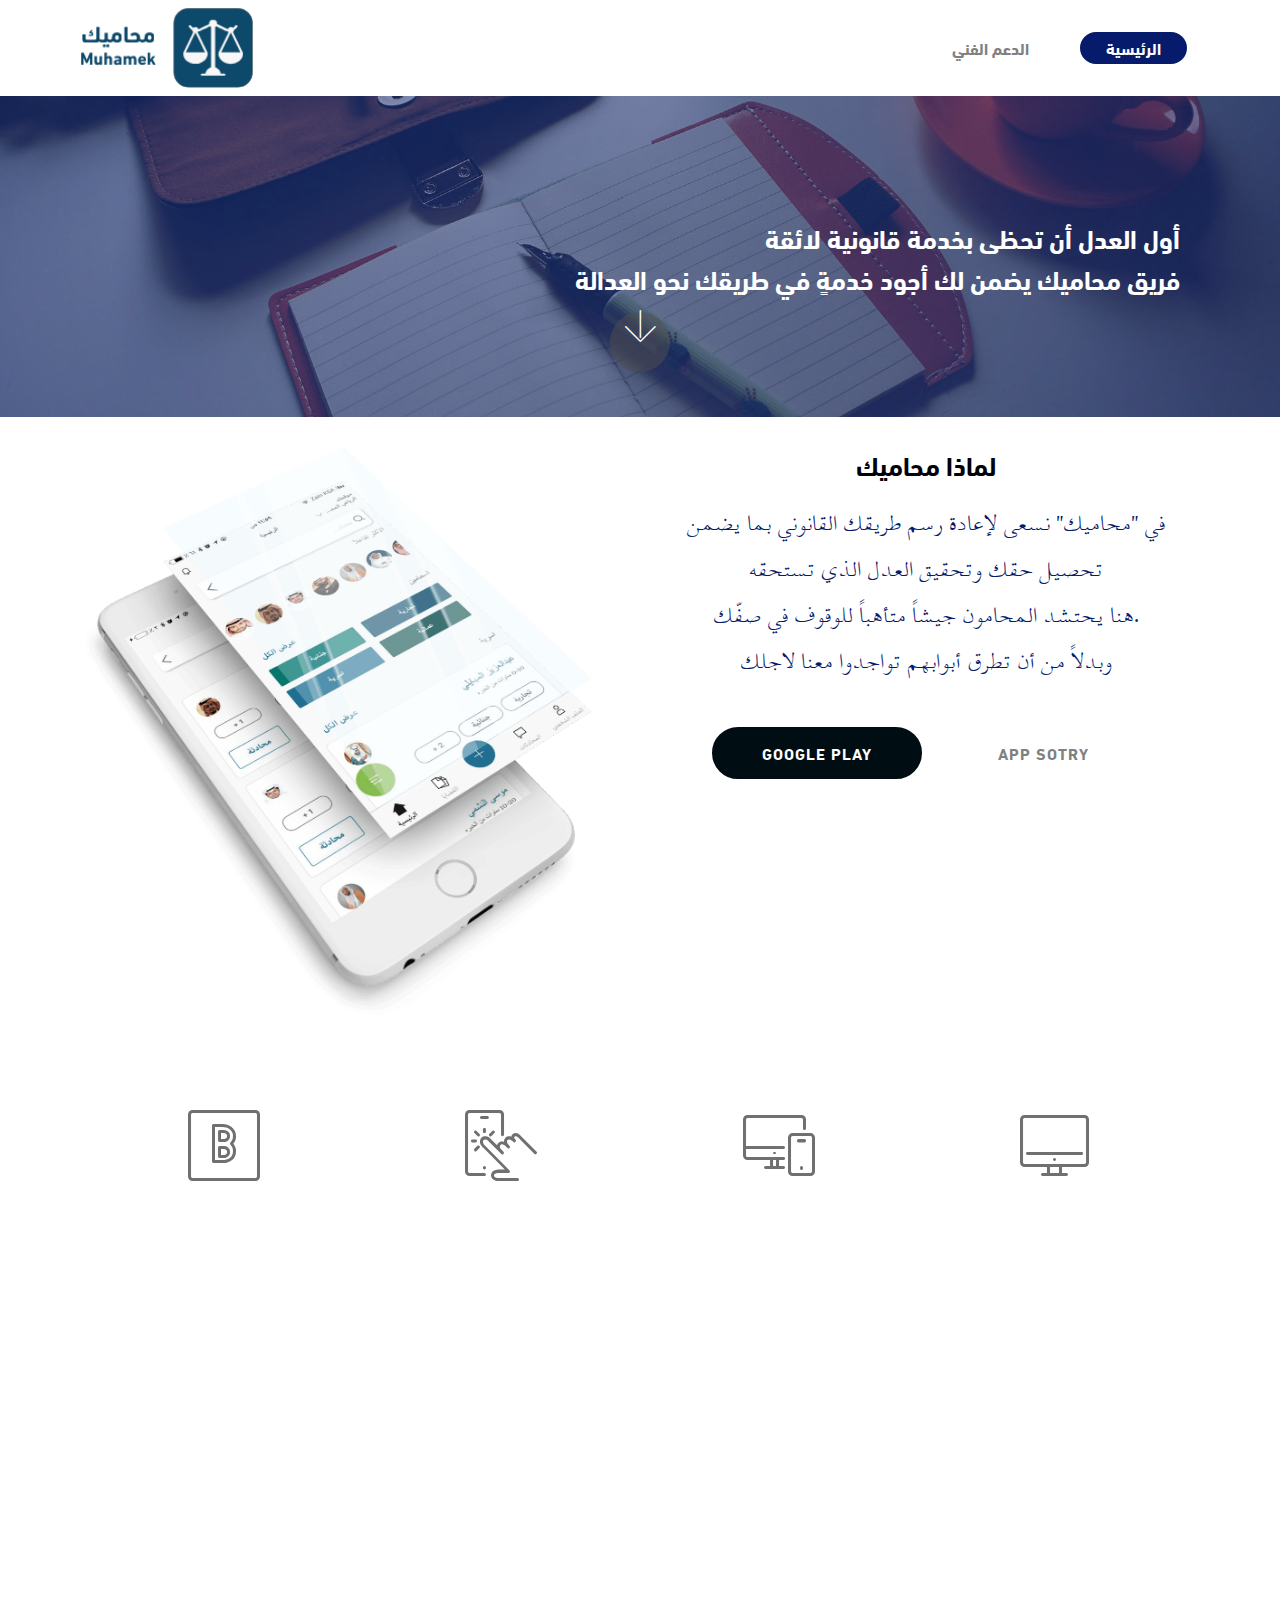
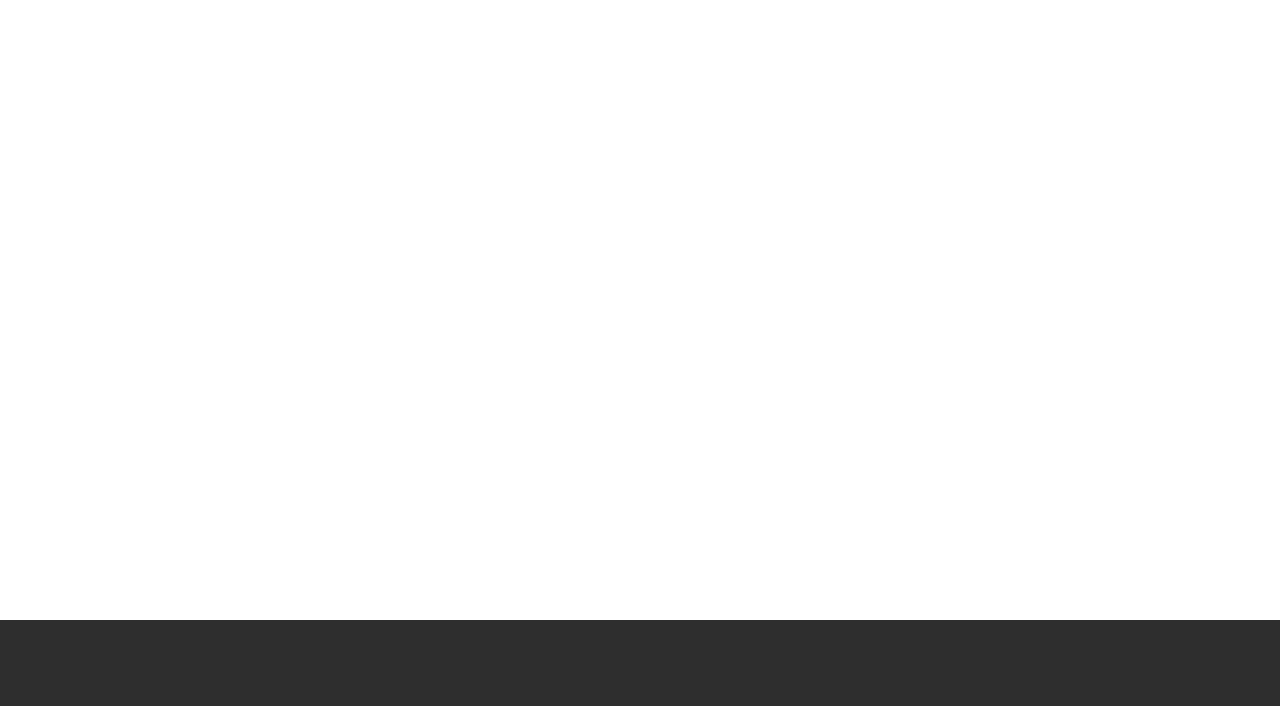
<file: index.html>
<!DOCTYPE html>
<html >
<head>
  <!-- Site made with Mobirise Website Builder v4.8.1, https://mobirise.com -->
  <meta charset="UTF-8">
  <meta http-equiv="X-UA-Compatible" content="IE=edge">
  <meta name="generator" content="Mobirise v4.8.1, mobirise.com">
  <meta name="viewport" content="width=device-width, initial-scale=1, minimum-scale=1">
  <link rel="shortcut icon" href="assets/images/group-3-171x79.png" type="image/x-icon">
  <meta name="description" content="">
  <title>Home</title>
  <link rel="stylesheet" href="assets/web/assets/mobirise-icons/mobirise-icons.css">
  <link rel="stylesheet" href="assets/tether/tether.min.css">
  <link rel="stylesheet" href="assets/soundcloud-plugin/style.css">
  <link rel="stylesheet" href="assets/bootstrap/css/bootstrap.min.css">
  <link rel="stylesheet" href="assets/bootstrap/css/bootstrap-grid.min.css">
  <link rel="stylesheet" href="assets/bootstrap/css/bootstrap-reboot.min.css">
  <link rel="stylesheet" href="assets/dropdown/css/style.css">
  <link rel="stylesheet" href="assets/animatecss/animate.min.css">
  <link rel="stylesheet" href="assets/theme/css/style.css">
  <link href="assets/fonts/style.css" rel="stylesheet">
  <link rel="stylesheet" href="assets/mobirise/css/mbr-additional.css" type="text/css">
  
  
  
</head>
<body>
  <section class="menu cid-r1jO6A1nBb" once="menu" id="menu1-15">

    

    <nav class="navbar navbar-expand beta-menu navbar-dropdown align-items-center navbar-fixed-top navbar-toggleable-sm">
        <button class="navbar-toggler navbar-toggler-right" type="button" data-toggle="collapse" data-target="#navbarSupportedContent" aria-controls="navbarSupportedContent" aria-expanded="false" aria-label="Toggle navigation">
            <div class="hamburger">
                <span></span>
                <span></span>
                <span></span>
                <span></span>
            </div>
        </button>
        <div class="menu-logo">
            <div class="navbar-brand">
                <span class="navbar-logo">
                    <a href="https://easetop.net">
                         <img src="assets/images/group-3-171x79.png" alt="Mobirise" title="" style="height: 5rem;">
                    </a>
                </span>
                
            </div>
        </div>
        <div class="collapse navbar-collapse" id="navbarSupportedContent">
            <ul class="navbar-nav nav-dropdown" data-app-modern-menu="true"><li class="nav-item">
                    <a class="nav-link link text-warning display-4" href="https://mobirise.com">
                        </a>
                </li><li class="nav-item">
                    <a class="nav-link link text-warning display-4" href="https://mobirise.com">
                        </a>
                </li></ul>
            <div class="navbar-buttons mbr-section-btn"><a class="btn btn-sm btn-white display-1" href="https://fateclear.github.io/fateclear/page1.html">الدعم الفني<br>
                    </a> <a class="btn btn-sm btn-secondary display-1" href="https://airtable.com/shrsxSimlbbFp519s">الرئيسية<br>
                    </a></div>
        </div>
    </nav>
</section>

<section class="engine"><a href="https://mobiri.se/c">site builder</a></section><section class="header10 cid-r1jTACei8w" id="header10-1f">

    

    <div class="mbr-overlay" style="opacity: 0.5; background-color: rgb(6, 27, 107);">
    </div>

    <div class="container">
        <div class="media-container-column mbr-white col-lg-8 col-md-10 ml-auto">
            
            
            <p class="mbr-text align-right pb-3 mbr-fonts-style display-2"><br><br>أول العدل أن تحظى بخدمة قانونية لائقة<br>فريق محاميك يضمن لك أجود خدمةٍ في طريقك نحو العدالة<br><br></p>
            
        </div>
    </div>

    <div class="mbr-arrow hidden-sm-down" aria-hidden="true">
        <a href="#next">
            <i class="mbri-down mbr-iconfont"></i>
        </a>
    </div>
</section>

<section class="header3 cid-r1oHZq703N" id="header3-1u">

    

    

    <div class="container">
        <div class="media-container-row">
            <div class="mbr-figure" style="width: 100%;">
                <img src="assets/images/image-22x-1120x1257.png" alt="Mobirise" title="">
            </div>

            <div class="media-content">
                
                <h3 class="mbr-section-subtitle align-left mbr-white mbr-light pb-3 mbr-fonts-style display-2">لماذا محاميك</h3>
                <div class="mbr-section-text mbr-white pb-3 ">
                    <p class="mbr-text mbr-fonts-style display-5">في "محاميك" نسعى لإعادة رسم طريقك القانوني بما يضمن تحصيل حقك وتحقيق العدل الذي تستحقه<br>هنا يحتشد المحامون جيشاً متأهباً للوقوف في صفّك. <br>وبدلاً من أن تطرق أبوابهم تواجدوا معنا لاجلك</p>
                </div>
                <div class="mbr-section-btn"><a class="btn btn-md btn-primary display-4" href="https://play.google.com/store/apps/details?id=fahdaldobian.mohameek&hl=ar">GOOGLE PLAY</a>
                    <a class="btn btn-md btn-white display-4" href="https://itunes.apple.com/sa/app/%D9%85%D8%AD%D8%A7%D9%85%D9%8A%D9%83/id1110029875?mt=8">APP SOTRY</a></div>
            </div>
        </div>
    </div>

</section>

<section class="features6 cid-r1iU84Pwrj" id="features6-d">
    
    

    
    <div class="container">
        <div class="media-container-row">

            <div class="card p-3 col-12 col-md-6 col-lg-3">
                <div class="card-img pb-3">
                    <span class="mbri-bootstrap mbr-iconfont"></span>
                </div>
                <div class="card-box">
                    <h4 class="card-title py-3 mbr-fonts-style display-1">
                        تعاقد مع الأنسب&nbsp;</h4>
                    <p class="mbr-text mbr-fonts-style display-7">لا تحتاج إلى توثيق التعاقدات والمدفوعات من خارج التطبيق، فالتطبيق يقوم بالمهمة آلياً بشكل قانوني ، وبوجود نخبة من المحامين البارعين تأكد بأنك ستجد الأفضل</p>
                </div>
            </div>

            <div class="card p-3 col-12 col-md-6 col-lg-3">
                <div class="card-img pb-3">
                    <span class="mbri-touch mbr-iconfont"></span>
                </div>
                <div class="card-box">
                    <h4 class="card-title py-3 mbr-fonts-style display-1">
                        تواصل مع محاميك</h4>
                    <p class="mbr-text mbr-fonts-style display-7">
                       يمكنك فتح محادثات مع المحامين لاستشارتهم ، تواصل بسهولة مع المحامي الأنسب &nbsp;لك والقريب منك&nbsp;</p>
                </div>
            </div>

            <div class="card p-3 col-12 col-md-6 col-lg-3">
                <div class="card-img pb-3">
                    <span class="mbri-responsive mbr-iconfont"></span>
                </div>
                <div class="card-box">
                    <h4 class="card-title py-3 mbr-fonts-style display-1">تعرف على محاميك</h4>
                    <p class="mbr-text mbr-fonts-style display-7">من خلال الملف الشخصي الخاص بكل محامي تعرف على نوع القضايا التي يعمل عليها وعدد القضايا المنجزة والنشطة</p>
                </div>
            </div>

            <div class="card p-3 col-12 col-md-6 col-lg-3">
                <div class="card-img pb-3">
                    <span class="mbri-desktop mbr-iconfont"></span>
                </div>
                <div class="card-box">
                    <h4 class="card-title py-3 mbr-fonts-style display-1">اطرح قضيتك</h4>
                    <p class="mbr-text mbr-fonts-style display-7">&nbsp;شرحك الدقيق لتفاصيل قضيتك وتحديد ميزانية لها يساعدك استقبال أفضل العروض المناسبة لك</p>
                </div>
            </div>

        </div>

    </div>

</section>

<section class="cid-r1kdDPvS6I" id="video1-1l">

    
    
    <figure class="mbr-figure align-center container">
        <div class="video-block" style="width: 63%;">
            <div><iframe class="mbr-embedded-video" src="https://www.youtube.com/embed/y9wCnWjRG-M?rel=0&amp;amp;showinfo=0&amp;autoplay=0&amp;loop=0" width="1280" height="720" frameborder="0" allowfullscreen></iframe></div>
        </div>
    </figure>
</section>

<section class="mbr-section form3 cid-r1kdVNW8Zc" id="form3-1o">

    

    

    <div class="container">
        <div class="row justify-content-center">
            <div class="title col-12 col-lg-8">
                <h2 class="align-center pb-2 mbr-fonts-style display-2">استمارة الاشتراك</h2>
                <h3 class="mbr-section-subtitle align-center pb-5 mbr-light mbr-fonts-style display-5">اشترك في نشرتنا الإخبارية</h3>
            </div>
        </div>

        <div class="row py-2 justify-content-center">
            <div class="col-12 col-lg-6  col-md-8 " data-form-type="formoid">
                <div data-form-alert="" hidden="">شكراً لرغبتك في الإشتراك </div>
                <form class="mbr-form" action="https://mobirise.com/" method="post" data-form-title="Mobirise Form"><input type="hidden" name="email" data-form-email="true" value="uS7HqYTiyKvBU0hThQ7+yw76y1AfKNHlG/Po3fjTrhSQTy45aKpzcRVbKDK/iAgl9QT4OrPyNy56yl485vP6WwjtU9u0EzVWE+t0D0WrVhtPvAI9+IMkzttT1fsnMe05" data-form-field="Email">
                    <div class="mbr-subscribe input-group">
                        <input class="form-control" type="email" name="email" placeholder="البريد الإلكتروني" data-form-field="Email" required="" id="email-form3-1o">
                        <span class="input-group-btn"><button href="" type="submit" class="btn btn-primary display-4">اشترك</button></span>
                    </div>
                </form>
            </div>
        </div>
    </div>
</section>

<section once="" class="cid-r1kdajYTdB" id="footer6-1k">

    

    

    <div class="container">
        <div class="media-container-row align-center mbr-white">
            <div class="col-12">
                <p class="mbr-text mb-0 mbr-fonts-style display-7">
                    © جميع الحقوق محفوظة لتطبيق محاميك</p>
            </div>
        </div>
    </div>
</section>


  <script src="assets/web/assets/jquery/jquery.min.js"></script>
  <script src="assets/popper/popper.min.js"></script>
  <script src="assets/tether/tether.min.js"></script>
  <script src="assets/bootstrap/js/bootstrap.min.js"></script>
  <script src="assets/smoothscroll/smooth-scroll.js"></script>
  <script src="assets/dropdown/js/script.min.js"></script>
  <script src="assets/touchswipe/jquery.touch-swipe.min.js"></script>
  <script src="assets/viewportchecker/jquery.viewportchecker.js"></script>
  <script src="assets/theme/js/script.js"></script>
  <script src="assets/formoid/formoid.min.js"></script>
  
  
  <input name="animation" type="hidden">
  </body>
</html>
</file>
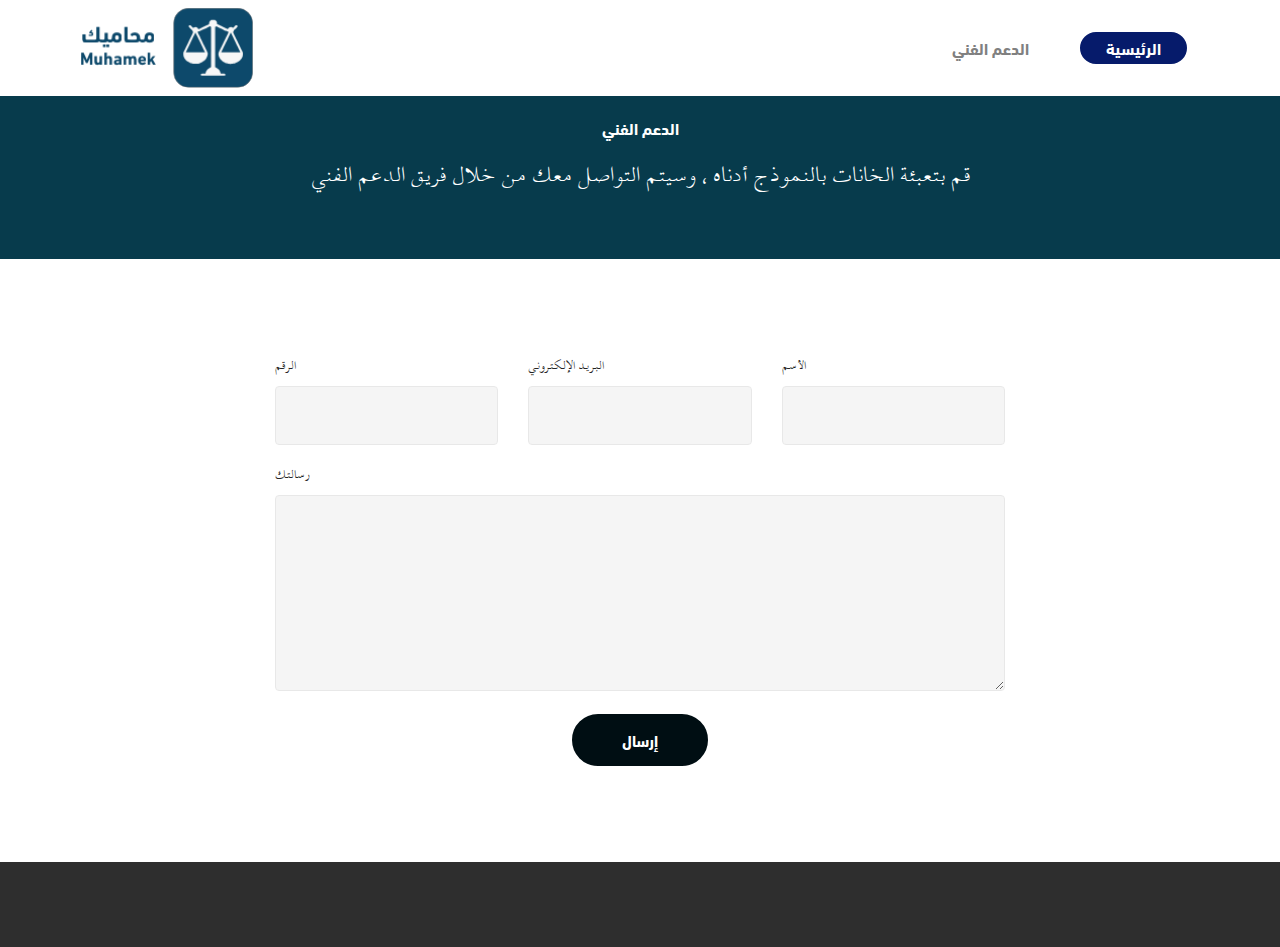
<file: page1.html>
<!DOCTYPE html>
<html >
<head>
  <!-- Site made with Mobirise Website Builder v4.8.1, https://mobirise.com -->
  <meta charset="UTF-8">
  <meta http-equiv="X-UA-Compatible" content="IE=edge">
  <meta name="generator" content="Mobirise v4.8.1, mobirise.com">
  <meta name="viewport" content="width=device-width, initial-scale=1, minimum-scale=1">
  <link rel="shortcut icon" href="assets/images/group-3-171x79.png" type="image/x-icon">
  <meta name="description" content="Web Page Generator Description">
  <title>الدعم الفني</title>
  <link rel="stylesheet" href="assets/tether/tether.min.css">
  <link rel="stylesheet" href="assets/soundcloud-plugin/style.css">
  <link rel="stylesheet" href="assets/bootstrap/css/bootstrap.min.css">
  <link rel="stylesheet" href="assets/bootstrap/css/bootstrap-grid.min.css">
  <link rel="stylesheet" href="assets/bootstrap/css/bootstrap-reboot.min.css">
  <link rel="stylesheet" href="assets/dropdown/css/style.css">
  <link rel="stylesheet" href="assets/animatecss/animate.min.css">
  <link rel="stylesheet" href="assets/theme/css/style.css">
  <link href="assets/fonts/style.css" rel="stylesheet">
  <link rel="stylesheet" href="assets/mobirise/css/mbr-additional.css" type="text/css">
  
  
  
</head>
<body>
  <section class="menu cid-r1iBSrYmSU" once="menu" id="menu1-m">

    

    <nav class="navbar navbar-expand beta-menu navbar-dropdown align-items-center navbar-fixed-top navbar-toggleable-sm">
        <button class="navbar-toggler navbar-toggler-right" type="button" data-toggle="collapse" data-target="#navbarSupportedContent" aria-controls="navbarSupportedContent" aria-expanded="false" aria-label="Toggle navigation">
            <div class="hamburger">
                <span></span>
                <span></span>
                <span></span>
                <span></span>
            </div>
        </button>
        <div class="menu-logo">
            <div class="navbar-brand">
                <span class="navbar-logo">
                    <a href="https://easetop.net">
                         <img src="assets/images/group-3-171x79.png" alt="Mobirise" title="" style="height: 5rem;">
                    </a>
                </span>
                
            </div>
        </div>
        <div class="collapse navbar-collapse" id="navbarSupportedContent">
            <ul class="navbar-nav nav-dropdown" data-app-modern-menu="true"><li class="nav-item">
                    <a class="nav-link link text-warning display-4" href="https://mobirise.com">
                        </a>
                </li><li class="nav-item">
                    <a class="nav-link link text-warning display-4" href="https://mobirise.com">
                        </a>
                </li></ul>
            <div class="navbar-buttons mbr-section-btn"><a class="btn btn-sm btn-white display-1" href="https://fateclear.github.io/fateclear/page1.html">الدعم الفني<br>
                    </a> <a class="btn btn-sm btn-secondary display-1" href="https://airtable.com/shrsxSimlbbFp519s">الرئيسية<br>
                    </a></div>
        </div>
    </nav>
</section>

<section class="engine"><a href="https://mobiri.se/g">build a website</a></section><section class="mbr-section content5 cid-r1jl1kuDuv" id="content5-x">

    

    

    <div class="container">
        <div class="media-container-row">
            <div class="title col-12 col-md-8">
                <h2 class="align-center mbr-bold mbr-white pb-3 mbr-fonts-style display-1">الدعم الفني</h2>
                <h3 class="mbr-section-subtitle align-center mbr-light mbr-white pb-3 mbr-fonts-style display-5">قم بتعبئة الخانات بالنموذج أدناه ، وسيتم التواصل معك من خلال فريق الدعم الفني<div><br></div></h3>
                
                
            </div>
        </div>
    </div>
</section>

<section class="mbr-section form1 cid-r1jgutZJjJ" id="form1-n">

    

    
    <div class="container">
        <div class="row justify-content-center">
            <div class="title col-12 col-lg-8">
                
                <h3 class="mbr-section-subtitle align-center mbr-light pb-3 mbr-fonts-style display-5"><div><br></div></h3>
            </div>
        </div>
    </div>
    <div class="container">
        <div class="row justify-content-center">
            <div class="media-container-column col-lg-8" data-form-type="formoid">
                    <div data-form-alert="" hidden="">
                        Thanks for filling out the form!
                    </div>
            
                    <form class="mbr-form" action="https://mobirise.com/" method="post" data-form-title="Mobirise Form"><input type="hidden" name="email" data-form-email="true" value="DspQlf8Woy9/7hJQjsx2BbFc+ccZ1O1lS4gXm3qHIYiN8WF/ZFYNjXtXGfspDE/xY/FnSxm4vr0XpNHBHkj+/g8Fpb0XxrEfblqsYqYIz/iGYADDGk2MCqqKge3cWeCa" data-form-field="Email">
                        <div class="row row-sm-offset">
                            <div class="col-md-4 multi-horizontal" data-for="name">
                                <div class="form-group">
                                    <label class="form-control-label mbr-fonts-style display-7" for="name-form1-n">الرقم</label>
                                    <input type="text" class="form-control" name="name" data-form-field="Name" required="" id="name-form1-n">
                                </div>
                            </div>
                            <div class="col-md-4 multi-horizontal" data-for="email">
                                <div class="form-group">
                                    <label class="form-control-label mbr-fonts-style display-7" for="email-form1-n">البريد الإلكتروني</label>
                                    <input type="email" class="form-control" name="email" data-form-field="Email" required="" id="email-form1-n">
                                </div>
                            </div>
                            <div class="col-md-4 multi-horizontal" data-for="phone">
                                <div class="form-group">
                                    <label class="form-control-label mbr-fonts-style display-7" for="phone-form1-n">الأسم</label>
                                    <input type="tel" class="form-control" name="phone" data-form-field="Phone" id="phone-form1-n">
                                </div>
                            </div>
                        </div>
                        <div class="form-group" data-for="message">
                            <label class="form-control-label mbr-fonts-style display-7" for="message-form1-n">رسالتك</label>
                            <textarea type="text" class="form-control" name="message" rows="7" data-form-field="Message" id="message-form1-n"></textarea>
                        </div>
            
                        <span class="input-group-btn"><button href="" type="submit" class="btn btn-primary btn-form display-4">إرسال</button></span>
                    </form>
            </div>
        </div>
    </div>
</section>

<section once="" class="cid-r1jkEwNr6H" id="footer6-w">

    

    

    <div class="container">
        <div class="media-container-row align-center mbr-white">
            <div class="col-12">
                <p class="mbr-text mb-0 mbr-fonts-style display-7">
                    © جميع الحقوق محفوظة لتطبيق محاميك</p>
            </div>
        </div>
    </div>
</section>


  <script src="assets/web/assets/jquery/jquery.min.js"></script>
  <script src="assets/popper/popper.min.js"></script>
  <script src="assets/tether/tether.min.js"></script>
  <script src="assets/bootstrap/js/bootstrap.min.js"></script>
  <script src="assets/smoothscroll/smooth-scroll.js"></script>
  <script src="assets/dropdown/js/script.min.js"></script>
  <script src="assets/touchswipe/jquery.touch-swipe.min.js"></script>
  <script src="assets/viewportchecker/jquery.viewportchecker.js"></script>
  <script src="assets/theme/js/script.js"></script>
  <script src="assets/formoid/formoid.min.js"></script>
  
  
  <input name="animation" type="hidden">
  </body>
</html>
</file>
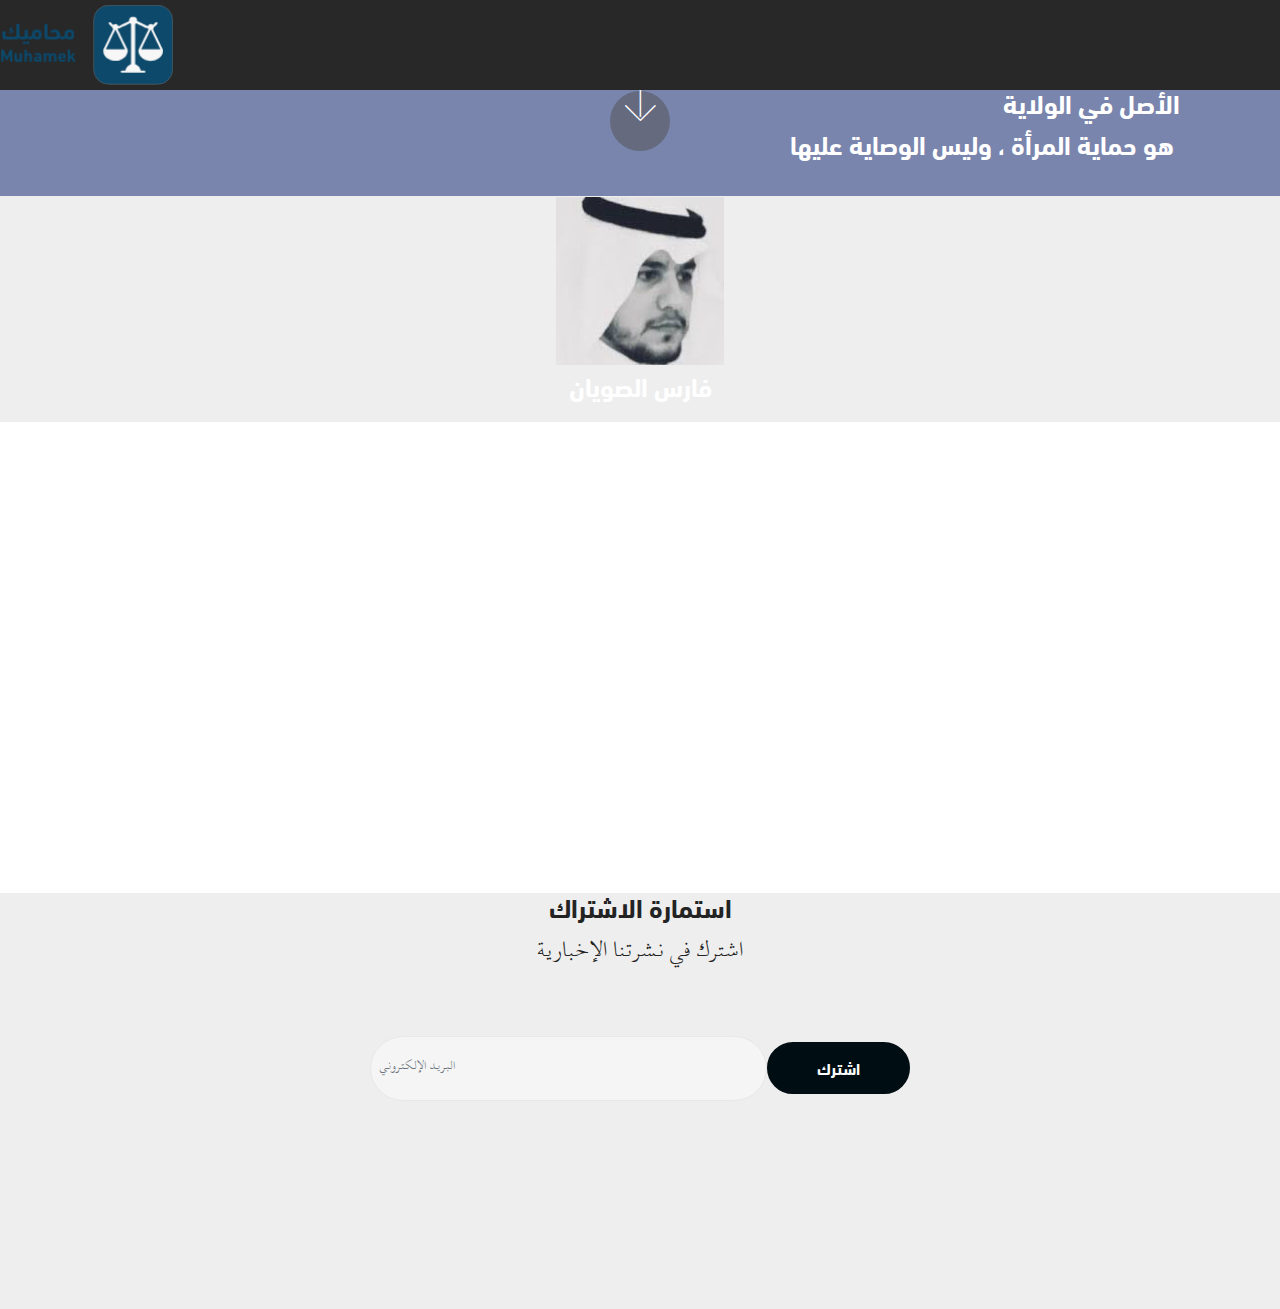
<file: page10.html>
<!DOCTYPE html>
<html >
<head>
  <!-- Site made with Mobirise Website Builder v4.8.1, https://mobirise.com -->
  <meta charset="UTF-8">
  <meta http-equiv="X-UA-Compatible" content="IE=edge">
  <meta name="generator" content="Mobirise v4.8.1, mobirise.com">
  <meta name="viewport" content="width=device-width, initial-scale=1, minimum-scale=1">
  <link rel="shortcut icon" href="assets/images/group-3-171x79.png" type="image/x-icon">
  <meta name="description" content="Website Builder Description">
  <title>فارس الصويان - الرسوم الجديدة للتأشيرات وللمخالفات المرورية</title>
  <link rel="stylesheet" href="assets/web/assets/mobirise-icons/mobirise-icons.css">
  <link rel="stylesheet" href="assets/tether/tether.min.css">
  <link rel="stylesheet" href="assets/soundcloud-plugin/style.css">
  <link rel="stylesheet" href="assets/bootstrap/css/bootstrap.min.css">
  <link rel="stylesheet" href="assets/bootstrap/css/bootstrap-grid.min.css">
  <link rel="stylesheet" href="assets/bootstrap/css/bootstrap-reboot.min.css">
  <link rel="stylesheet" href="assets/dropdown/css/style.css">
  <link rel="stylesheet" href="assets/socicon/css/styles.css">
  <link rel="stylesheet" href="assets/animatecss/animate.min.css">
  <link rel="stylesheet" href="assets/theme/css/style.css">
  <link href="assets/fonts/style.css" rel="stylesheet">
  <link rel="stylesheet" href="assets/mobirise/css/mbr-additional.css" type="text/css">
  
  
  
</head>
<body>
  <section class="menu cid-r1rdlJSS0W" once="menu" id="menu1-3k">

    

    <nav class="navbar navbar-expand beta-menu navbar-dropdown align-items-center collapsed">
        <button class="navbar-toggler navbar-toggler-right" type="button" data-toggle="collapse" data-target="#navbarSupportedContent" aria-controls="navbarSupportedContent" aria-expanded="false" aria-label="Toggle navigation">
            <div class="hamburger">
                <span></span>
                <span></span>
                <span></span>
                <span></span>
            </div>
        </button>
        <div class="menu-logo">
            <div class="navbar-brand">
                <span class="navbar-logo">
                    <a href="https://easetop.net">
                         <img src="assets/images/group-3-171x79.png" alt="Mobirise" title="" style="height: 5rem;">
                    </a>
                </span>
                
            </div>
        </div>
        <div class="collapse navbar-collapse" id="navbarSupportedContent">
            
            
        </div>
    </nav>
</section>

<section class="engine"><a href="https://mobiri.se/w">html5 templates</a></section><section class="header10 cid-r1rdlLfRP4" id="header10-3l">

    

    <div class="mbr-overlay" style="opacity: 0.5; background-color: rgb(6, 27, 107);">
    </div>

    <div class="container">
        <div class="media-container-column mbr-white col-lg-8 col-md-10 ml-auto">
            
            
            <p class="mbr-text align-right pb-3 mbr-fonts-style display-2"><br><br>الأصل في الولاية <br>هو حماية المرأة ، وليس الوصاية عليها&nbsp;</p>
            
        </div>
    </div>

    <div class="mbr-arrow hidden-sm-down" aria-hidden="true">
        <a href="#next">
            <i class="mbri-down mbr-iconfont"></i>
        </a>
    </div>
</section>

<section class="testimonials5 cid-r1rdlMdgxU" id="testimonials5-3m">

    

    
    <div class="container">
        <div class="media-container-row">
            <div class="title col-12 align-center">
                
                
            </div>
        </div>
    </div>

    <div class="container">
        <div class="media-container-column">
            

            
        <div class="mbr-testimonial align-center col-12 col-md-10">
                <div class="panel-item">
                    <div class="card-block">
                        <div class="testimonial-photo">
                            <img src="assets/images/-225x225.jpg" alt="" title="">
                        </div>
                        <p class="mbr-text mbr-fonts-style mbr-white display-2">فارس الصويان</p>
                    </div>
                    
                </div>
            </div></div>
    </div>   
</section>

<section class="mbr-gallery mbr-section mbr-section--no-padding mbr-soundcloud-container" id="soundcloud2-3n" data-rv-view="3706" style="background-color: rgb(255, 255, 255); padding-top: 1.5rem; padding-bottom: 3rem;">
    <!-- Gallery -->
    <div class="mbr-section__container mbr-gallery-layout-article addons-container addons-row">
            <div class=" addons-container-inner">
                <figure class="mbr-figure mbr-figure--wysiwyg mbr-figure--full-width mbr-figure--caption-outside-bottom">
                    <iframe class="mbr-embedded-video" frameborder="0" allowfullscreen="" src="https://w.soundcloud.com/player/?url=http%3A%2F%2Fapi.soundcloud.com%2Ftracks%2F278222439&amp;amp;auto_play=true&amp;amp;hide_related=false&amp;amp;show_comments=true&amp;amp;show_user=true&amp;amp;show_reposts=false&amp;amp;visual=true"></iframe>
                </figure>
            </div>
        <div class="clearfix"></div>
    </div>
</section>

<section class="mbr-section form3 cid-r1rdlNHL65" id="form3-3o">

    

    

    <div class="container">
        <div class="row justify-content-center">
            <div class="title col-12 col-lg-8">
                <h2 class="align-center pb-2 mbr-fonts-style display-2">استمارة الاشتراك</h2>
                <h3 class="mbr-section-subtitle align-center pb-5 mbr-light mbr-fonts-style display-5">اشترك في نشرتنا الإخبارية</h3>
            </div>
        </div>

        <div class="row py-2 justify-content-center">
            <div class="col-12 col-lg-6  col-md-8 " data-form-type="formoid">
                <div data-form-alert="" hidden="">شكراً لرغبتك في الإشتراك </div>
                <form class="mbr-form" action="https://mobirise.com/" method="post" data-form-title="Mobirise Form"><input type="hidden" name="email" data-form-email="true" value="kNZ1/iZhTYFbCODMX7ZBCT/4qCJolJ9AVgLScM9SlvzU/RCaMKWE/OvrH4lO2Cri+7DB3S5yaBjQ2V7kfRx0LrO3mtm0NBP0JJTc8zzl7ADC5uhU2SJAQdP81Oe282QN" data-form-field="Email">
                    <div class="mbr-subscribe input-group">
                        <input class="form-control" type="email" name="email" placeholder="البريد الإلكتروني" data-form-field="Email" required="" id="email-form3-3o">
                        <span class="input-group-btn"><button href="" type="submit" class="btn btn-primary display-4">اشترك</button></span>
                    </div>
                </form>
            </div>
        </div>
    </div>
</section>

<section once="" class="cid-r1rdlOxCxC" id="footer7-3p">

    

    

    <div class="container">
        <div class="media-container-row align-center mbr-white">
            <div class="row row-links">
                <ul class="foot-menu">
                    
                    
                    
                    
                    
                <li class="foot-menu-item mbr-fonts-style display-7">الدعم<a href="page1.html"> </a><a href="page1.html">الفني</a></li><li class="foot-menu-item mbr-fonts-style display-7"><a href="page2.html">إثراء</a></li><li class="foot-menu-item mbr-fonts-style display-7"><a href="index.html">الرئيسية</a></li></ul>
            </div>
            <div class="row social-row">
                <div class="social-list align-right pb-2">
                    
                    
                    
                    
                    
                    
                <div class="soc-item">
                        <a href="https://twitter.com/muhameek?lang=ar" target="_blank">
                            <span class="mbr-iconfont mbr-iconfont-social socicon-twitter socicon"></span>
                        </a>
                    </div><div class="soc-item">
                        <a href="https://twitter.com/muhameek?lang=ar" target="_blank">
                            <span class="mbr-iconfont mbr-iconfont-social socicon-instagram socicon"></span>
                        </a>
                    </div><div class="soc-item">
                        <a href="https://twitter.com/muhameek?lang=ar" target="_blank">
                            <span class="mbr-iconfont mbr-iconfont-social socicon-facebook socicon"></span>
                        </a>
                    </div><div class="soc-item">
                        <a href="https://twitter.com/muhameek?lang=ar" target="_blank">
                            <span class="mbr-iconfont mbr-iconfont-social socicon-youtube socicon"></span>
                        </a>
                    </div><div class="soc-item">
                        <a href="https://twitter.com/muhameek?lang=ar" target="_blank">
                            <span class="mbr-iconfont mbr-iconfont-social socicon-soundcloud socicon"></span>
                        </a>
                    </div><div class="soc-item">
                        <a href="https://twitter.com/muhameek?lang=ar" target="_blank">
                            <span class="mbr-iconfont mbr-iconfont-social socicon-whatsapp socicon"></span>
                        </a>
                    </div><div class="soc-item">
                        <a href="https://twitter.com/muhameek?lang=ar" target="_blank">
                            <span class="mbr-iconfont mbr-iconfont-social socicon-snapchat socicon"></span>
                        </a>
                    </div><div class="soc-item">
                        <a href="https://twitter.com/muhameek?lang=ar" target="_blank">
                            <span class="mbr-iconfont mbr-iconfont-social socicon-telegram socicon"></span>
                        </a>
                    </div></div>
            </div>
            <div class="row row-copirayt">
                <p class="mbr-text mb-0 mbr-fonts-style mbr-white align-center display-7">جميع الحقوق محفوظة لتطبيق محاميك</p>
            </div>
        </div>
    </div>
</section>


  <script src="assets/web/assets/jquery/jquery.min.js"></script>
  <script src="assets/popper/popper.min.js"></script>
  <script src="assets/tether/tether.min.js"></script>
  <script src="assets/bootstrap/js/bootstrap.min.js"></script>
  <script src="assets/dropdown/js/script.min.js"></script>
  <script src="assets/touchswipe/jquery.touch-swipe.min.js"></script>
  <script src="assets/viewportchecker/jquery.viewportchecker.js"></script>
  <script src="assets/smoothscroll/smooth-scroll.js"></script>
  <script src="assets/theme/js/script.js"></script>
  <script src="assets/formoid/formoid.min.js"></script>
  
  
  <input name="animation" type="hidden">
  </body>
</html>
</file>
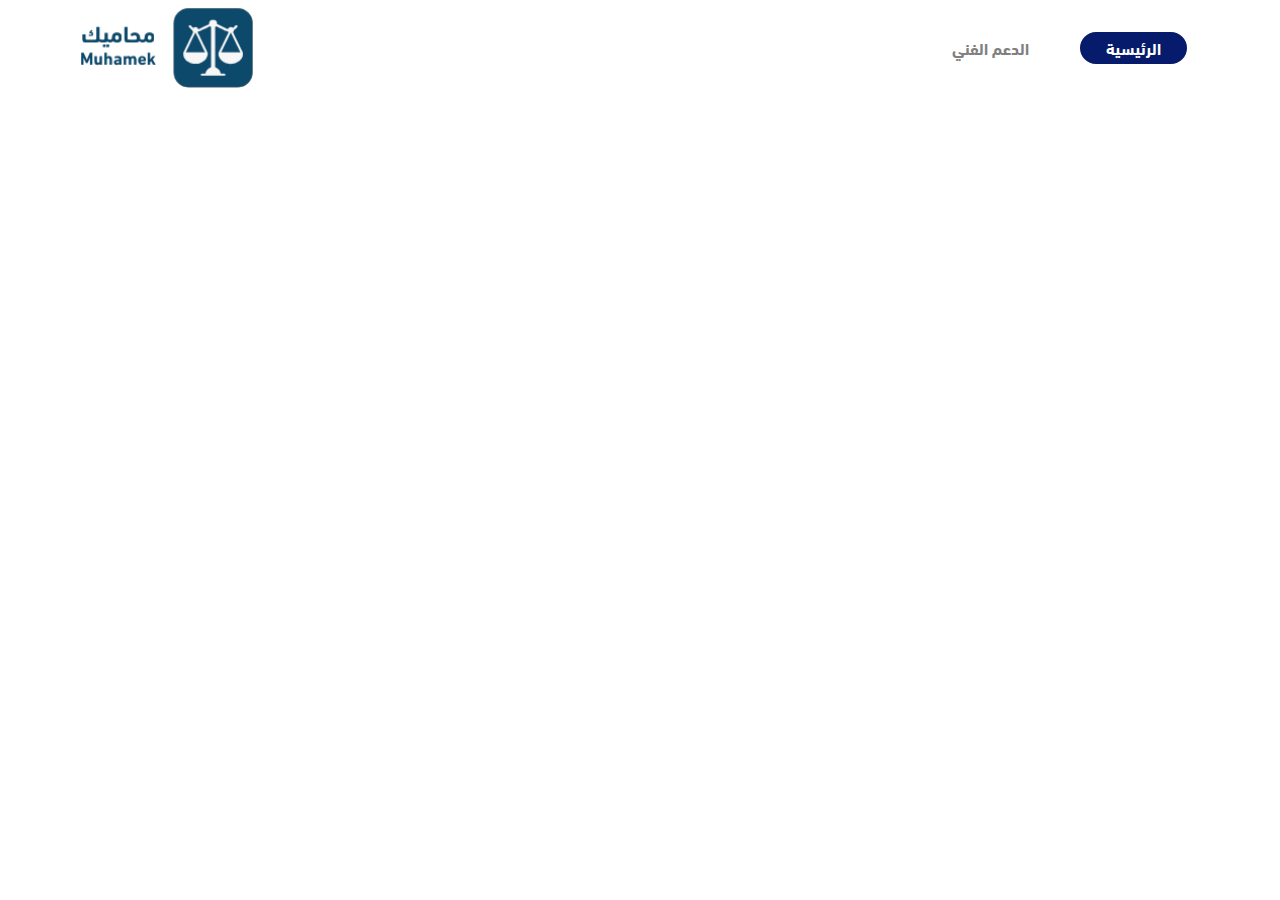
<file: page2.html>
<!DOCTYPE html>
<html >
<head>
  <!-- Site made with Mobirise Website Builder v4.8.1, https://mobirise.com -->
  <meta charset="UTF-8">
  <meta http-equiv="X-UA-Compatible" content="IE=edge">
  <meta name="generator" content="Mobirise v4.8.1, mobirise.com">
  <meta name="viewport" content="width=device-width, initial-scale=1, minimum-scale=1">
  <link rel="shortcut icon" href="assets/images/group-3-171x79.png" type="image/x-icon">
  <meta name="description" content="Web Site Creator Description">
  <title>Page 2</title>
  <link rel="stylesheet" href="assets/tether/tether.min.css">
  <link rel="stylesheet" href="assets/bootstrap/css/bootstrap.min.css">
  <link rel="stylesheet" href="assets/bootstrap/css/bootstrap-grid.min.css">
  <link rel="stylesheet" href="assets/bootstrap/css/bootstrap-reboot.min.css">
  <link rel="stylesheet" href="assets/soundcloud-plugin/style.css">
  <link rel="stylesheet" href="assets/animatecss/animate.min.css">
  <link rel="stylesheet" href="assets/dropdown/css/style.css">
  <link rel="stylesheet" href="assets/theme/css/style.css">
  <link href="assets/fonts/style.css" rel="stylesheet">
  <link rel="stylesheet" href="assets/mobirise/css/mbr-additional.css" type="text/css">
  
  
  
</head>
<body>
  <section class="menu cid-r1iBSrYmSU" once="menu" id="menu1-11">

    

    <nav class="navbar navbar-expand beta-menu navbar-dropdown align-items-center navbar-fixed-top navbar-toggleable-sm">
        <button class="navbar-toggler navbar-toggler-right" type="button" data-toggle="collapse" data-target="#navbarSupportedContent" aria-controls="navbarSupportedContent" aria-expanded="false" aria-label="Toggle navigation">
            <div class="hamburger">
                <span></span>
                <span></span>
                <span></span>
                <span></span>
            </div>
        </button>
        <div class="menu-logo">
            <div class="navbar-brand">
                <span class="navbar-logo">
                    <a href="https://easetop.net">
                         <img src="assets/images/group-3-171x79.png" alt="Mobirise" title="" style="height: 5rem;">
                    </a>
                </span>
                
            </div>
        </div>
        <div class="collapse navbar-collapse" id="navbarSupportedContent">
            <ul class="navbar-nav nav-dropdown" data-app-modern-menu="true"><li class="nav-item">
                    <a class="nav-link link text-warning display-4" href="https://mobirise.com">
                        </a>
                </li><li class="nav-item">
                    <a class="nav-link link text-warning display-4" href="https://mobirise.com">
                        </a>
                </li></ul>
            <div class="navbar-buttons mbr-section-btn"><a class="btn btn-sm btn-white display-1" href="https://fateclear.github.io/fateclear/page1.html">الدعم الفني<br>
                    </a> <a class="btn btn-sm btn-secondary display-1" href="https://airtable.com/shrsxSimlbbFp519s">الرئيسية<br>
                    </a></div>
        </div>
    </nav>
</section>


  <section class="engine"><a href="https://mobiri.se/n">free simple website templates</a></section><script src="assets/web/assets/jquery/jquery.min.js"></script>
  <script src="assets/popper/popper.min.js"></script>
  <script src="assets/tether/tether.min.js"></script>
  <script src="assets/bootstrap/js/bootstrap.min.js"></script>
  <script src="assets/viewportchecker/jquery.viewportchecker.js"></script>
  <script src="assets/dropdown/js/script.min.js"></script>
  <script src="assets/touchswipe/jquery.touch-swipe.min.js"></script>
  <script src="assets/smoothscroll/smooth-scroll.js"></script>
  <script src="assets/theme/js/script.js"></script>
  
  
  <input name="animation" type="hidden">
  </body>
</html>
</file>
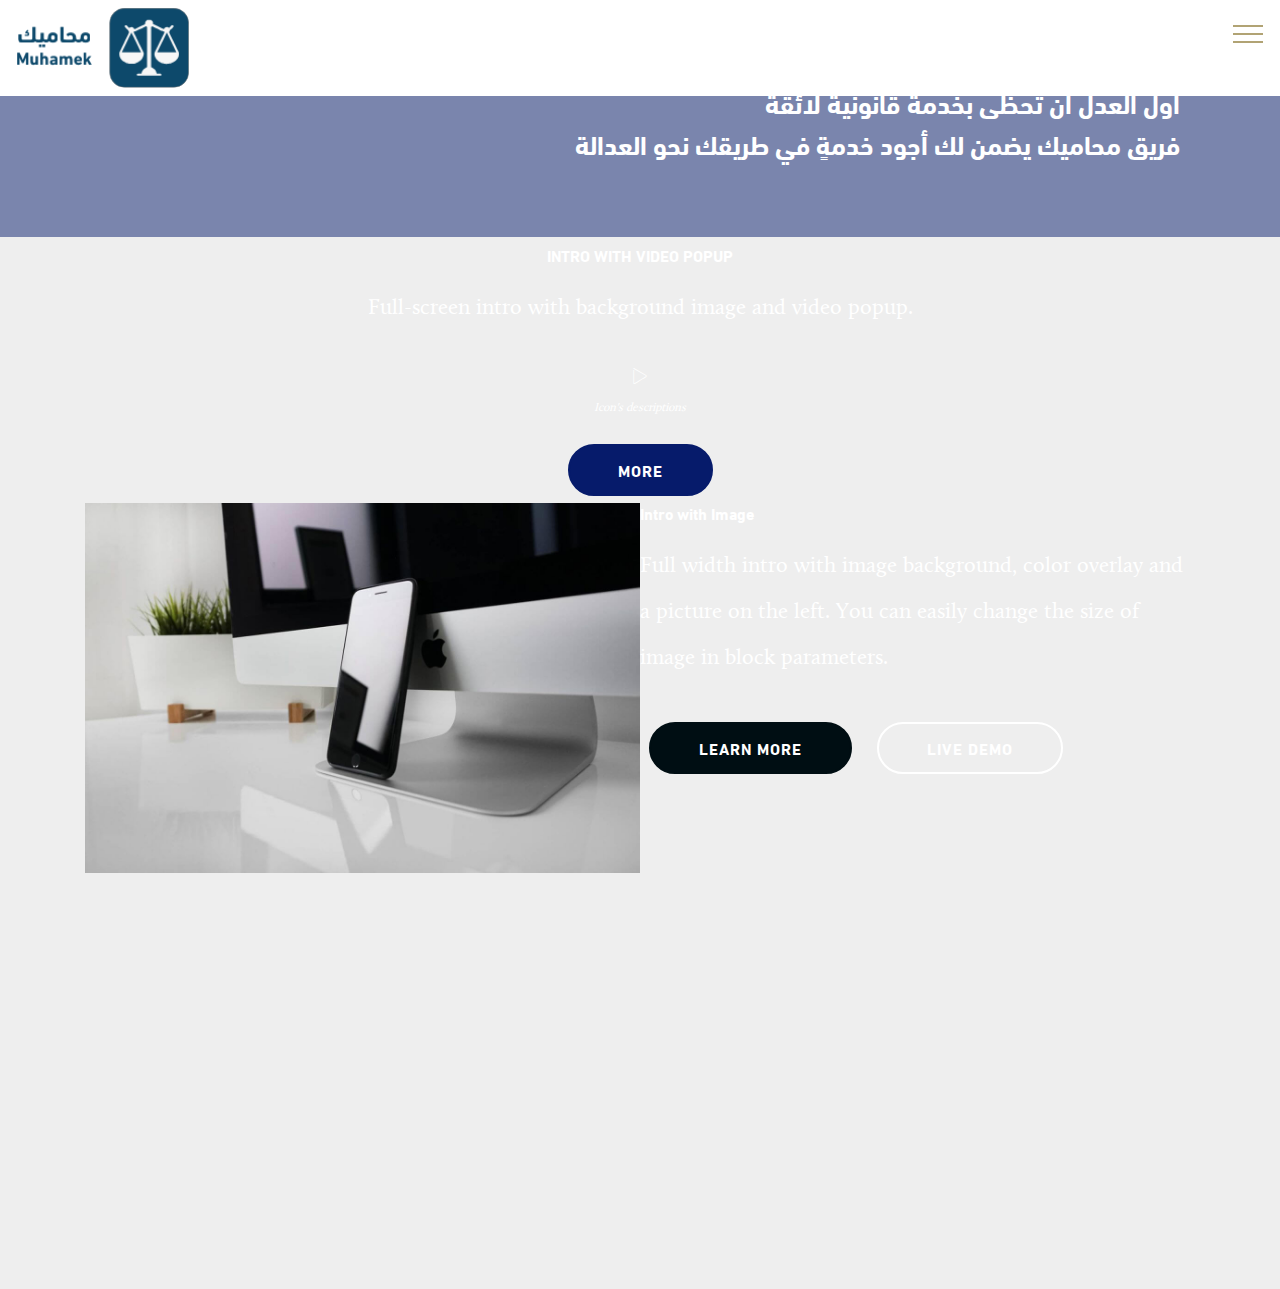
<file: page3.html>
<!DOCTYPE html>
<html >
<head>
  <!-- Site made with Mobirise Website Builder v4.8.1, https://mobirise.com -->
  <meta charset="UTF-8">
  <meta http-equiv="X-UA-Compatible" content="IE=edge">
  <meta name="generator" content="Mobirise v4.8.1, mobirise.com">
  <meta name="viewport" content="width=device-width, initial-scale=1, minimum-scale=1">
  <link rel="shortcut icon" href="assets/images/group-3-171x79.png" type="image/x-icon">
  <meta name="description" content="Web Page Maker Description">
  <title>Page 3</title>
  <link rel="stylesheet" href="assets/web/assets/mobirise-icons/mobirise-icons.css">
  <link rel="stylesheet" href="assets/tether/tether.min.css">
  <link rel="stylesheet" href="assets/soundcloud-plugin/style.css">
  <link rel="stylesheet" href="assets/bootstrap/css/bootstrap.min.css">
  <link rel="stylesheet" href="assets/bootstrap/css/bootstrap-grid.min.css">
  <link rel="stylesheet" href="assets/bootstrap/css/bootstrap-reboot.min.css">
  <link rel="stylesheet" href="assets/dropdown/css/style.css">
  <link rel="stylesheet" href="assets/socicon/css/styles.css">
  <link rel="stylesheet" href="assets/animatecss/animate.min.css">
  <link rel="stylesheet" href="assets/theme/css/style.css">
  <link href="assets/fonts/style.css" rel="stylesheet">
  <link rel="stylesheet" href="assets/mobirise/css/mbr-additional.css" type="text/css">
  
  
  
</head>
<body>
  <section class="menu cid-r1jO6A1nBb" once="menu" id="menu1-28">

    

    <nav class="navbar navbar-expand beta-menu navbar-dropdown align-items-center collapsed">
        <button class="navbar-toggler navbar-toggler-right" type="button" data-toggle="collapse" data-target="#navbarSupportedContent" aria-controls="navbarSupportedContent" aria-expanded="false" aria-label="Toggle navigation">
            <div class="hamburger">
                <span></span>
                <span></span>
                <span></span>
                <span></span>
            </div>
        </button>
        <div class="menu-logo">
            <div class="navbar-brand">
                <span class="navbar-logo">
                    <a href="https://easetop.net">
                         <img src="assets/images/group-3-171x79.png" alt="Mobirise" title="" style="height: 5rem;">
                    </a>
                </span>
                
            </div>
        </div>
        <div class="collapse navbar-collapse" id="navbarSupportedContent">
            
            
        </div>
    </nav>
</section>

<section class="engine"><a href="https://mobiri.se/i">website creation software</a></section><section class="header10 cid-r1pM07GvEv" id="header10-2c">

    

    <div class="mbr-overlay" style="opacity: 0.5; background-color: rgb(6, 27, 107);">
    </div>

    <div class="container">
        <div class="media-container-column mbr-white col-lg-8 col-md-10 ml-auto">
            
            
            <p class="mbr-text align-right pb-3 mbr-fonts-style display-2"><br><br>أول العدل أن تحظى بخدمة قانونية لائقة<br>فريق محاميك يضمن لك أجود خدمةٍ في طريقك نحو العدالة<br><br></p>
            
        </div>
    </div>

    
</section>

<section class="header8 cid-r1pLRWNPDd" id="header8-2b">

    

    

    <div class="container align-center">
        <div class="row justify-content-md-center">
            <div class="mbr-white col-md-10">
                <h1 class="mbr-section-title align-center py-2 mbr-bold mbr-fonts-style display-1">
                        INTRO WITH VIDEO POPUP
                </h1>
                <p class="mbr-text align-center py-2 mbr-fonts-style display-5">
                        Full-screen intro with background image and video popup.
                </p>
                <div class="mbr-media show-modal align-center py-2" data-modal=".modalWindow">
                         <span class="mbri-play mbr-iconfont"></span>
                </div>
                <div class="icon-description align-center font-italic pb-3 mbr-fonts-style display-7">
                        Icon's descriptions
                </div>
                <div class="mbr-section-btn text-center">
                     <a class="btn btn-md btn-secondary display-4" href="https://mobirise.com">MORE</a>
                </div>
            </div>
        </div>
    </div>
    <div>
        <div class="modalWindow" style="display: none;">
            <div class="modalWindow-container">
                <div class="modalWindow-video-container">
                    <div class="modalWindow-video">
                        <iframe width="100%" height="100%" frameborder="0" allowfullscreen="1" data-src="https://www.youtube.com/watch?v=jBy1PM0UWXQ&amp;list=UUvvSiDkdDycIUZobm1aH9kg&amp;index=2"></iframe>
                    </div>
                    <a class="close" role="button" data-dismiss="modal">
                        <span aria-hidden="true" class="mbri-close mbr-iconfont closeModal"></span>
                        <span class="sr-only">Close</span>
                    </a>
                </div>
            </div>
        </div>
    </div>
</section>

<section class="header3 cid-r1pLbeKdVk mbr-parallax-background" id="header3-2a">

    

    

    <div class="container">
        <div class="media-container-row">
            <div class="mbr-figure" style="width: 100%;">
                <img src="assets/images/01.jpg" alt="Mobirise">
            </div>

            <div class="media-content">
                <h1 class="mbr-section-title mbr-white pb-3 mbr-fonts-style display-1">
                    Intro with Image
                </h1>
                
                <div class="mbr-section-text mbr-white pb-3 ">
                    <p class="mbr-text mbr-fonts-style display-5">
                        Full width intro with image background, color overlay and a picture on the left. You can easily change the size of image in block parameters.
                    </p>
                </div>
                <div class="mbr-section-btn">
                    <a class="btn btn-md btn-primary display-4" href="https://mobirise.com">LEARN MORE</a>
                    <a class="btn btn-md btn-white-outline display-4" href="https://mobirise.com">LIVE DEMO</a>
                </div>
            </div>
        </div>
    </div>

</section>

<section class="mbr-section form3 cid-r1pMDa5nL7" id="form3-2e">

    

    

    <div class="container">
        <div class="row justify-content-center">
            <div class="title col-12 col-lg-8">
                <h2 class="align-center pb-2 mbr-fonts-style display-2">استمارة الاشتراك</h2>
                <h3 class="mbr-section-subtitle align-center pb-5 mbr-light mbr-fonts-style display-5">اشترك في نشرتنا الإخبارية</h3>
            </div>
        </div>

        <div class="row py-2 justify-content-center">
            <div class="col-12 col-lg-6  col-md-8 " data-form-type="formoid">
                <div data-form-alert="" hidden="">شكراً لرغبتك في الإشتراك </div>
                <form class="mbr-form" action="https://mobirise.com/" method="post" data-form-title="Mobirise Form"><input type="hidden" name="email" data-form-email="true" value="y6+Na78tdwidK8fIEY+d5hA/h91cgVgQ85AfvricpM4I4x1HlL9USzA1SNkETYzyHPqT0fsb8yrUB23twEo5O8c+9vebdq5buzy32fcrvk5xPb4YlMql2q+yXaFL74c5" data-form-field="Email">
                    <div class="mbr-subscribe input-group">
                        <input class="form-control" type="email" name="email" placeholder="البريد الإلكتروني" data-form-field="Email" required="" id="email-form3-2e">
                        <span class="input-group-btn"><button href="" type="submit" class="btn btn-primary display-4">اشترك</button></span>
                    </div>
                </form>
            </div>
        </div>
    </div>
</section>

<section once="" class="cid-r1pJOsQ3G3" id="footer7-29">

    

    

    <div class="container">
        <div class="media-container-row align-center mbr-white">
            <div class="row row-links">
                <ul class="foot-menu">
                    
                    
                    
                    
                    
                <li class="foot-menu-item mbr-fonts-style display-7">الدعم<a href="page1.html"> </a><a href="page1.html">الفني</a></li><li class="foot-menu-item mbr-fonts-style display-7"><a href="page2.html">إثراء</a></li><li class="foot-menu-item mbr-fonts-style display-7"><a href="index.html">الرئيسية</a></li></ul>
            </div>
            <div class="row social-row">
                <div class="social-list align-right pb-2">
                    
                    
                    
                    
                    
                    
                <div class="soc-item">
                        <a href="https://twitter.com/muhameek?lang=ar" target="_blank">
                            <span class="mbr-iconfont mbr-iconfont-social socicon-twitter socicon"></span>
                        </a>
                    </div><div class="soc-item">
                        <a href="https://twitter.com/muhameek?lang=ar" target="_blank">
                            <span class="mbr-iconfont mbr-iconfont-social socicon-instagram socicon"></span>
                        </a>
                    </div><div class="soc-item">
                        <a href="https://twitter.com/muhameek?lang=ar" target="_blank">
                            <span class="mbr-iconfont mbr-iconfont-social socicon-facebook socicon"></span>
                        </a>
                    </div><div class="soc-item">
                        <a href="https://twitter.com/muhameek?lang=ar" target="_blank">
                            <span class="mbr-iconfont mbr-iconfont-social socicon-youtube socicon"></span>
                        </a>
                    </div><div class="soc-item">
                        <a href="https://twitter.com/muhameek?lang=ar" target="_blank">
                            <span class="mbr-iconfont mbr-iconfont-social socicon-soundcloud socicon"></span>
                        </a>
                    </div><div class="soc-item">
                        <a href="https://twitter.com/muhameek?lang=ar" target="_blank">
                            <span class="mbr-iconfont mbr-iconfont-social socicon-whatsapp socicon"></span>
                        </a>
                    </div><div class="soc-item">
                        <a href="https://twitter.com/muhameek?lang=ar" target="_blank">
                            <span class="mbr-iconfont mbr-iconfont-social socicon-snapchat socicon"></span>
                        </a>
                    </div><div class="soc-item">
                        <a href="https://twitter.com/muhameek?lang=ar" target="_blank">
                            <span class="mbr-iconfont mbr-iconfont-social socicon-telegram socicon"></span>
                        </a>
                    </div></div>
            </div>
            <div class="row row-copirayt">
                <p class="mbr-text mb-0 mbr-fonts-style mbr-white align-center display-7">جميع الحقوق محفوظة لتطبيق محاميك</p>
            </div>
        </div>
    </div>
</section>


  <script src="assets/web/assets/jquery/jquery.min.js"></script>
  <script src="assets/popper/popper.min.js"></script>
  <script src="assets/tether/tether.min.js"></script>
  <script src="assets/bootstrap/js/bootstrap.min.js"></script>
  <script src="assets/touchswipe/jquery.touch-swipe.min.js"></script>
  <script src="assets/dropdown/js/script.min.js"></script>
  <script src="assets/viewportchecker/jquery.viewportchecker.js"></script>
  <script src="assets/playervimeo/vimeo_player.js"></script>
  <script src="assets/parallax/jarallax.min.js"></script>
  <script src="assets/smoothscroll/smooth-scroll.js"></script>
  <script src="assets/theme/js/script.js"></script>
  <script src="assets/formoid/formoid.min.js"></script>
  
  
  <input name="animation" type="hidden">
  </body>
</html>
</file>
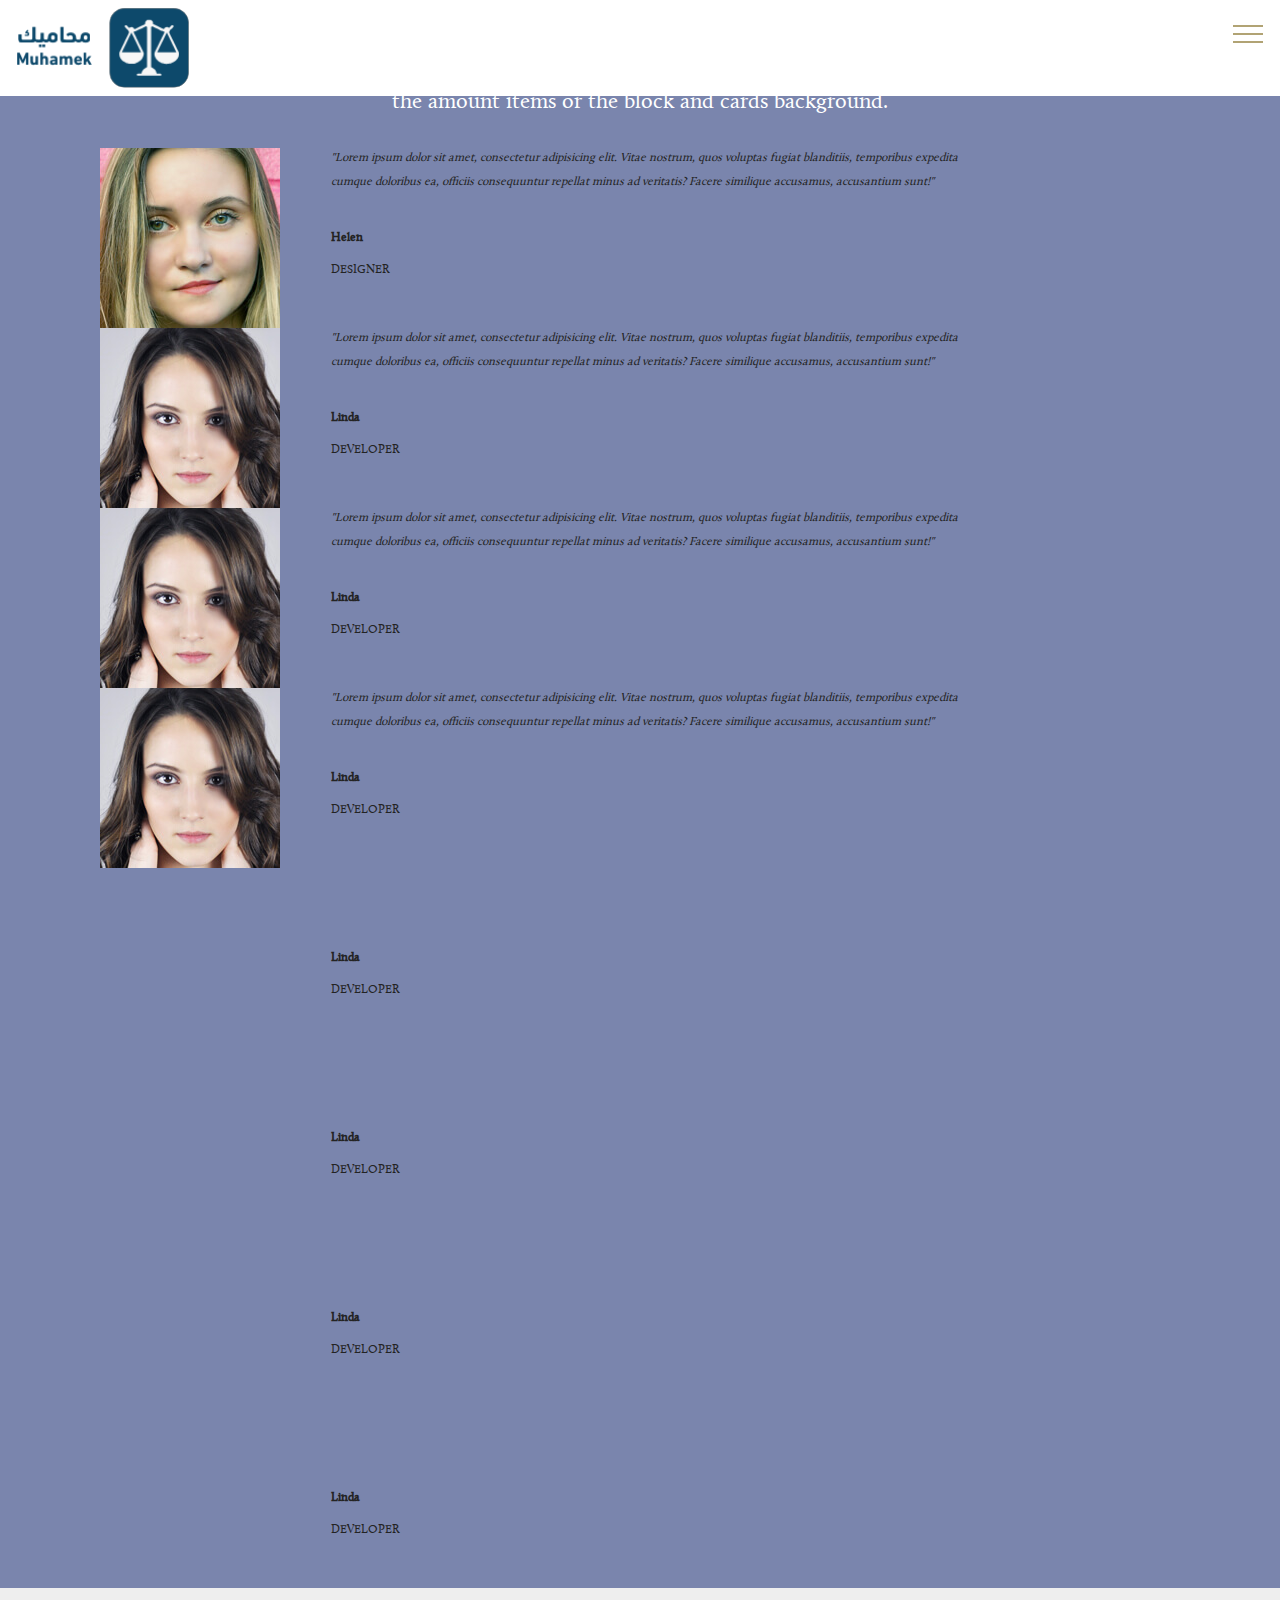
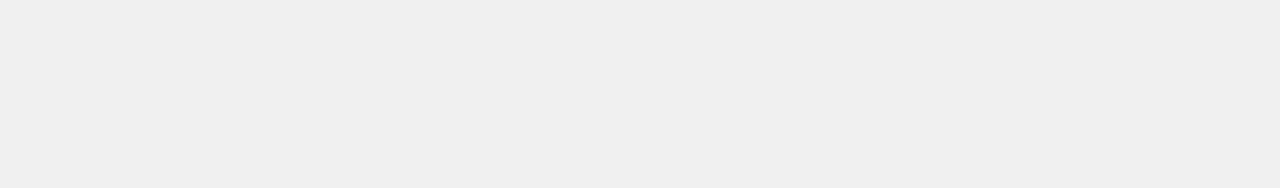
<file: page4.html>
<!DOCTYPE html>
<html >
<head>
  <!-- Site made with Mobirise Website Builder v4.8.1, https://mobirise.com -->
  <meta charset="UTF-8">
  <meta http-equiv="X-UA-Compatible" content="IE=edge">
  <meta name="generator" content="Mobirise v4.8.1, mobirise.com">
  <meta name="viewport" content="width=device-width, initial-scale=1, minimum-scale=1">
  <link rel="shortcut icon" href="assets/images/group-3-171x79.png" type="image/x-icon">
  <meta name="description" content="Web Page Builder Description">
  <title>Page 4</title>
  <link rel="stylesheet" href="assets/tether/tether.min.css">
  <link rel="stylesheet" href="assets/soundcloud-plugin/style.css">
  <link rel="stylesheet" href="assets/bootstrap/css/bootstrap.min.css">
  <link rel="stylesheet" href="assets/bootstrap/css/bootstrap-grid.min.css">
  <link rel="stylesheet" href="assets/bootstrap/css/bootstrap-reboot.min.css">
  <link rel="stylesheet" href="assets/animatecss/animate.min.css">
  <link rel="stylesheet" href="assets/dropdown/css/style.css">
  <link rel="stylesheet" href="assets/socicon/css/styles.css">
  <link rel="stylesheet" href="assets/theme/css/style.css">
  <link href="assets/fonts/style.css" rel="stylesheet">
  <link rel="stylesheet" href="assets/mobirise/css/mbr-additional.css" type="text/css">
  
  
  
</head>
<body>
  <section class="menu cid-r1jO6A1nBb" once="menu" id="menu1-2j">

    

    <nav class="navbar navbar-expand beta-menu navbar-dropdown align-items-center collapsed">
        <button class="navbar-toggler navbar-toggler-right" type="button" data-toggle="collapse" data-target="#navbarSupportedContent" aria-controls="navbarSupportedContent" aria-expanded="false" aria-label="Toggle navigation">
            <div class="hamburger">
                <span></span>
                <span></span>
                <span></span>
                <span></span>
            </div>
        </button>
        <div class="menu-logo">
            <div class="navbar-brand">
                <span class="navbar-logo">
                    <a href="https://easetop.net">
                         <img src="assets/images/group-3-171x79.png" alt="Mobirise" title="" style="height: 5rem;">
                    </a>
                </span>
                
            </div>
        </div>
        <div class="collapse navbar-collapse" id="navbarSupportedContent">
            
            
        </div>
    </nav>
</section>

<section class="engine"><a href="https://mobiri.se/c">site builder</a></section><section class="testimonials4 cid-r1qfnjyPpw" id="testimonials4-2l">

  

  <div class="mbr-overlay" style="opacity: 0.5; background-color: rgb(6, 27, 107);">
  </div>
  <div class="container">
    <h2 class="pb-3 mbr-fonts-style mbr-white align-center display-2">
        WHAT OUR FANTASTIC USERS SAY
    </h2>
    <h3 class="mbr-section-subtitle mbr-light pb-3 mbr-fonts-style mbr-white align-center display-5">
        Click any text to edit or style it. Click blue "Gear" icon in the top right corner to hide/show images, titles and change the amount items or the block and cards background.
    </h3>
    <div class="col-md-10 testimonials-container"> 
      

      
    <div class="testimonials-item">
        <div class="user row">
          <div class="col-lg-3 col-md-4">
            <div class="user_image">
              <img src="assets/images/face3.jpg">
            </div>
          </div>
          <div class="testimonials-caption col-lg-9 col-md-8">
            <div class="user_text ">
              <p class="mbr-fonts-style  display-7">
                 <em>"Lorem ipsum dolor sit amet, consectetur adipisicing elit. Vitae nostrum, quos voluptas fugiat blanditiis, temporibus expedita cumque doloribus ea, officiis consequuntur repellat minus ad veritatis? Facere similique accusamus, accusantium sunt!"</em>
              </p>
            </div>
            <div class="user_name mbr-bold mbr-fonts-style align-left pt-3 display-7">
                 Helen
            </div>
            <div class="user_desk mbr-light mbr-fonts-style align-left pt-2 display-7">
                 DESIGNER
            </div>
          </div>
        </div>
      </div><div class="testimonials-item">
        <div class="user row">
          <div class="col-lg-3 col-md-4">
            <div class="user_image">
              <img src="assets/images/face1.jpg">
            </div>
          </div>
          <div class="testimonials-caption col-lg-9 col-md-8">
            <div class="user_text">
              <p class="mbr-fonts-style  display-7">
                 <em>"Lorem ipsum dolor sit amet, consectetur adipisicing elit. Vitae nostrum, quos voluptas fugiat blanditiis, temporibus expedita cumque doloribus ea, officiis consequuntur repellat minus ad veritatis? Facere similique accusamus, accusantium sunt!"</em>
              </p>
            </div>
            <div class="user_name mbr-bold mbr-fonts-style align-left pt-3 display-7">
                 Linda
            </div>
            <div class="user_desk mbr-light mbr-fonts-style align-left pt-2 display-7">
                 DEVELOPER
            </div>
          </div>
        </div>
      </div><div class="testimonials-item">
        <div class="user row">
          <div class="col-lg-3 col-md-4">
            <div class="user_image">
              <img src="assets/images/face1.jpg">
            </div>
          </div>
          <div class="testimonials-caption col-lg-9 col-md-8">
            <div class="user_text">
              <p class="mbr-fonts-style  display-7">
                 <em>"Lorem ipsum dolor sit amet, consectetur adipisicing elit. Vitae nostrum, quos voluptas fugiat blanditiis, temporibus expedita cumque doloribus ea, officiis consequuntur repellat minus ad veritatis? Facere similique accusamus, accusantium sunt!"</em>
              </p>
            </div>
            <div class="user_name mbr-bold mbr-fonts-style align-left pt-3 display-7">
                 Linda
            </div>
            <div class="user_desk mbr-light mbr-fonts-style align-left pt-2 display-7">
                 DEVELOPER
            </div>
          </div>
        </div>
      </div><div class="testimonials-item">
        <div class="user row">
          <div class="col-lg-3 col-md-4">
            <div class="user_image">
              <img src="assets/images/face1.jpg">
            </div>
          </div>
          <div class="testimonials-caption col-lg-9 col-md-8">
            <div class="user_text">
              <p class="mbr-fonts-style  display-7">
                 <em>"Lorem ipsum dolor sit amet, consectetur adipisicing elit. Vitae nostrum, quos voluptas fugiat blanditiis, temporibus expedita cumque doloribus ea, officiis consequuntur repellat minus ad veritatis? Facere similique accusamus, accusantium sunt!"</em>
              </p>
            </div>
            <div class="user_name mbr-bold mbr-fonts-style align-left pt-3 display-7">
                 Linda
            </div>
            <div class="user_desk mbr-light mbr-fonts-style align-left pt-2 display-7">
                 DEVELOPER
            </div>
          </div>
        </div>
      </div><div class="testimonials-item">
        <div class="user row">
          <div class="col-lg-3 col-md-4">
            <div class="user_image">
              <img src="assets/images/face1.jpg">
            </div>
          </div>
          <div class="testimonials-caption col-lg-9 col-md-8">
            <div class="user_text">
              <p class="mbr-fonts-style  display-7">
                 <em>"Lorem ipsum dolor sit amet, consectetur adipisicing elit. Vitae nostrum, quos voluptas fugiat blanditiis, temporibus expedita cumque doloribus ea, officiis consequuntur repellat minus ad veritatis? Facere similique accusamus, accusantium sunt!"</em>
              </p>
            </div>
            <div class="user_name mbr-bold mbr-fonts-style align-left pt-3 display-7">
                 Linda
            </div>
            <div class="user_desk mbr-light mbr-fonts-style align-left pt-2 display-7">
                 DEVELOPER
            </div>
          </div>
        </div>
      </div><div class="testimonials-item">
        <div class="user row">
          <div class="col-lg-3 col-md-4">
            <div class="user_image">
              <img src="assets/images/face1.jpg">
            </div>
          </div>
          <div class="testimonials-caption col-lg-9 col-md-8">
            <div class="user_text">
              <p class="mbr-fonts-style  display-7">
                 <em>"Lorem ipsum dolor sit amet, consectetur adipisicing elit. Vitae nostrum, quos voluptas fugiat blanditiis, temporibus expedita cumque doloribus ea, officiis consequuntur repellat minus ad veritatis? Facere similique accusamus, accusantium sunt!"</em>
              </p>
            </div>
            <div class="user_name mbr-bold mbr-fonts-style align-left pt-3 display-7">
                 Linda
            </div>
            <div class="user_desk mbr-light mbr-fonts-style align-left pt-2 display-7">
                 DEVELOPER
            </div>
          </div>
        </div>
      </div><div class="testimonials-item">
        <div class="user row">
          <div class="col-lg-3 col-md-4">
            <div class="user_image">
              <img src="assets/images/face1.jpg">
            </div>
          </div>
          <div class="testimonials-caption col-lg-9 col-md-8">
            <div class="user_text">
              <p class="mbr-fonts-style  display-7">
                 <em>"Lorem ipsum dolor sit amet, consectetur adipisicing elit. Vitae nostrum, quos voluptas fugiat blanditiis, temporibus expedita cumque doloribus ea, officiis consequuntur repellat minus ad veritatis? Facere similique accusamus, accusantium sunt!"</em>
              </p>
            </div>
            <div class="user_name mbr-bold mbr-fonts-style align-left pt-3 display-7">
                 Linda
            </div>
            <div class="user_desk mbr-light mbr-fonts-style align-left pt-2 display-7">
                 DEVELOPER
            </div>
          </div>
        </div>
      </div><div class="testimonials-item">
        <div class="user row">
          <div class="col-lg-3 col-md-4">
            <div class="user_image">
              <img src="assets/images/face1.jpg">
            </div>
          </div>
          <div class="testimonials-caption col-lg-9 col-md-8">
            <div class="user_text">
              <p class="mbr-fonts-style  display-7">
                 <em>"Lorem ipsum dolor sit amet, consectetur adipisicing elit. Vitae nostrum, quos voluptas fugiat blanditiis, temporibus expedita cumque doloribus ea, officiis consequuntur repellat minus ad veritatis? Facere similique accusamus, accusantium sunt!"</em>
              </p>
            </div>
            <div class="user_name mbr-bold mbr-fonts-style align-left pt-3 display-7">
                 Linda
            </div>
            <div class="user_desk mbr-light mbr-fonts-style align-left pt-2 display-7">
                 DEVELOPER
            </div>
          </div>
        </div>
      </div></div>
  </div>
</section>

<section once="" class="cid-r1pJOsQ3G3" id="footer7-2k">

    

    

    <div class="container">
        <div class="media-container-row align-center mbr-white">
            <div class="row row-links">
                <ul class="foot-menu">
                    
                    
                    
                    
                    
                <li class="foot-menu-item mbr-fonts-style display-7">الدعم<a href="page1.html"> </a><a href="page1.html">الفني</a></li><li class="foot-menu-item mbr-fonts-style display-7"><a href="page2.html">إثراء</a></li><li class="foot-menu-item mbr-fonts-style display-7"><a href="index.html">الرئيسية</a></li></ul>
            </div>
            <div class="row social-row">
                <div class="social-list align-right pb-2">
                    
                    
                    
                    
                    
                    
                <div class="soc-item">
                        <a href="https://twitter.com/muhameek?lang=ar" target="_blank">
                            <span class="mbr-iconfont mbr-iconfont-social socicon-twitter socicon"></span>
                        </a>
                    </div><div class="soc-item">
                        <a href="https://twitter.com/muhameek?lang=ar" target="_blank">
                            <span class="mbr-iconfont mbr-iconfont-social socicon-instagram socicon"></span>
                        </a>
                    </div><div class="soc-item">
                        <a href="https://twitter.com/muhameek?lang=ar" target="_blank">
                            <span class="mbr-iconfont mbr-iconfont-social socicon-facebook socicon"></span>
                        </a>
                    </div><div class="soc-item">
                        <a href="https://twitter.com/muhameek?lang=ar" target="_blank">
                            <span class="mbr-iconfont mbr-iconfont-social socicon-youtube socicon"></span>
                        </a>
                    </div><div class="soc-item">
                        <a href="https://twitter.com/muhameek?lang=ar" target="_blank">
                            <span class="mbr-iconfont mbr-iconfont-social socicon-soundcloud socicon"></span>
                        </a>
                    </div><div class="soc-item">
                        <a href="https://twitter.com/muhameek?lang=ar" target="_blank">
                            <span class="mbr-iconfont mbr-iconfont-social socicon-whatsapp socicon"></span>
                        </a>
                    </div><div class="soc-item">
                        <a href="https://twitter.com/muhameek?lang=ar" target="_blank">
                            <span class="mbr-iconfont mbr-iconfont-social socicon-snapchat socicon"></span>
                        </a>
                    </div><div class="soc-item">
                        <a href="https://twitter.com/muhameek?lang=ar" target="_blank">
                            <span class="mbr-iconfont mbr-iconfont-social socicon-telegram socicon"></span>
                        </a>
                    </div></div>
            </div>
            <div class="row row-copirayt">
                <p class="mbr-text mb-0 mbr-fonts-style mbr-white align-center display-7">جميع الحقوق محفوظة لتطبيق محاميك</p>
            </div>
        </div>
    </div>
</section>


  <script src="assets/web/assets/jquery/jquery.min.js"></script>
  <script src="assets/popper/popper.min.js"></script>
  <script src="assets/tether/tether.min.js"></script>
  <script src="assets/bootstrap/js/bootstrap.min.js"></script>
  <script src="assets/smoothscroll/smooth-scroll.js"></script>
  <script src="assets/viewportchecker/jquery.viewportchecker.js"></script>
  <script src="assets/dropdown/js/script.min.js"></script>
  <script src="assets/touchswipe/jquery.touch-swipe.min.js"></script>
  <script src="assets/theme/js/script.js"></script>
  
  
  <input name="animation" type="hidden">
  </body>
</html>
</file>
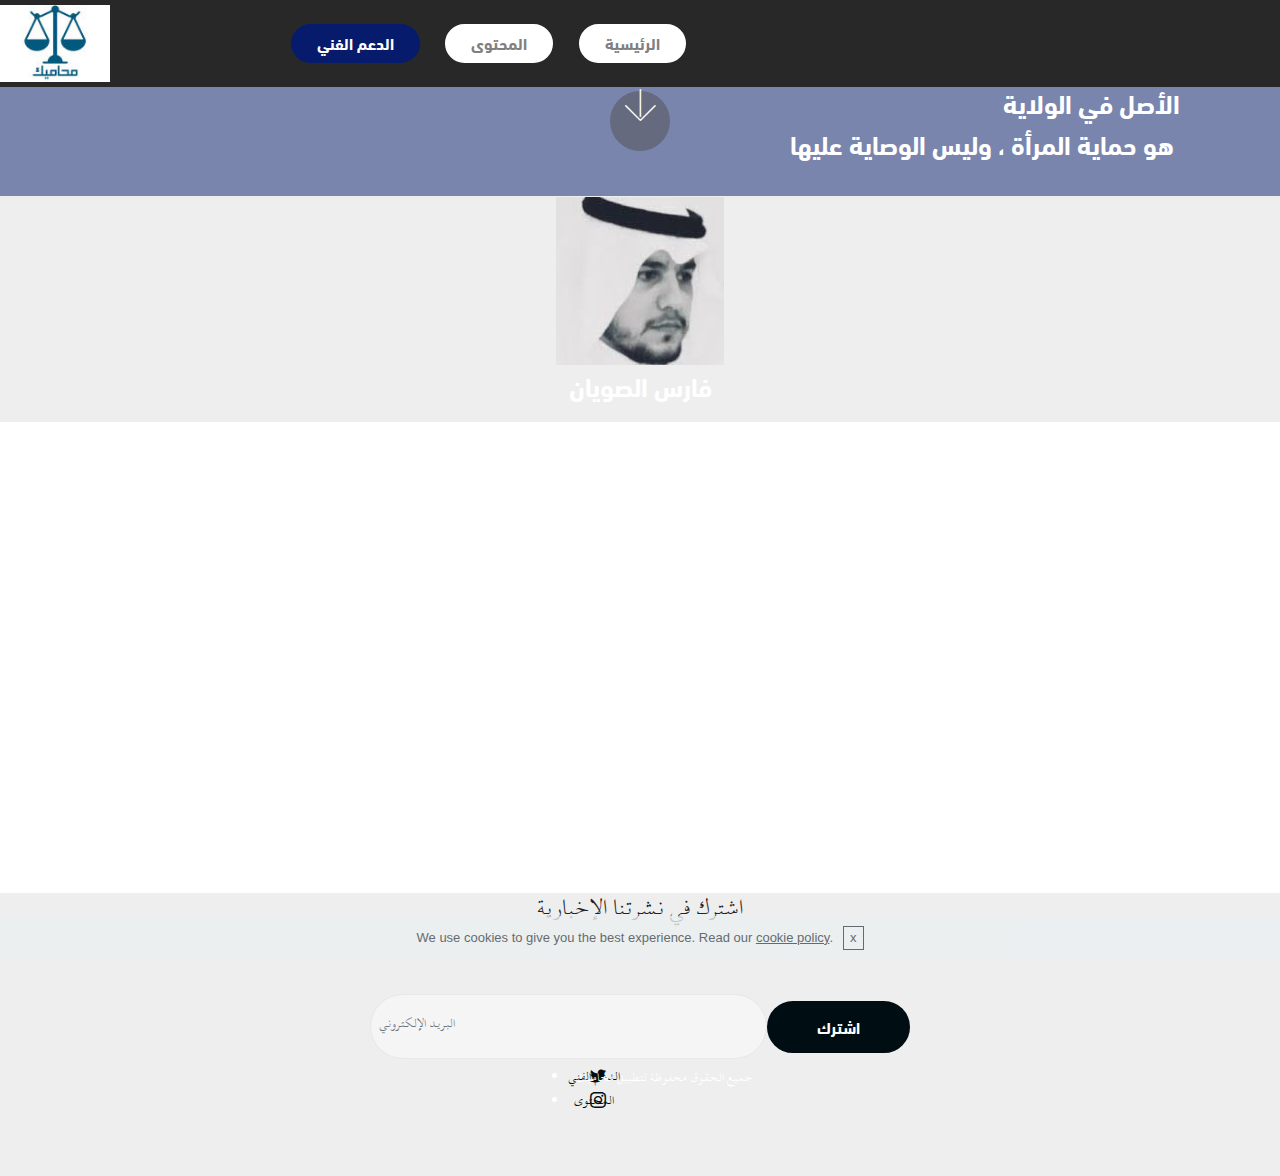
<file: page5.html>
<!DOCTYPE html>
<html >
<head>
  <!-- Site made with Mobirise Website Builder v4.8.1, https://mobirise.com -->
  <meta charset="UTF-8">
  <meta http-equiv="X-UA-Compatible" content="IE=edge">
  <meta name="generator" content="Mobirise v4.8.1, mobirise.com">
  <meta name="viewport" content="width=device-width, initial-scale=1, minimum-scale=1">
  <link rel="shortcut icon" href="assets/images/logo-122x85.jpg" type="image/x-icon">
  <meta name="description" content="لقاء فريق محاميك مع المحامي فارس الصويان وحديثه عن الرسوم الجديدة للمخالفات المرورية والتأشيرات">
  <title>فارس الصويان - الرسوم الجديدة للتأشيرات وللمخالفات المرورية</title>
  <link rel="stylesheet" href="assets/web/assets/mobirise-icons/mobirise-icons.css">
  <link rel="stylesheet" href="assets/tether/tether.min.css">
  <link rel="stylesheet" href="assets/soundcloud-plugin/style.css">
  <link rel="stylesheet" href="assets/bootstrap/css/bootstrap.min.css">
  <link rel="stylesheet" href="assets/bootstrap/css/bootstrap-grid.min.css">
  <link rel="stylesheet" href="assets/bootstrap/css/bootstrap-reboot.min.css">
  <link rel="stylesheet" href="assets/socicon/css/styles.css">
  <link rel="stylesheet" href="assets/dropdown/css/style.css">
  <link rel="stylesheet" href="assets/animatecss/animate.min.css">
  <link rel="stylesheet" href="assets/theme/css/style.css">
  <link href="assets/fonts/style.css" rel="stylesheet">
  <link rel="stylesheet" href="assets/mobirise/css/mbr-additional.css" type="text/css">
  
  
  
</head>
<body>

<!-- Google Analytics -->
<!-- Global site tag (gtag.js) - Google Analytics -->
<script async src="https://www.googletagmanager.com/gtag/js?id=UA-122467607-1"></script>
<script>
  window.dataLayer = window.dataLayer || [];
  function gtag(){dataLayer.push(arguments);}
  gtag('js', new Date());

  gtag('config', 'UA-122467607-1');
</script>

<!-- /Google Analytics -->


  <section class="menu cid-r1rdlJSS0W" once="menu" id="menu1-3k">

    

    <nav class="navbar navbar-expand beta-menu navbar-dropdown align-items-center navbar-fixed-top navbar-toggleable-sm">
        <button class="navbar-toggler navbar-toggler-right" type="button" data-toggle="collapse" data-target="#navbarSupportedContent" aria-controls="navbarSupportedContent" aria-expanded="false" aria-label="Toggle navigation">
            <div class="hamburger">
                <span></span>
                <span></span>
                <span></span>
                <span></span>
            </div>
        </button>
        <div class="menu-logo">
            <div class="navbar-brand">
                <span class="navbar-logo">
                    <a href="https://fateclear.github.io/fateclear/">
                         <img src="assets/images/logo-122x85.jpg" alt="Mobirise" title="" style="height: 4.8rem;">
                    </a>
                </span>
                
            </div>
        </div>
        <div class="collapse navbar-collapse" id="navbarSupportedContent">
            <ul class="navbar-nav nav-dropdown" data-app-modern-menu="true"><li class="nav-item">
                    <a class="nav-link link text-warning display-4" href="https://mobirise.com">
                        </a>
                </li><li class="nav-item">
                    <a class="nav-link link text-warning display-4" href="https://mobirise.com">
                        </a>
                </li></ul>
            <div class="navbar-buttons mbr-section-btn"><a class="btn btn-sm btn-secondary display-1" href="page1.html">الدعم الفني<br>
                    </a>     <a class="btn btn-sm btn-white display-1" href="page2.html">المحتوى<br>
                    </a> <a class="btn btn-sm btn-white display-1" href="index.html">الرئيسية<br>
                    </a></div>
        </div>
    </nav>
</section>

<section class="engine"><a href="https://mobiri.se/s">bootstrap themes</a></section><section class="header10 cid-r1rdlLfRP4" id="header10-3l">

    

    <div class="mbr-overlay" style="opacity: 0.5; background-color: rgb(6, 27, 107);">
    </div>

    <div class="container">
        <div class="media-container-column mbr-white col-lg-8 col-md-10 ml-auto">
            
            
            <p class="mbr-text align-right pb-3 mbr-fonts-style display-2"><br><br>الأصل في الولاية <br>هو حماية المرأة ، وليس الوصاية عليها&nbsp;</p>
            
        </div>
    </div>

    <div class="mbr-arrow hidden-sm-down" aria-hidden="true">
        <a href="#next">
            <i class="mbri-down mbr-iconfont"></i>
        </a>
    </div>
</section>

<section class="testimonials5 cid-r1rdlMdgxU" id="testimonials5-3m">

    

    
    <div class="container">
        <div class="media-container-row">
            <div class="title col-12 align-center">
                
                
            </div>
        </div>
    </div>

    <div class="container">
        <div class="media-container-column">
            

            
        <div class="mbr-testimonial align-center col-12 col-md-10">
                <div class="panel-item">
                    <div class="card-block">
                        <div class="testimonial-photo">
                            <img src="assets/images/-225x225.jpg" alt="" title="">
                        </div>
                        <p class="mbr-text mbr-fonts-style mbr-white display-2">فارس الصويان</p>
                    </div>
                    
                </div>
            </div></div>
    </div>   
</section>

<section class="mbr-gallery mbr-section mbr-section--no-padding mbr-soundcloud-container" id="soundcloud2-3n" data-rv-view="3706" style="background-color: rgb(255, 255, 255); padding-top: 1.5rem; padding-bottom: 3rem;">
    <!-- Gallery -->
    <div class="mbr-section__container mbr-gallery-layout-article addons-container addons-row">
            <div class=" addons-container-inner">
                <figure class="mbr-figure mbr-figure--wysiwyg mbr-figure--full-width mbr-figure--caption-outside-bottom">
                    <iframe class="mbr-embedded-video" frameborder="0" allowfullscreen="" src="https://w.soundcloud.com/player/?url=http%3A%2F%2Fapi.soundcloud.com%2Ftracks%2F278222439&amp;amp;auto_play=true&amp;amp;hide_related=false&amp;amp;show_comments=true&amp;amp;show_user=true&amp;amp;show_reposts=false&amp;amp;visual=true"></iframe>
                </figure>
            </div>
        <div class="clearfix"></div>
    </div>
</section>

<section class="mbr-section form3 cid-r1sOB3oeNk" id="form3-43">

    

    

    <div class="container">
        <div class="row justify-content-center">
            <div class="title col-12 col-lg-8">
                
                <h3 class="mbr-section-subtitle align-center pb-5 mbr-light mbr-fonts-style display-5">اشترك في نشرتنا الإخبارية</h3>
            </div>
        </div>

        <div class="row py-2 justify-content-center">
            <div class="col-12 col-lg-6  col-md-8 " data-form-type="formoid">
                <div data-form-alert="" hidden="">شكراً لرغبتك في الإشتراك </div>
                <form class="mbr-form" action="https://mobirise.com/" method="post" data-form-title="Mobirise Form"><input type="hidden" name="email" data-form-email="true" value="7jDl3+eeTkR9UI7XbGRuX3bi/oNyGaK1Xa6sUoWRJ+r4E2mzAVmNIIqsS6mLTAYsusD2eZppscWHT02gOLE0nrHQ4zh5vFT0Mr2/HkofEIY+JmiWQ+lHE/iZMkO6cK3k" data-form-field="Email">
                    <div class="mbr-subscribe input-group">
                        <input class="form-control" type="email" name="email" placeholder="البريد الإلكتروني" data-form-field="Email" required="" id="email-form3-43">
                        <span class="input-group-btn"><button href="" type="submit" class="btn btn-primary display-4">اشترك</button></span>
                    </div>
                </form>
            </div>
        </div>
    </div>
</section>

<section once="" class="cid-r1sOBvnbb7" id="footer7-44">

    

    

    <div class="container">
        <div class="media-container-row align-center mbr-white">
            <div class="row row-links">
                <ul class="foot-menu">
                    
                    
                    
                    
                    
                <li class="foot-menu-item mbr-fonts-style display-7"><a href="page1.html">الدعم الفني</a></li><li class="foot-menu-item mbr-fonts-style display-7"><a href="page2.html">المحتوى</a></li><li class="foot-menu-item mbr-fonts-style display-7"><a href="index.html">الرئيسية</a></li></ul>
            </div>
            <div class="row social-row">
                <div class="social-list align-right pb-2">
                    
                    
                    
                    
                    
                    
                <div class="soc-item">
                        <a href="https://twitter.com/muhameek?lang=ar" target="_blank">
                            <span class="mbr-iconfont mbr-iconfont-social socicon-twitter socicon"></span>
                        </a>
                    </div><div class="soc-item">
                        <a href="https://www.instagram.com/muhameek/" target="_blank">
                            <span class="mbr-iconfont mbr-iconfont-social socicon-instagram socicon"></span>
                        </a>
                    </div></div>
            </div>
            <div class="row row-copirayt">
                <p class="mbr-text mb-0 mbr-fonts-style mbr-white align-center display-7">جميع الحقوق محفوظة لتطبيق محاميك</p>
            </div>
        </div>
    </div>
</section>


  <script src="assets/web/assets/jquery/jquery.min.js"></script>
  <script src="assets/popper/popper.min.js"></script>
  <script src="assets/tether/tether.min.js"></script>
  <script src="assets/bootstrap/js/bootstrap.min.js"></script>
  <script src="assets/cookies-alert-plugin/cookies-alert-core.js"></script>
  <script src="assets/cookies-alert-plugin/cookies-alert-script.js"></script>
  <script src="assets/dropdown/js/script.min.js"></script>
  <script src="assets/touchswipe/jquery.touch-swipe.min.js"></script>
  <script src="assets/viewportchecker/jquery.viewportchecker.js"></script>
  <script src="assets/smoothscroll/smooth-scroll.js"></script>
  <script src="assets/theme/js/script.js"></script>
  <script src="assets/formoid/formoid.min.js"></script>
  
  
  <input name="animation" type="hidden">
  <input name="cookieData" type="hidden" data-cookie-text="We use cookies to give you the best experience. Read our <a href='privacy.html'>cookie policy</a>.">
  </body>
</html>
</file>
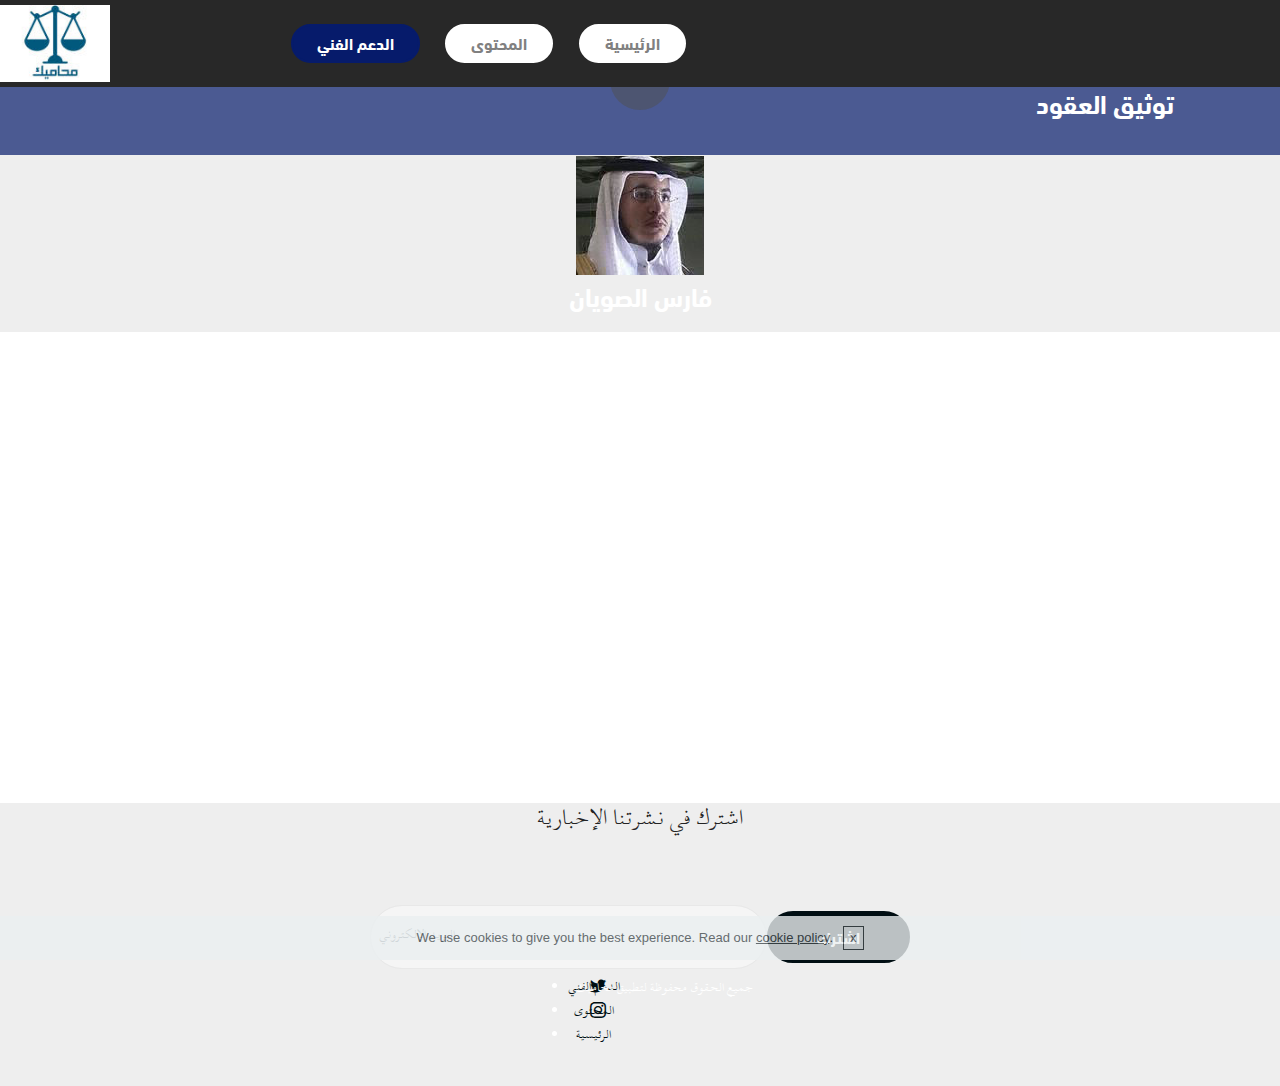
<file: page6.html>
<!DOCTYPE html>
<html >
<head>
  <!-- Site made with Mobirise Website Builder v4.8.1, https://mobirise.com -->
  <meta charset="UTF-8">
  <meta http-equiv="X-UA-Compatible" content="IE=edge">
  <meta name="generator" content="Mobirise v4.8.1, mobirise.com">
  <meta name="viewport" content="width=device-width, initial-scale=1, minimum-scale=1">
  <link rel="shortcut icon" href="assets/images/logo-122x85.jpg" type="image/x-icon">
  <meta name="description" content="لقاء فريق محاميك مع المحامي عبدالله الهديان وحديثه عن توثيق العقود">
  <title>عبدالله الهديان - توثيق العقود</title>
  <link rel="stylesheet" href="assets/web/assets/mobirise-icons/mobirise-icons.css">
  <link rel="stylesheet" href="assets/tether/tether.min.css">
  <link rel="stylesheet" href="assets/soundcloud-plugin/style.css">
  <link rel="stylesheet" href="assets/bootstrap/css/bootstrap.min.css">
  <link rel="stylesheet" href="assets/bootstrap/css/bootstrap-grid.min.css">
  <link rel="stylesheet" href="assets/bootstrap/css/bootstrap-reboot.min.css">
  <link rel="stylesheet" href="assets/socicon/css/styles.css">
  <link rel="stylesheet" href="assets/dropdown/css/style.css">
  <link rel="stylesheet" href="assets/animatecss/animate.min.css">
  <link rel="stylesheet" href="assets/theme/css/style.css">
  <link href="assets/fonts/style.css" rel="stylesheet">
  <link rel="stylesheet" href="assets/mobirise/css/mbr-additional.css" type="text/css">
  
  
  
</head>
<body>

<!-- Google Analytics -->
<!-- Global site tag (gtag.js) - Google Analytics -->
<script async src="https://www.googletagmanager.com/gtag/js?id=UA-122467607-1"></script>
<script>
  window.dataLayer = window.dataLayer || [];
  function gtag(){dataLayer.push(arguments);}
  gtag('js', new Date());

  gtag('config', 'UA-122467607-1');
</script>

<!-- /Google Analytics -->


  <section class="menu cid-r1sHU0Wxiv" once="menu" id="menu1-3r">

    

    <nav class="navbar navbar-expand beta-menu navbar-dropdown align-items-center navbar-fixed-top navbar-toggleable-sm">
        <button class="navbar-toggler navbar-toggler-right" type="button" data-toggle="collapse" data-target="#navbarSupportedContent" aria-controls="navbarSupportedContent" aria-expanded="false" aria-label="Toggle navigation">
            <div class="hamburger">
                <span></span>
                <span></span>
                <span></span>
                <span></span>
            </div>
        </button>
        <div class="menu-logo">
            <div class="navbar-brand">
                <span class="navbar-logo">
                    <a href="https://fateclear.github.io/fateclear/">
                         <img src="assets/images/logo-122x85.jpg" alt="Mobirise" title="" style="height: 4.8rem;">
                    </a>
                </span>
                
            </div>
        </div>
        <div class="collapse navbar-collapse" id="navbarSupportedContent">
            <ul class="navbar-nav nav-dropdown" data-app-modern-menu="true"><li class="nav-item">
                    <a class="nav-link link text-warning display-4" href="https://mobirise.com">
                        </a>
                </li><li class="nav-item">
                    <a class="nav-link link text-warning display-4" href="https://mobirise.com">
                        </a>
                </li></ul>
            <div class="navbar-buttons mbr-section-btn"><a class="btn btn-sm btn-secondary display-1" href="page1.html">الدعم الفني<br>
                    </a>     <a class="btn btn-sm btn-white display-1" href="page2.html">المحتوى<br>
                    </a> <a class="btn btn-sm btn-white display-1" href="index.html">الرئيسية<br>
                    </a></div>
        </div>
    </nav>
</section>

<section class="engine"><a href="https://mobiri.se/d">web maker</a></section><section class="header10 cid-r1sHU24e3o" id="header10-3s">

    

    <div class="mbr-overlay" style="opacity: 0.7; background-color: rgb(6, 27, 107);">
    </div>

    <div class="container">
        <div class="media-container-column mbr-white col-lg-8 col-md-10 ml-auto">
            
            
            <p class="mbr-text align-right pb-3 mbr-fonts-style display-2"><br><br>توثيق العقود&nbsp;</p>
            
        </div>
    </div>

    <div class="mbr-arrow hidden-sm-down" aria-hidden="true">
        <a href="#next">
            <i class="mbri-down mbr-iconfont"></i>
        </a>
    </div>
</section>

<section class="testimonials5 cid-r1sHU3nQVo" id="testimonials5-3t">

    

    
    <div class="container">
        <div class="media-container-row">
            <div class="title col-12 align-center">
                
                
            </div>
        </div>
    </div>

    <div class="container">
        <div class="media-container-column">
            

            
        <div class="mbr-testimonial align-center col-12 col-md-10">
                <div class="panel-item">
                    <div class="card-block">
                        <div class="testimonial-photo">
                            <img src="assets/images/11703375-949501935106675-327581087045994364-n-1-160x160.jpg" alt="" title="">
                        </div>
                        <p class="mbr-text mbr-fonts-style mbr-white display-2">فارس الصويان</p>
                    </div>
                    
                </div>
            </div></div>
    </div>   
</section>

<section class="mbr-gallery mbr-section mbr-section--no-padding mbr-soundcloud-container" id="soundcloud2-3u" data-rv-view="4763" style="background-color: rgb(255, 255, 255); padding-top: 1.5rem; padding-bottom: 3rem;">
    <!-- Gallery -->
    <div class="mbr-section__container mbr-gallery-layout-article addons-container addons-row">
            <div class=" addons-container-inner">
                <figure class="mbr-figure mbr-figure--wysiwyg mbr-figure--full-width mbr-figure--caption-outside-bottom">
                    <iframe class="mbr-embedded-video" frameborder="0" allowfullscreen="" src="https://w.soundcloud.com/player/?url=http%3A%2F%2Fapi.soundcloud.com%2Ftracks%2F282262552&amp;amp;auto_play=true&amp;amp;hide_related=false&amp;amp;show_comments=true&amp;amp;show_user=true&amp;amp;show_reposts=false&amp;amp;visual=true"></iframe>
                </figure>
            </div>
        <div class="clearfix"></div>
    </div>
</section>

<section class="mbr-section form3 cid-r1sHU4vYEJ" id="form3-3v">

    

    

    <div class="container">
        <div class="row justify-content-center">
            <div class="title col-12 col-lg-8">
                
                <h3 class="mbr-section-subtitle align-center pb-5 mbr-light mbr-fonts-style display-5">اشترك في نشرتنا الإخبارية</h3>
            </div>
        </div>

        <div class="row py-2 justify-content-center">
            <div class="col-12 col-lg-6  col-md-8 " data-form-type="formoid">
                <div data-form-alert="" hidden="">شكراً لرغبتك في الإشتراك </div>
                <form class="mbr-form" action="https://mobirise.com/" method="post" data-form-title="Mobirise Form"><input type="hidden" name="email" data-form-email="true" value="m7as/3TyHPFGKzk/fL60FUMxrctaaRFwhe1hRa1m8w5RcImuTHF6mChYlB07VyrSQzzhbkKvFoZziN/9BUEj7opexu+TBI81QhFBPU/jnQ3r040wwsVwr0ROvwJcVpjH" data-form-field="Email">
                    <div class="mbr-subscribe input-group">
                        <input class="form-control" type="email" name="email" placeholder="البريد الإلكتروني" data-form-field="Email" required="" id="email-form3-3v">
                        <span class="input-group-btn"><button href="" type="submit" class="btn btn-primary display-4">اشترك</button></span>
                    </div>
                </form>
            </div>
        </div>
    </div>
</section>

<section once="" class="cid-r1sOHCFeqD" id="footer7-45">

    

    

    <div class="container">
        <div class="media-container-row align-center mbr-white">
            <div class="row row-links">
                <ul class="foot-menu">
                    
                    
                    
                    
                    
                <li class="foot-menu-item mbr-fonts-style display-7"><a href="page1.html">الدعم الفني</a></li><li class="foot-menu-item mbr-fonts-style display-7"><a href="page2.html">المحتوى</a></li><li class="foot-menu-item mbr-fonts-style display-7"><a href="index.html">الرئيسية</a></li></ul>
            </div>
            <div class="row social-row">
                <div class="social-list align-right pb-2">
                    
                    
                    
                    
                    
                    
                <div class="soc-item">
                        <a href="https://twitter.com/muhameek?lang=ar" target="_blank">
                            <span class="mbr-iconfont mbr-iconfont-social socicon-twitter socicon"></span>
                        </a>
                    </div><div class="soc-item">
                        <a href="https://www.instagram.com/muhameek/" target="_blank">
                            <span class="mbr-iconfont mbr-iconfont-social socicon-instagram socicon"></span>
                        </a>
                    </div></div>
            </div>
            <div class="row row-copirayt">
                <p class="mbr-text mb-0 mbr-fonts-style mbr-white align-center display-7">جميع الحقوق محفوظة لتطبيق محاميك</p>
            </div>
        </div>
    </div>
</section>


  <script src="assets/web/assets/jquery/jquery.min.js"></script>
  <script src="assets/popper/popper.min.js"></script>
  <script src="assets/tether/tether.min.js"></script>
  <script src="assets/bootstrap/js/bootstrap.min.js"></script>
  <script src="assets/cookies-alert-plugin/cookies-alert-core.js"></script>
  <script src="assets/cookies-alert-plugin/cookies-alert-script.js"></script>
  <script src="assets/dropdown/js/script.min.js"></script>
  <script src="assets/touchswipe/jquery.touch-swipe.min.js"></script>
  <script src="assets/viewportchecker/jquery.viewportchecker.js"></script>
  <script src="assets/smoothscroll/smooth-scroll.js"></script>
  <script src="assets/theme/js/script.js"></script>
  <script src="assets/formoid/formoid.min.js"></script>
  
  
  <input name="animation" type="hidden">
  <input name="cookieData" type="hidden" data-cookie-text="We use cookies to give you the best experience. Read our <a href='privacy.html'>cookie policy</a>.">
  </body>
</html>
</file>
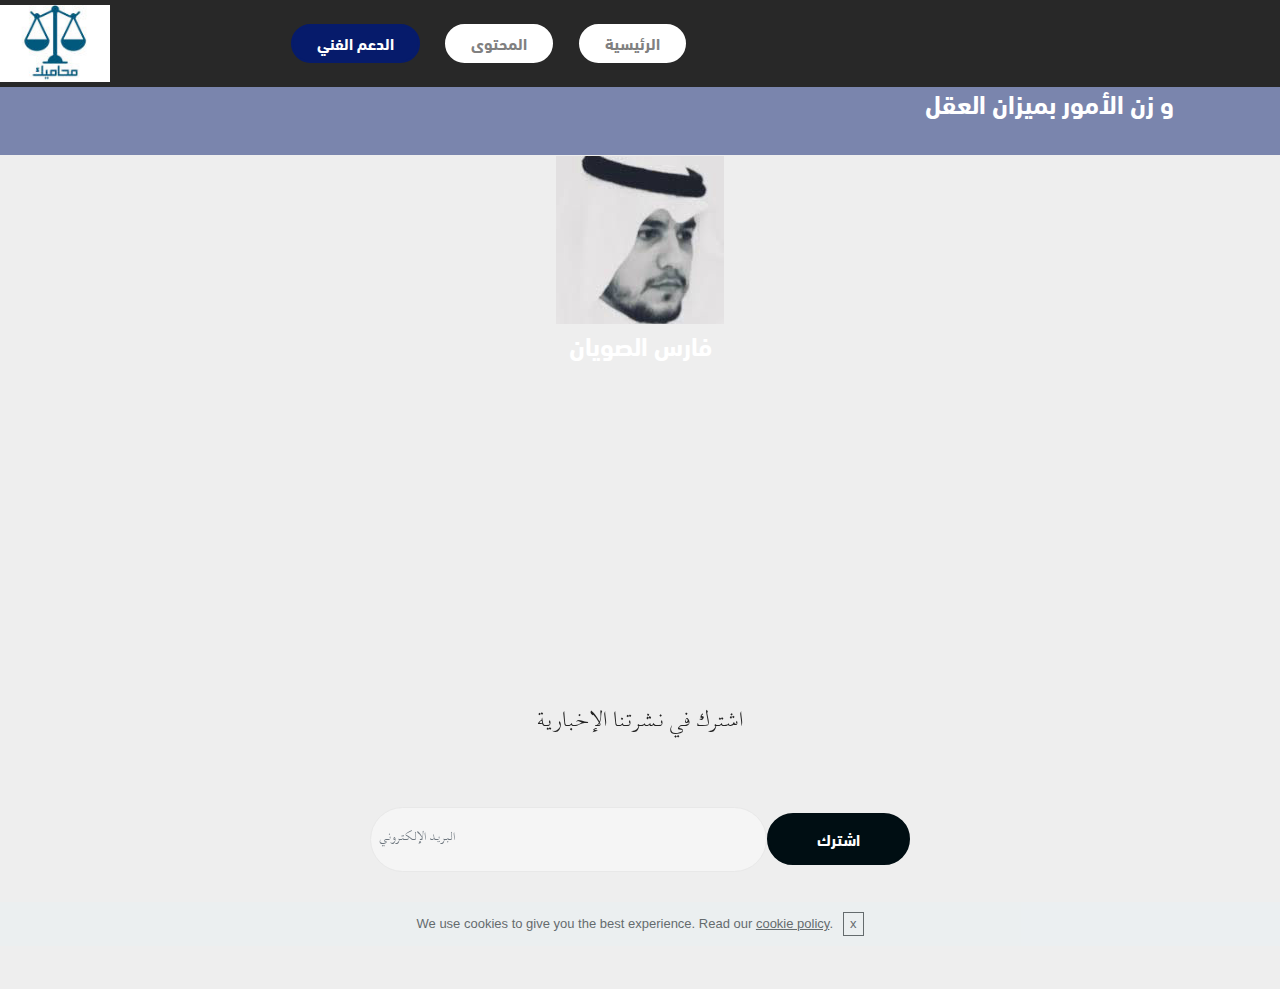
<file: page66.html>
<!DOCTYPE html>
<html >
<head>
  <!-- Site made with Mobirise Website Builder v4.8.1, https://mobirise.com -->
  <meta charset="UTF-8">
  <meta http-equiv="X-UA-Compatible" content="IE=edge">
  <meta name="generator" content="Mobirise v4.8.1, mobirise.com">
  <meta name="viewport" content="width=device-width, initial-scale=1, minimum-scale=1">
  <link rel="shortcut icon" href="assets/images/logo-122x85.jpg" type="image/x-icon">
  <meta name="description" content="لقاء فريق محاميك مع المحامي فارس الصويان وحديثه عن جرائم النصب">
  <title>فارس الصويان - جرائم النصب والإحتيال</title>
  <link rel="stylesheet" href="assets/web/assets/mobirise-icons/mobirise-icons.css">
  <link rel="stylesheet" href="assets/tether/tether.min.css">
  <link rel="stylesheet" href="assets/soundcloud-plugin/style.css">
  <link rel="stylesheet" href="assets/bootstrap/css/bootstrap.min.css">
  <link rel="stylesheet" href="assets/bootstrap/css/bootstrap-grid.min.css">
  <link rel="stylesheet" href="assets/bootstrap/css/bootstrap-reboot.min.css">
  <link rel="stylesheet" href="assets/socicon/css/styles.css">
  <link rel="stylesheet" href="assets/dropdown/css/style.css">
  <link rel="stylesheet" href="assets/animatecss/animate.min.css">
  <link rel="stylesheet" href="assets/theme/css/style.css">
  <link href="assets/fonts/style.css" rel="stylesheet">
  <link rel="stylesheet" href="assets/mobirise/css/mbr-additional.css" type="text/css">
  
  
  
</head>
<body>

<!-- Google Analytics -->
<!-- Global site tag (gtag.js) - Google Analytics -->
<script async src="https://www.googletagmanager.com/gtag/js?id=UA-122467607-1"></script>
<script>
  window.dataLayer = window.dataLayer || [];
  function gtag(){dataLayer.push(arguments);}
  gtag('js', new Date());

  gtag('config', 'UA-122467607-1');
</script>

<!-- /Google Analytics -->


  <section class="menu cid-r1qJ8zS6UN" once="menu" id="menu1-36">

    

    <nav class="navbar navbar-expand beta-menu navbar-dropdown align-items-center navbar-fixed-top navbar-toggleable-sm">
        <button class="navbar-toggler navbar-toggler-right" type="button" data-toggle="collapse" data-target="#navbarSupportedContent" aria-controls="navbarSupportedContent" aria-expanded="false" aria-label="Toggle navigation">
            <div class="hamburger">
                <span></span>
                <span></span>
                <span></span>
                <span></span>
            </div>
        </button>
        <div class="menu-logo">
            <div class="navbar-brand">
                <span class="navbar-logo">
                    <a href="https://fateclear.github.io/fateclear/">
                         <img src="assets/images/logo-122x85.jpg" alt="Mobirise" title="" style="height: 4.8rem;">
                    </a>
                </span>
                
            </div>
        </div>
        <div class="collapse navbar-collapse" id="navbarSupportedContent">
            <ul class="navbar-nav nav-dropdown" data-app-modern-menu="true"><li class="nav-item">
                    <a class="nav-link link text-warning display-4" href="https://mobirise.com">
                        </a>
                </li><li class="nav-item">
                    <a class="nav-link link text-warning display-4" href="https://mobirise.com">
                        </a>
                </li></ul>
            <div class="navbar-buttons mbr-section-btn"><a class="btn btn-sm btn-secondary display-1" href="page1.html">الدعم الفني<br>
                    </a>     <a class="btn btn-sm btn-white display-1" href="page2.html">المحتوى<br>
                    </a> <a class="btn btn-sm btn-white display-1" href="index.html">الرئيسية<br>
                    </a></div>
        </div>
    </nav>
</section>

<section class="engine"><a href="https://mobiri.se/c">website builder</a></section><section class="header10 cid-r1qJ8ANTru" id="header10-37">

    

    <div class="mbr-overlay" style="opacity: 0.5; background-color: rgb(6, 27, 107);">
    </div>

    <div class="container">
        <div class="media-container-column mbr-white col-lg-8 col-md-10 ml-auto">
            
            
            <p class="mbr-text align-right pb-3 mbr-fonts-style display-2"><br>لا تنخدع بالمظاهر&nbsp;<br>و زن الأمور بميزان العقل&nbsp;</p>
            
        </div>
    </div>

    
</section>

<section class="testimonials5 cid-r1qJ8BDNeb" id="testimonials5-38">

    

    
    <div class="container">
        <div class="media-container-row">
            <div class="title col-12 align-center">
                
                
            </div>
        </div>
    </div>

    <div class="container">
        <div class="media-container-column">
            

            
        <div class="mbr-testimonial align-center col-12 col-md-10">
                <div class="panel-item">
                    <div class="card-block">
                        <div class="testimonial-photo">
                            <img src="assets/images/-225x225.jpg" alt="" title="">
                        </div>
                        <p class="mbr-text mbr-fonts-style mbr-white display-2">فارس الصويان</p>
                    </div>
                    
                </div>
            </div></div>
    </div>   
</section>

<section class="cid-r1qO0Gf6M0" id="video3-3i">

    
    
    <figure class="mbr-figure align-center container">
        <div class="video-block" style="width: 52%;">
            <div><iframe class="mbr-embedded-video" src="https://www.youtube.com/embed/jBy1PM0UWXQ?rel=0&amp;amp;showinfo=0&amp;autoplay=0&amp;loop=0" width="1280" height="720" frameborder="0" allowfullscreen></iframe></div>
        </div>
    </figure>
</section>

<section class="mbr-section form3 cid-r1qJ8CJsup" id="form3-3a">

    

    

    <div class="container">
        <div class="row justify-content-center">
            <div class="title col-12 col-lg-8">
                
                <h3 class="mbr-section-subtitle align-center pb-5 mbr-light mbr-fonts-style display-5">اشترك في نشرتنا الإخبارية</h3>
            </div>
        </div>

        <div class="row py-2 justify-content-center">
            <div class="col-12 col-lg-6  col-md-8 " data-form-type="formoid">
                <div data-form-alert="" hidden="">شكراً لرغبتك في الإشتراك </div>
                <form class="mbr-form" action="https://mobirise.com/" method="post" data-form-title="Mobirise Form"><input type="hidden" name="email" data-form-email="true" value="oL6HembidCTOWbiSpiKdnLf4yCSTa4Pq8vSRHYwZkC5QagKWdDLzp+BGtTclmNEfGPx21nNAS511mkcJJnrMaqoSBJU6Mc3vSqz3dEHFXhA7KYhR6JCvdWeNVW5tyyRc" data-form-field="Email">
                    <div class="mbr-subscribe input-group">
                        <input class="form-control" type="email" name="email" placeholder="البريد الإلكتروني" data-form-field="Email" required="" id="email-form3-3a">
                        <span class="input-group-btn"><button href="" type="submit" class="btn btn-primary display-4">اشترك</button></span>
                    </div>
                </form>
            </div>
        </div>
    </div>
</section>

<section once="" class="cid-r1sOPXAd34" id="footer7-46">

    

    

    <div class="container">
        <div class="media-container-row align-center mbr-white">
            <div class="row row-links">
                <ul class="foot-menu">
                    
                    
                    
                    
                    
                <li class="foot-menu-item mbr-fonts-style display-7"><a href="page1.html">الدعم الفني</a></li><li class="foot-menu-item mbr-fonts-style display-7"><a href="page2.html">المحتوى</a></li><li class="foot-menu-item mbr-fonts-style display-7"><a href="index.html">الرئيسية</a></li></ul>
            </div>
            <div class="row social-row">
                <div class="social-list align-right pb-2">
                    
                    
                    
                    
                    
                    
                <div class="soc-item">
                        <a href="https://twitter.com/muhameek?lang=ar" target="_blank">
                            <span class="mbr-iconfont mbr-iconfont-social socicon-twitter socicon"></span>
                        </a>
                    </div><div class="soc-item">
                        <a href="https://www.instagram.com/muhameek/" target="_blank">
                            <span class="mbr-iconfont mbr-iconfont-social socicon-instagram socicon"></span>
                        </a>
                    </div></div>
            </div>
            <div class="row row-copirayt">
                <p class="mbr-text mb-0 mbr-fonts-style mbr-white align-center display-7">جميع الحقوق محفوظة لتطبيق محاميك</p>
            </div>
        </div>
    </div>
</section>


  <script src="assets/web/assets/jquery/jquery.min.js"></script>
  <script src="assets/popper/popper.min.js"></script>
  <script src="assets/tether/tether.min.js"></script>
  <script src="assets/bootstrap/js/bootstrap.min.js"></script>
  <script src="assets/cookies-alert-plugin/cookies-alert-core.js"></script>
  <script src="assets/cookies-alert-plugin/cookies-alert-script.js"></script>
  <script src="assets/dropdown/js/script.min.js"></script>
  <script src="assets/touchswipe/jquery.touch-swipe.min.js"></script>
  <script src="assets/viewportchecker/jquery.viewportchecker.js"></script>
  <script src="assets/smoothscroll/smooth-scroll.js"></script>
  <script src="assets/theme/js/script.js"></script>
  <script src="assets/formoid/formoid.min.js"></script>
  
  
  <input name="animation" type="hidden">
  <input name="cookieData" type="hidden" data-cookie-text="We use cookies to give you the best experience. Read our <a href='privacy.html'>cookie policy</a>.">
  </body>
</html>
</file>
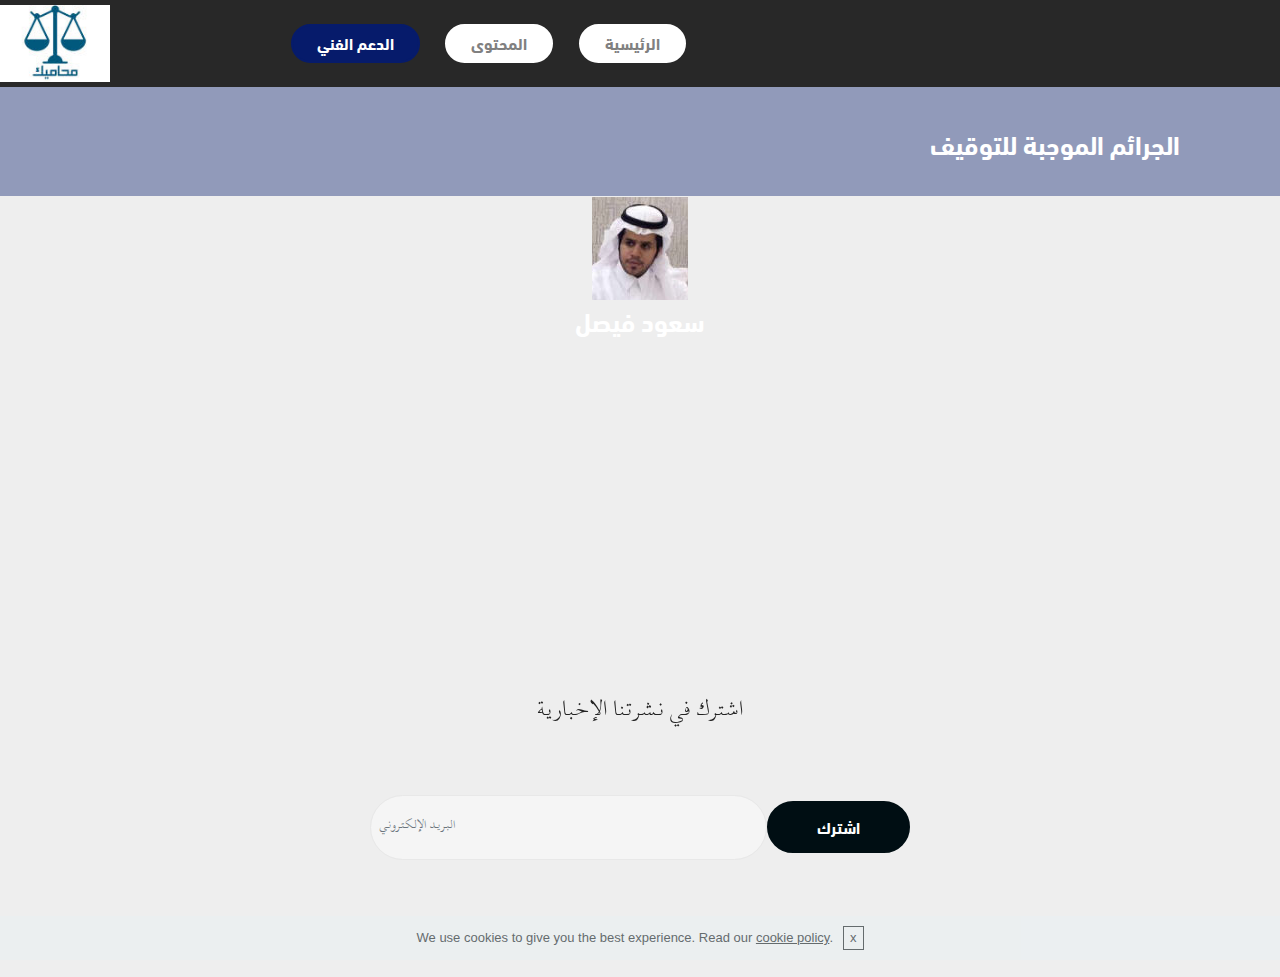
<file: page7.html>
<!DOCTYPE html>
<html >
<head>
  <!-- Site made with Mobirise Website Builder v4.8.1, https://mobirise.com -->
  <meta charset="UTF-8">
  <meta http-equiv="X-UA-Compatible" content="IE=edge">
  <meta name="generator" content="Mobirise v4.8.1, mobirise.com">
  <meta name="viewport" content="width=device-width, initial-scale=1, minimum-scale=1">
  <link rel="shortcut icon" href="assets/images/logo-122x85.jpg" type="image/x-icon">
  <meta name="description" content="لقاء فريق محاميك مع المحامي سعود فيصل وحديثه عن قرار ٢٠٠٠ والجرائم الموجبة للتوقيف">
  <title>سعود فيصل - قرار 2000</title>
  <link rel="stylesheet" href="assets/web/assets/mobirise-icons/mobirise-icons.css">
  <link rel="stylesheet" href="assets/tether/tether.min.css">
  <link rel="stylesheet" href="assets/soundcloud-plugin/style.css">
  <link rel="stylesheet" href="assets/bootstrap/css/bootstrap.min.css">
  <link rel="stylesheet" href="assets/bootstrap/css/bootstrap-grid.min.css">
  <link rel="stylesheet" href="assets/bootstrap/css/bootstrap-reboot.min.css">
  <link rel="stylesheet" href="assets/socicon/css/styles.css">
  <link rel="stylesheet" href="assets/dropdown/css/style.css">
  <link rel="stylesheet" href="assets/animatecss/animate.min.css">
  <link rel="stylesheet" href="assets/theme/css/style.css">
  <link href="assets/fonts/style.css" rel="stylesheet">
  <link rel="stylesheet" href="assets/mobirise/css/mbr-additional.css" type="text/css">
  
  
  
</head>
<body>

<!-- Google Analytics -->
<!-- Global site tag (gtag.js) - Google Analytics -->
<script async src="https://www.googletagmanager.com/gtag/js?id=UA-122467607-1"></script>
<script>
  window.dataLayer = window.dataLayer || [];
  function gtag(){dataLayer.push(arguments);}
  gtag('js', new Date());

  gtag('config', 'UA-122467607-1');
</script>

<!-- /Google Analytics -->


  <section class="menu cid-r1qJcitVV5" once="menu" id="menu1-3c">

    

    <nav class="navbar navbar-expand beta-menu navbar-dropdown align-items-center navbar-fixed-top navbar-toggleable-sm">
        <button class="navbar-toggler navbar-toggler-right" type="button" data-toggle="collapse" data-target="#navbarSupportedContent" aria-controls="navbarSupportedContent" aria-expanded="false" aria-label="Toggle navigation">
            <div class="hamburger">
                <span></span>
                <span></span>
                <span></span>
                <span></span>
            </div>
        </button>
        <div class="menu-logo">
            <div class="navbar-brand">
                <span class="navbar-logo">
                    <a href="https://fateclear.github.io/fateclear/">
                         <img src="assets/images/logo-122x85.jpg" alt="Mobirise" title="" style="height: 4.8rem;">
                    </a>
                </span>
                
            </div>
        </div>
        <div class="collapse navbar-collapse" id="navbarSupportedContent">
            <ul class="navbar-nav nav-dropdown" data-app-modern-menu="true"><li class="nav-item">
                    <a class="nav-link link text-warning display-4" href="https://mobirise.com">
                        </a>
                </li><li class="nav-item">
                    <a class="nav-link link text-warning display-4" href="https://mobirise.com">
                        </a>
                </li></ul>
            <div class="navbar-buttons mbr-section-btn"><a class="btn btn-sm btn-secondary display-1" href="page1.html">الدعم الفني<br>
                    </a>     <a class="btn btn-sm btn-white display-1" href="page2.html">المحتوى<br>
                    </a> <a class="btn btn-sm btn-white display-1" href="index.html">الرئيسية<br>
                    </a></div>
        </div>
    </nav>
</section>

<section class="engine"><a href="https://mobiri.se/a">online website builder</a></section><section class="header10 cid-r1qJcjxiVi" id="header10-3d">

    

    <div class="mbr-overlay" style="opacity: 0.4; background-color: rgb(6, 27, 107);">
    </div>

    <div class="container">
        <div class="media-container-column mbr-white col-lg-8 col-md-10 ml-auto">
            
            
            <p class="mbr-text align-right pb-3 mbr-fonts-style display-2"><br><br><br>الجرائم الموجبة للتوقيف<br></p>
            
        </div>
    </div>

    
</section>

<section class="testimonials5 cid-r1qJckd4Bz" id="testimonials5-3e">

    

    
    <div class="container">
        <div class="media-container-row">
            <div class="title col-12 align-center">
                
                
            </div>
        </div>
    </div>

    <div class="container">
        <div class="media-container-column">
            

            
        <div class="mbr-testimonial align-center col-12 col-md-10">
                <div class="panel-item">
                    <div class="card-block">
                        <div class="testimonial-photo">
                            <img src="assets/images/f-3hlggs-400x400-3-240x240.jpg" alt="" title="">
                        </div>
                        <p class="mbr-text mbr-fonts-style mbr-white display-2">سعود فيصل</p>
                    </div>
                    
                </div>
            </div></div>
    </div>   
</section>

<section class="cid-r1r62am8am" id="video3-3j">

    
    
    <figure class="mbr-figure align-center container">
        <div class="video-block" style="width: 54%;">
            <div><iframe class="mbr-embedded-video" src="https://www.youtube.com/embed/8i8_aPBNC8w?rel=0&amp;amp;showinfo=0&amp;autoplay=0&amp;loop=0" width="1280" height="720" frameborder="0" allowfullscreen></iframe></div>
        </div>
    </figure>
</section>

<section class="mbr-section form3 cid-r1sOXGnnWg" id="form3-47">

    

    

    <div class="container">
        <div class="row justify-content-center">
            <div class="title col-12 col-lg-8">
                
                <h3 class="mbr-section-subtitle align-center pb-5 mbr-light mbr-fonts-style display-5">اشترك في نشرتنا الإخبارية</h3>
            </div>
        </div>

        <div class="row py-2 justify-content-center">
            <div class="col-12 col-lg-6  col-md-8 " data-form-type="formoid">
                <div data-form-alert="" hidden="">شكراً لرغبتك في الإشتراك </div>
                <form class="mbr-form" action="https://mobirise.com/" method="post" data-form-title="Mobirise Form"><input type="hidden" name="email" data-form-email="true" value="IyfCTPblu5a/CGn6DcNaX1DgmIt1NEJdjzN4sa2whA7Drt26NM3zgrJha/8DdmuHbxOyQkx324U693I43YzRHXsRZBlo9tbSXiWnAbn+3pLvTrMDEIG+HSStuuq03hf5" data-form-field="Email">
                    <div class="mbr-subscribe input-group">
                        <input class="form-control" type="email" name="email" placeholder="البريد الإلكتروني" data-form-field="Email" required="" id="email-form3-47">
                        <span class="input-group-btn"><button href="" type="submit" class="btn btn-primary display-4">اشترك</button></span>
                    </div>
                </form>
            </div>
        </div>
    </div>
</section>

<section once="" class="cid-r1sOYp7Ry5" id="footer7-48">

    

    

    <div class="container">
        <div class="media-container-row align-center mbr-white">
            <div class="row row-links">
                <ul class="foot-menu">
                    
                    
                    
                    
                    
                <li class="foot-menu-item mbr-fonts-style display-7"><a href="page1.html">الدعم الفني</a></li><li class="foot-menu-item mbr-fonts-style display-7"><a href="page2.html">المحتوى</a></li><li class="foot-menu-item mbr-fonts-style display-7"><a href="index.html">الرئيسية</a></li></ul>
            </div>
            <div class="row social-row">
                <div class="social-list align-right pb-2">
                    
                    
                    
                    
                    
                    
                <div class="soc-item">
                        <a href="https://twitter.com/muhameek?lang=ar" target="_blank">
                            <span class="mbr-iconfont mbr-iconfont-social socicon-twitter socicon"></span>
                        </a>
                    </div><div class="soc-item">
                        <a href="https://www.instagram.com/muhameek/" target="_blank">
                            <span class="mbr-iconfont mbr-iconfont-social socicon-instagram socicon"></span>
                        </a>
                    </div></div>
            </div>
            <div class="row row-copirayt">
                <p class="mbr-text mb-0 mbr-fonts-style mbr-white align-center display-7">جميع الحقوق محفوظة لتطبيق محاميك</p>
            </div>
        </div>
    </div>
</section>


  <script src="assets/web/assets/jquery/jquery.min.js"></script>
  <script src="assets/popper/popper.min.js"></script>
  <script src="assets/tether/tether.min.js"></script>
  <script src="assets/bootstrap/js/bootstrap.min.js"></script>
  <script src="assets/cookies-alert-plugin/cookies-alert-core.js"></script>
  <script src="assets/cookies-alert-plugin/cookies-alert-script.js"></script>
  <script src="assets/dropdown/js/script.min.js"></script>
  <script src="assets/touchswipe/jquery.touch-swipe.min.js"></script>
  <script src="assets/viewportchecker/jquery.viewportchecker.js"></script>
  <script src="assets/smoothscroll/smooth-scroll.js"></script>
  <script src="assets/theme/js/script.js"></script>
  <script src="assets/formoid/formoid.min.js"></script>
  
  
  <input name="animation" type="hidden">
  <input name="cookieData" type="hidden" data-cookie-text="We use cookies to give you the best experience. Read our <a href='privacy.html'>cookie policy</a>.">
  </body>
</html>
</file>
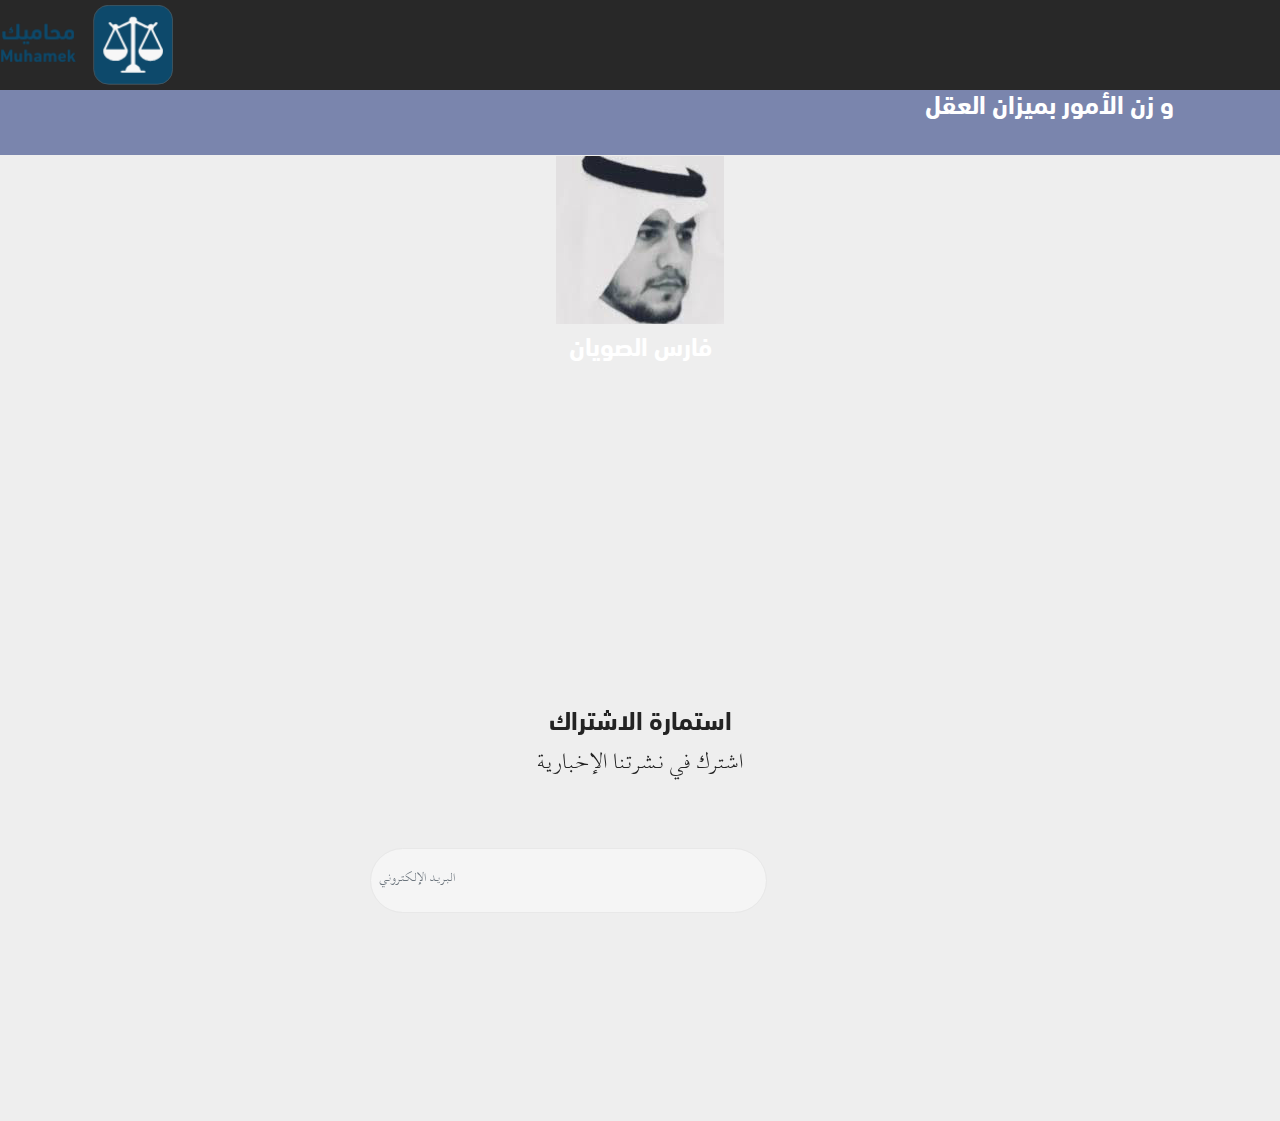
<file: page8.html>
<!DOCTYPE html>
<html >
<head>
  <!-- Site made with Mobirise Website Builder v4.8.1, https://mobirise.com -->
  <meta charset="UTF-8">
  <meta http-equiv="X-UA-Compatible" content="IE=edge">
  <meta name="generator" content="Mobirise v4.8.1, mobirise.com">
  <meta name="viewport" content="width=device-width, initial-scale=1, minimum-scale=1">
  <link rel="shortcut icon" href="assets/images/group-3-171x79.png" type="image/x-icon">
  <meta name="description" content="Website Builder Description">
  <title>فارس الصويان - جرائم النصب والإحتيال</title>
  <link rel="stylesheet" href="assets/web/assets/mobirise-icons/mobirise-icons.css">
  <link rel="stylesheet" href="assets/tether/tether.min.css">
  <link rel="stylesheet" href="assets/soundcloud-plugin/style.css">
  <link rel="stylesheet" href="assets/bootstrap/css/bootstrap.min.css">
  <link rel="stylesheet" href="assets/bootstrap/css/bootstrap-grid.min.css">
  <link rel="stylesheet" href="assets/bootstrap/css/bootstrap-reboot.min.css">
  <link rel="stylesheet" href="assets/dropdown/css/style.css">
  <link rel="stylesheet" href="assets/socicon/css/styles.css">
  <link rel="stylesheet" href="assets/animatecss/animate.min.css">
  <link rel="stylesheet" href="assets/theme/css/style.css">
  <link href="assets/fonts/style.css" rel="stylesheet">
  <link rel="stylesheet" href="assets/mobirise/css/mbr-additional.css" type="text/css">
  
  
  
</head>
<body>
  <section class="menu cid-r1qJ8zS6UN" once="menu" id="menu1-36">

    

    <nav class="navbar navbar-expand beta-menu navbar-dropdown align-items-center collapsed">
        <button class="navbar-toggler navbar-toggler-right" type="button" data-toggle="collapse" data-target="#navbarSupportedContent" aria-controls="navbarSupportedContent" aria-expanded="false" aria-label="Toggle navigation">
            <div class="hamburger">
                <span></span>
                <span></span>
                <span></span>
                <span></span>
            </div>
        </button>
        <div class="menu-logo">
            <div class="navbar-brand">
                <span class="navbar-logo">
                    <a href="https://easetop.net">
                         <img src="assets/images/group-3-171x79.png" alt="Mobirise" title="" style="height: 5rem;">
                    </a>
                </span>
                
            </div>
        </div>
        <div class="collapse navbar-collapse" id="navbarSupportedContent">
            
            
        </div>
    </nav>
</section>

<section class="engine"><a href="https://mobiri.se/q">responsive site templates</a></section><section class="header10 cid-r1qJ8ANTru" id="header10-37">

    

    <div class="mbr-overlay" style="opacity: 0.5; background-color: rgb(6, 27, 107);">
    </div>

    <div class="container">
        <div class="media-container-column mbr-white col-lg-8 col-md-10 ml-auto">
            
            
            <p class="mbr-text align-right pb-3 mbr-fonts-style display-2"><br>لا تنخدع بالمظاهر&nbsp;<br>و زن الأمور بميزان العقل&nbsp;</p>
            
        </div>
    </div>

    
</section>

<section class="testimonials5 cid-r1qJ8BDNeb" id="testimonials5-38">

    

    
    <div class="container">
        <div class="media-container-row">
            <div class="title col-12 align-center">
                
                
            </div>
        </div>
    </div>

    <div class="container">
        <div class="media-container-column">
            

            
        <div class="mbr-testimonial align-center col-12 col-md-10">
                <div class="panel-item">
                    <div class="card-block">
                        <div class="testimonial-photo">
                            <img src="assets/images/-225x225.jpg" alt="" title="">
                        </div>
                        <p class="mbr-text mbr-fonts-style mbr-white display-2">فارس الصويان</p>
                    </div>
                    
                </div>
            </div></div>
    </div>   
</section>

<section class="cid-r1qO0Gf6M0" id="video3-3i">

    
    
    <figure class="mbr-figure align-center container">
        <div class="video-block" style="width: 52%;">
            <div><iframe class="mbr-embedded-video" src="https://www.youtube.com/embed/jBy1PM0UWXQ?rel=0&amp;amp;showinfo=0&amp;autoplay=0&amp;loop=0" width="1280" height="720" frameborder="0" allowfullscreen></iframe></div>
        </div>
    </figure>
</section>

<section class="mbr-section form3 cid-r1qJ8CJsup" id="form3-3a">

    

    

    <div class="container">
        <div class="row justify-content-center">
            <div class="title col-12 col-lg-8">
                <h2 class="align-center pb-2 mbr-fonts-style display-2">استمارة الاشتراك</h2>
                <h3 class="mbr-section-subtitle align-center pb-5 mbr-light mbr-fonts-style display-5">اشترك في نشرتنا الإخبارية</h3>
            </div>
        </div>

        <div class="row py-2 justify-content-center">
            <div class="col-12 col-lg-6  col-md-8 " data-form-type="formoid">
                <div data-form-alert="" hidden="">شكراً لرغبتك في الإشتراك </div>
                <form class="mbr-form" action="https://mobirise.com/" method="post" data-form-title="Mobirise Form"><input type="hidden" name="email" data-form-email="true" value="L2mY5FUkk5ZcrD9f01xIp/kK2c5XCEO+u43KlLN5cFYV4FLThBAS8N2AOo6upM5jjNS7wIs7PzjjnqU/0RQC8D2cqdkYfYr2oWdNqaACMbArrO34ib/sQh6FcmZsYhWh" data-form-field="Email">
                    <div class="mbr-subscribe input-group">
                        <input class="form-control" type="email" name="email" placeholder="البريد الإلكتروني" data-form-field="Email" required="" id="email-form3-3a">
                        <span class="input-group-btn"><button href="" type="submit" class="btn btn-primary display-4">اشترك</button></span>
                    </div>
                </form>
            </div>
        </div>
    </div>
</section>

<section once="" class="cid-r1qJ8Di5pT" id="footer7-3b">

    

    

    <div class="container">
        <div class="media-container-row align-center mbr-white">
            <div class="row row-links">
                <ul class="foot-menu">
                    
                    
                    
                    
                    
                <li class="foot-menu-item mbr-fonts-style display-7">الدعم<a href="page1.html"> </a><a href="page1.html">الفني</a></li><li class="foot-menu-item mbr-fonts-style display-7"><a href="page2.html">إثراء</a></li><li class="foot-menu-item mbr-fonts-style display-7"><a href="index.html">الرئيسية</a></li></ul>
            </div>
            <div class="row social-row">
                <div class="social-list align-right pb-2">
                    
                    
                    
                    
                    
                    
                <div class="soc-item">
                        <a href="https://twitter.com/muhameek?lang=ar" target="_blank">
                            <span class="mbr-iconfont mbr-iconfont-social socicon-twitter socicon"></span>
                        </a>
                    </div><div class="soc-item">
                        <a href="https://twitter.com/muhameek?lang=ar" target="_blank">
                            <span class="mbr-iconfont mbr-iconfont-social socicon-instagram socicon"></span>
                        </a>
                    </div><div class="soc-item">
                        <a href="https://twitter.com/muhameek?lang=ar" target="_blank">
                            <span class="mbr-iconfont mbr-iconfont-social socicon-facebook socicon"></span>
                        </a>
                    </div><div class="soc-item">
                        <a href="https://twitter.com/muhameek?lang=ar" target="_blank">
                            <span class="mbr-iconfont mbr-iconfont-social socicon-youtube socicon"></span>
                        </a>
                    </div><div class="soc-item">
                        <a href="https://twitter.com/muhameek?lang=ar" target="_blank">
                            <span class="mbr-iconfont mbr-iconfont-social socicon-soundcloud socicon"></span>
                        </a>
                    </div><div class="soc-item">
                        <a href="https://twitter.com/muhameek?lang=ar" target="_blank">
                            <span class="mbr-iconfont mbr-iconfont-social socicon-whatsapp socicon"></span>
                        </a>
                    </div><div class="soc-item">
                        <a href="https://twitter.com/muhameek?lang=ar" target="_blank">
                            <span class="mbr-iconfont mbr-iconfont-social socicon-snapchat socicon"></span>
                        </a>
                    </div><div class="soc-item">
                        <a href="https://twitter.com/muhameek?lang=ar" target="_blank">
                            <span class="mbr-iconfont mbr-iconfont-social socicon-telegram socicon"></span>
                        </a>
                    </div></div>
            </div>
            <div class="row row-copirayt">
                <p class="mbr-text mb-0 mbr-fonts-style mbr-white align-center display-7">جميع الحقوق محفوظة لتطبيق محاميك</p>
            </div>
        </div>
    </div>
</section>


  <script src="assets/web/assets/jquery/jquery.min.js"></script>
  <script src="assets/popper/popper.min.js"></script>
  <script src="assets/tether/tether.min.js"></script>
  <script src="assets/bootstrap/js/bootstrap.min.js"></script>
  <script src="assets/dropdown/js/script.min.js"></script>
  <script src="assets/touchswipe/jquery.touch-swipe.min.js"></script>
  <script src="assets/viewportchecker/jquery.viewportchecker.js"></script>
  <script src="assets/smoothscroll/smooth-scroll.js"></script>
  <script src="assets/theme/js/script.js"></script>
  <script src="assets/formoid/formoid.min.js"></script>
  
  
  <input name="animation" type="hidden">
  </body>
</html>
</file>
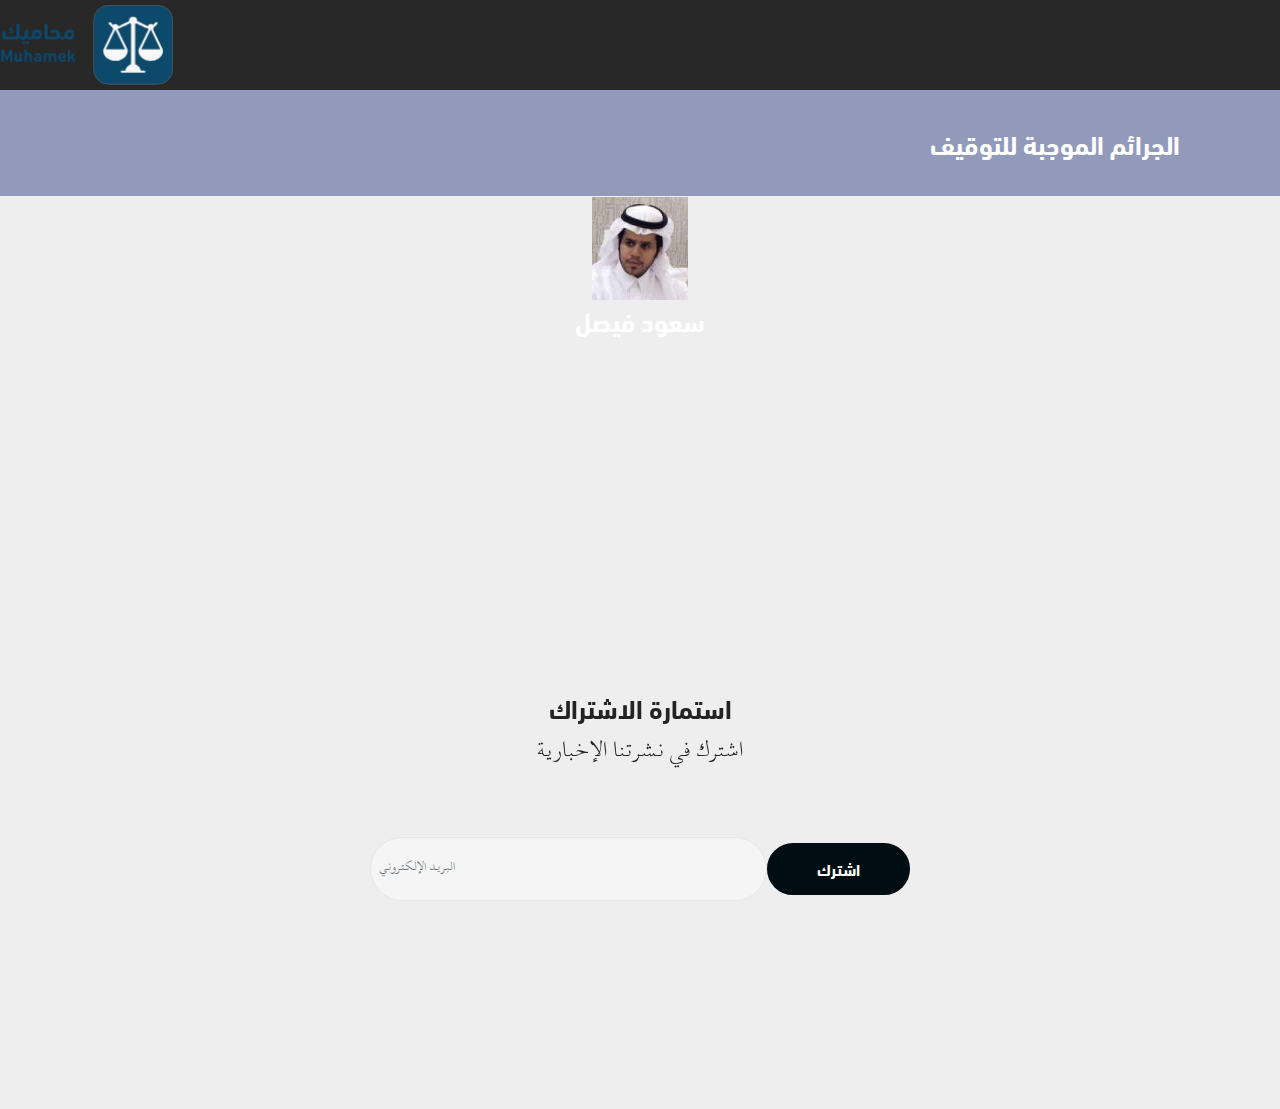
<file: page9.html>
<!DOCTYPE html>
<html >
<head>
  <!-- Site made with Mobirise Website Builder v4.8.1, https://mobirise.com -->
  <meta charset="UTF-8">
  <meta http-equiv="X-UA-Compatible" content="IE=edge">
  <meta name="generator" content="Mobirise v4.8.1, mobirise.com">
  <meta name="viewport" content="width=device-width, initial-scale=1, minimum-scale=1">
  <link rel="shortcut icon" href="assets/images/group-3-171x79.png" type="image/x-icon">
  <meta name="description" content="Website Builder Description">
  <title>سعود فيصل - قرار 2000</title>
  <link rel="stylesheet" href="assets/web/assets/mobirise-icons/mobirise-icons.css">
  <link rel="stylesheet" href="assets/tether/tether.min.css">
  <link rel="stylesheet" href="assets/soundcloud-plugin/style.css">
  <link rel="stylesheet" href="assets/bootstrap/css/bootstrap.min.css">
  <link rel="stylesheet" href="assets/bootstrap/css/bootstrap-grid.min.css">
  <link rel="stylesheet" href="assets/bootstrap/css/bootstrap-reboot.min.css">
  <link rel="stylesheet" href="assets/dropdown/css/style.css">
  <link rel="stylesheet" href="assets/socicon/css/styles.css">
  <link rel="stylesheet" href="assets/animatecss/animate.min.css">
  <link rel="stylesheet" href="assets/theme/css/style.css">
  <link href="assets/fonts/style.css" rel="stylesheet">
  <link rel="stylesheet" href="assets/mobirise/css/mbr-additional.css" type="text/css">
  
  
  
</head>
<body>
  <section class="menu cid-r1qJcitVV5" once="menu" id="menu1-3c">

    

    <nav class="navbar navbar-expand beta-menu navbar-dropdown align-items-center collapsed">
        <button class="navbar-toggler navbar-toggler-right" type="button" data-toggle="collapse" data-target="#navbarSupportedContent" aria-controls="navbarSupportedContent" aria-expanded="false" aria-label="Toggle navigation">
            <div class="hamburger">
                <span></span>
                <span></span>
                <span></span>
                <span></span>
            </div>
        </button>
        <div class="menu-logo">
            <div class="navbar-brand">
                <span class="navbar-logo">
                    <a href="https://easetop.net">
                         <img src="assets/images/group-3-171x79.png" alt="Mobirise" title="" style="height: 5rem;">
                    </a>
                </span>
                
            </div>
        </div>
        <div class="collapse navbar-collapse" id="navbarSupportedContent">
            
            
        </div>
    </nav>
</section>

<section class="engine"><a href="https://mobiri.se/z">best css templates</a></section><section class="header10 cid-r1qJcjxiVi" id="header10-3d">

    

    <div class="mbr-overlay" style="opacity: 0.4; background-color: rgb(6, 27, 107);">
    </div>

    <div class="container">
        <div class="media-container-column mbr-white col-lg-8 col-md-10 ml-auto">
            
            
            <p class="mbr-text align-right pb-3 mbr-fonts-style display-2"><br><br><br>الجرائم الموجبة للتوقيف<br></p>
            
        </div>
    </div>

    
</section>

<section class="testimonials5 cid-r1qJckd4Bz" id="testimonials5-3e">

    

    
    <div class="container">
        <div class="media-container-row">
            <div class="title col-12 align-center">
                
                
            </div>
        </div>
    </div>

    <div class="container">
        <div class="media-container-column">
            

            
        <div class="mbr-testimonial align-center col-12 col-md-10">
                <div class="panel-item">
                    <div class="card-block">
                        <div class="testimonial-photo">
                            <img src="assets/images/f-3hlggs-400x400-3-240x240.jpg" alt="" title="">
                        </div>
                        <p class="mbr-text mbr-fonts-style mbr-white display-2">سعود فيصل</p>
                    </div>
                    
                </div>
            </div></div>
    </div>   
</section>

<section class="cid-r1r62am8am" id="video3-3j">

    
    
    <figure class="mbr-figure align-center container">
        <div class="video-block" style="width: 54%;">
            <div><iframe class="mbr-embedded-video" src="https://www.youtube.com/embed/8i8_aPBNC8w?rel=0&amp;amp;showinfo=0&amp;autoplay=0&amp;loop=0" width="1280" height="720" frameborder="0" allowfullscreen></iframe></div>
        </div>
    </figure>
</section>

<section class="mbr-section form3 cid-r1qJclwDwf" id="form3-3g">

    

    

    <div class="container">
        <div class="row justify-content-center">
            <div class="title col-12 col-lg-8">
                <h2 class="align-center pb-2 mbr-fonts-style display-2">استمارة الاشتراك</h2>
                <h3 class="mbr-section-subtitle align-center pb-5 mbr-light mbr-fonts-style display-5">اشترك في نشرتنا الإخبارية</h3>
            </div>
        </div>

        <div class="row py-2 justify-content-center">
            <div class="col-12 col-lg-6  col-md-8 " data-form-type="formoid">
                <div data-form-alert="" hidden="">شكراً لرغبتك في الإشتراك </div>
                <form class="mbr-form" action="https://mobirise.com/" method="post" data-form-title="Mobirise Form"><input type="hidden" name="email" data-form-email="true" value="DPM+sLu2yLhhDaKJsr9OIIHiHn8606i0rOzu9Aq7FbsRl533vWcQ9t7UvsyJXQYwlD0v/D6vNeVQk+L/qs037Kob8k6rzvj2c+GVB5G5+W/QNPgf8VvxdZEPxMIXTawh" data-form-field="Email">
                    <div class="mbr-subscribe input-group">
                        <input class="form-control" type="email" name="email" placeholder="البريد الإلكتروني" data-form-field="Email" required="" id="email-form3-3g">
                        <span class="input-group-btn"><button href="" type="submit" class="btn btn-primary display-4">اشترك</button></span>
                    </div>
                </form>
            </div>
        </div>
    </div>
</section>

<section once="" class="cid-r1qJcm668U" id="footer7-3h">

    

    

    <div class="container">
        <div class="media-container-row align-center mbr-white">
            <div class="row row-links">
                <ul class="foot-menu">
                    
                    
                    
                    
                    
                <li class="foot-menu-item mbr-fonts-style display-7">الدعم<a href="page1.html"> </a><a href="page1.html">الفني</a></li><li class="foot-menu-item mbr-fonts-style display-7"><a href="page2.html">إثراء</a></li><li class="foot-menu-item mbr-fonts-style display-7"><a href="index.html">الرئيسية</a></li></ul>
            </div>
            <div class="row social-row">
                <div class="social-list align-right pb-2">
                    
                    
                    
                    
                    
                    
                <div class="soc-item">
                        <a href="https://twitter.com/muhameek?lang=ar" target="_blank">
                            <span class="mbr-iconfont mbr-iconfont-social socicon-twitter socicon"></span>
                        </a>
                    </div><div class="soc-item">
                        <a href="https://twitter.com/muhameek?lang=ar" target="_blank">
                            <span class="mbr-iconfont mbr-iconfont-social socicon-instagram socicon"></span>
                        </a>
                    </div><div class="soc-item">
                        <a href="https://twitter.com/muhameek?lang=ar" target="_blank">
                            <span class="mbr-iconfont mbr-iconfont-social socicon-facebook socicon"></span>
                        </a>
                    </div><div class="soc-item">
                        <a href="https://twitter.com/muhameek?lang=ar" target="_blank">
                            <span class="mbr-iconfont mbr-iconfont-social socicon-youtube socicon"></span>
                        </a>
                    </div><div class="soc-item">
                        <a href="https://twitter.com/muhameek?lang=ar" target="_blank">
                            <span class="mbr-iconfont mbr-iconfont-social socicon-soundcloud socicon"></span>
                        </a>
                    </div><div class="soc-item">
                        <a href="https://twitter.com/muhameek?lang=ar" target="_blank">
                            <span class="mbr-iconfont mbr-iconfont-social socicon-whatsapp socicon"></span>
                        </a>
                    </div><div class="soc-item">
                        <a href="https://twitter.com/muhameek?lang=ar" target="_blank">
                            <span class="mbr-iconfont mbr-iconfont-social socicon-snapchat socicon"></span>
                        </a>
                    </div><div class="soc-item">
                        <a href="https://twitter.com/muhameek?lang=ar" target="_blank">
                            <span class="mbr-iconfont mbr-iconfont-social socicon-telegram socicon"></span>
                        </a>
                    </div></div>
            </div>
            <div class="row row-copirayt">
                <p class="mbr-text mb-0 mbr-fonts-style mbr-white align-center display-7">جميع الحقوق محفوظة لتطبيق محاميك</p>
            </div>
        </div>
    </div>
</section>


  <script src="assets/web/assets/jquery/jquery.min.js"></script>
  <script src="assets/popper/popper.min.js"></script>
  <script src="assets/tether/tether.min.js"></script>
  <script src="assets/bootstrap/js/bootstrap.min.js"></script>
  <script src="assets/dropdown/js/script.min.js"></script>
  <script src="assets/touchswipe/jquery.touch-swipe.min.js"></script>
  <script src="assets/viewportchecker/jquery.viewportchecker.js"></script>
  <script src="assets/smoothscroll/smooth-scroll.js"></script>
  <script src="assets/theme/js/script.js"></script>
  <script src="assets/formoid/formoid.min.js"></script>
  
  
  <input name="animation" type="hidden">
  </body>
</html>
</file>
<file: assets/web/assets/mobirise-icons/mobirise-icons.css>
@font-face {
  font-family: 'MobiriseIcons';
  src:  url('mobirise-icons.eot?spat4u');
  src:  url('mobirise-icons.eot?spat4u#iefix') format('embedded-opentype'),
    url('mobirise-icons.ttf?spat4u') format('truetype'),
    url('mobirise-icons.woff?spat4u') format('woff'),
    url('mobirise-icons.svg?spat4u#MobiriseIcons') format('svg');
  font-weight: normal;
  font-style: normal;
}

[class^="mbri-"], [class*=" mbri-"] {
  /* use !important to prevent issues with browser extensions that change fonts */
  font-family: MobiriseIcons !important;
  speak: none;
  font-style: normal;
  font-weight: normal;
  font-variant: normal;
  text-transform: none;
  line-height: 1;

  /* Better Font Rendering =========== */
  -webkit-font-smoothing: antialiased;
  -moz-osx-font-smoothing: grayscale;
}

.mbri-add-submenu:before {
  content: "\e900";
}
.mbri-alert:before {
  content: "\e901";
}
.mbri-align-center:before {
  content: "\e902";
}
.mbri-align-justify:before {
  content: "\e903";
}
.mbri-align-left:before {
  content: "\e904";
}
.mbri-align-right:before {
  content: "\e905";
}
.mbri-android:before {
  content: "\e906";
}
.mbri-apple:before {
  content: "\e907";
}
.mbri-arrow-down:before {
  content: "\e908";
}
.mbri-arrow-next:before {
  content: "\e909";
}
.mbri-arrow-prev:before {
  content: "\e90a";
}
.mbri-arrow-up:before {
  content: "\e90b";
}
.mbri-bold:before {
  content: "\e90c";
}
.mbri-bookmark:before {
  content: "\e90d";
}
.mbri-bootstrap:before {
  content: "\e90e";
}
.mbri-briefcase:before {
  content: "\e90f";
}
.mbri-browse:before {
  content: "\e910";
}
.mbri-bulleted-list:before {
  content: "\e911";
}
.mbri-calendar:before {
  content: "\e912";
}
.mbri-camera:before {
  content: "\e913";
}
.mbri-cart-add:before {
  content: "\e914";
}
.mbri-cart-full:before {
  content: "\e915";
}
.mbri-cash:before {
  content: "\e916";
}
.mbri-change-style:before {
  content: "\e917";
}
.mbri-chat:before {
  content: "\e918";
}
.mbri-clock:before {
  content: "\e919";
}
.mbri-close:before {
  content: "\e91a";
}
.mbri-cloud:before {
  content: "\e91b";
}
.mbri-code:before {
  content: "\e91c";
}
.mbri-contact-form:before {
  content: "\e91d";
}
.mbri-credit-card:before {
  content: "\e91e";
}
.mbri-cursor-click:before {
  content: "\e91f";
}
.mbri-cust-feedback:before {
  content: "\e920";
}
.mbri-database:before {
  content: "\e921";
}
.mbri-delivery:before {
  content: "\e922";
}
.mbri-desktop:before {
  content: "\e923";
}
.mbri-devices:before {
  content: "\e924";
}
.mbri-down:before {
  content: "\e925";
}
.mbri-download:before {
  content: "\e989";
}
.mbri-drag-n-drop:before {
  content: "\e927";
}
.mbri-drag-n-drop2:before {
  content: "\e928";
}
.mbri-edit:before {
  content: "\e929";
}
.mbri-edit2:before {
  content: "\e92a";
}
.mbri-error:before {
  content: "\e92b";
}
.mbri-extension:before {
  content: "\e92c";
}
.mbri-features:before {
  content: "\e92d";
}
.mbri-file:before {
  content: "\e92e";
}
.mbri-flag:before {
  content: "\e92f";
}
.mbri-folder:before {
  content: "\e930";
}
.mbri-gift:before {
  content: "\e931";
}
.mbri-github:before {
  content: "\e932";
}
.mbri-globe:before {
  content: "\e933";
}
.mbri-globe-2:before {
  content: "\e934";
}
.mbri-growing-chart:before {
  content: "\e935";
}
.mbri-hearth:before {
  content: "\e936";
}
.mbri-help:before {
  content: "\e937";
}
.mbri-home:before {
  content: "\e938";
}
.mbri-hot-cup:before {
  content: "\e939";
}
.mbri-idea:before {
  content: "\e93a";
}
.mbri-image-gallery:before {
  content: "\e93b";
}
.mbri-image-slider:before {
  content: "\e93c";
}
.mbri-info:before {
  content: "\e93d";
}
.mbri-italic:before {
  content: "\e93e";
}
.mbri-key:before {
  content: "\e93f";
}
.mbri-laptop:before {
  content: "\e940";
}
.mbri-layers:before {
  content: "\e941";
}
.mbri-left-right:before {
  content: "\e942";
}
.mbri-left:before {
  content: "\e943";
}
.mbri-letter:before {
  content: "\e944";
}
.mbri-like:before {
  content: "\e945";
}
.mbri-link:before {
  content: "\e946";
}
.mbri-lock:before {
  content: "\e947";
}
.mbri-login:before {
  content: "\e948";
}
.mbri-logout:before {
  content: "\e949";
}
.mbri-magic-stick:before {
  content: "\e94a";
}
.mbri-map-pin:before {
  content: "\e94b";
}
.mbri-menu:before {
  content: "\e94c";
}
.mbri-mobile:before {
  content: "\e94d";
}
.mbri-mobile2:before {
  content: "\e94e";
}
.mbri-mobirise:before {
  content: "\e94f";
}
.mbri-more-horizontal:before {
  content: "\e950";
}
.mbri-more-vertical:before {
  content: "\e951";
}
.mbri-music:before {
  content: "\e952";
}
.mbri-new-file:before {
  content: "\e953";
}
.mbri-numbered-list:before {
  content: "\e954";
}
.mbri-opened-folder:before {
  content: "\e955";
}
.mbri-pages:before {
  content: "\e956";
}
.mbri-paper-plane:before {
  content: "\e957";
}
.mbri-paperclip:before {
  content: "\e958";
}
.mbri-photo:before {
  content: "\e959";
}
.mbri-photos:before {
  content: "\e95a";
}
.mbri-pin:before {
  content: "\e95b";
}
.mbri-play:before {
  content: "\e95c";
}
.mbri-plus:before {
  content: "\e95d";
}
.mbri-preview:before {
  content: "\e95e";
}
.mbri-print:before {
  content: "\e95f";
}
.mbri-protect:before {
  content: "\e960";
}
.mbri-question:before {
  content: "\e961";
}
.mbri-quote-left:before {
  content: "\e962";
}
.mbri-quote-right:before {
  content: "\e963";
}
.mbri-refresh:before {
  content: "\e964";
}
.mbri-responsive:before {
  content: "\e965";
}
.mbri-right:before {
  content: "\e966";
}
.mbri-rocket:before {
  content: "\e967";
}
.mbri-sad-face:before {
  content: "\e968";
}
.mbri-sale:before {
  content: "\e969";
}
.mbri-save:before {
  content: "\e96a";
}
.mbri-search:before {
  content: "\e96b";
}
.mbri-setting:before {
  content: "\e96c";
}
.mbri-setting2:before {
  content: "\e96d";
}
.mbri-setting3:before {
  content: "\e96e";
}
.mbri-share:before {
  content: "\e96f";
}
.mbri-shopping-bag:before {
  content: "\e970";
}
.mbri-shopping-basket:before {
  content: "\e971";
}
.mbri-shopping-cart:before {
  content: "\e972";
}
.mbri-sites:before {
  content: "\e973";
}
.mbri-smile-face:before {
  content: "\e974";
}
.mbri-speed:before {
  content: "\e975";
}
.mbri-star:before {
  content: "\e976";
}
.mbri-success:before {
  content: "\e977";
}
.mbri-sun:before {
  content: "\e978";
}
.mbri-sun2:before {
  content: "\e979";
}
.mbri-tablet:before {
  content: "\e97a";
}
.mbri-tablet-vertical:before {
  content: "\e97b";
}
.mbri-target:before {
  content: "\e97c";
}
.mbri-timer:before {
  content: "\e97d";
}
.mbri-to-ftp:before {
  content: "\e97e";
}
.mbri-to-local-drive:before {
  content: "\e97f";
}
.mbri-touch-swipe:before {
  content: "\e980";
}
.mbri-touch:before {
  content: "\e981";
}
.mbri-trash:before {
  content: "\e982";
}
.mbri-underline:before {
  content: "\e983";
}
.mbri-unlink:before {
  content: "\e984";
}
.mbri-unlock:before {
  content: "\e985";
}
.mbri-up-down:before {
  content: "\e986";
}
.mbri-up:before {
  content: "\e987";
}
.mbri-update:before {
  content: "\e988";
}
.mbri-upload:before {
 content: "\e926"; 
}
.mbri-user:before {
  content: "\e98a";
}
.mbri-user2:before {
  content: "\e98b";
}
.mbri-users:before {
  content: "\e98c";
}
.mbri-video:before {
  content: "\e98d";
}
.mbri-video-play:before {
  content: "\e98e";
}
.mbri-watch:before {
  content: "\e98f";
}
.mbri-website-theme:before {
  content: "\e990";
}
.mbri-wifi:before {
  content: "\e991";
}
.mbri-windows:before {
  content: "\e992";
}
.mbri-zoom-out:before {
  content: "\e993";
}
.mbri-redo:before {
  content: "\e994";
}
.mbri-undo:before {
  content: "\e995";
}
</file>
<file: assets/soundcloud-plugin/style.css>
.addons-container {
  position: relative;
  margin-left: auto;
  margin-right: auto;
  padding-right: 15px;
  padding-left: 15px; }
  @media (min-width: 576px) {
    .addons-container {
      padding-right: 15px;
      padding-left: 15px; } }
  @media (min-width: 768px) {
    .addons-container {
      padding-right: 15px;
      padding-left: 15px; } }
  @media (min-width: 992px) {
    .addons-container {
      padding-right: 15px;
      padding-left: 15px; } }
  @media (min-width: 1200px) {
    .addons-container {
      padding-right: 15px;
      padding-left: 15px; } }
  @media (min-width: 576px) {
    .addons-container {
      width: 540px;
      max-width: 100%; } }
  @media (min-width: 768px) {
    .addons-container {
      width: 720px;
      max-width: 100%; } }
  @media (min-width: 992px) {
    .addons-container {
      width: 960px;
      max-width: 100%; } }
  @media (min-width: 1200px) {
    .addons-container {
      width: 1140px;
      max-width: 100%; } }

.addons-container-inner{
    position: relative;
    width: 100%;
    min-height: 1px;
    padding-right: 15px;
    padding-left: 15px;
}
@media (min-width: 567px) {
    .addons-container-inner{
        -ms-flex: 0 0 66.666667%;
        flex: 0 0 66.666667%;
        max-width: 66.666667%;
    }
}
.addons-row{
    display: flex;
    justify-content:center;
}
</file>
<file: assets/dropdown/css/style.css>
.navbar-dropdown {
  left: 0;
  padding: 0;
  position: absolute;
  right: 0;
  top: 0;
  transition: all 0.45s ease;
  z-index: 1030;
  background: #282828; }
  .navbar-dropdown .navbar-logo {
    margin-right: 0.8rem;
    transition: margin 0.3s ease-in-out;
    vertical-align: middle; }
    .navbar-dropdown .navbar-logo img {
      height: 3.125rem;
      transition: all 0.3s ease-in-out; }
    .navbar-dropdown .navbar-logo.mbr-iconfont {
      font-size: 3.125rem;
      line-height: 3.125rem; }
  .navbar-dropdown .navbar-caption {
    font-weight: 700;
    white-space: normal;
    vertical-align: -4px;
    line-height: 3.125rem !important; }
    .navbar-dropdown .navbar-caption, .navbar-dropdown .navbar-caption:hover {
      color: inherit;
      text-decoration: none; }
  .navbar-dropdown .mbr-iconfont + .navbar-caption {
    vertical-align: -1px; }
  .navbar-dropdown.navbar-fixed-top {
    position: fixed; }
  .navbar-dropdown .navbar-brand span {
    vertical-align: -4px; }
  .navbar-dropdown.bg-color.transparent {
    background: none; }
  .navbar-dropdown.navbar-short .navbar-brand {
    padding: 0.625rem 0; }
    .navbar-dropdown.navbar-short .navbar-brand span {
      vertical-align: -1px; }
  .navbar-dropdown.navbar-short .navbar-caption {
    line-height: 2.375rem !important;
    vertical-align: -2px; }
  .navbar-dropdown.navbar-short .navbar-logo {
    margin-right: 0.5rem; }
    .navbar-dropdown.navbar-short .navbar-logo img {
      height: 2.375rem; }
    .navbar-dropdown.navbar-short .navbar-logo.mbr-iconfont {
      font-size: 2.375rem;
      line-height: 2.375rem; }
  .navbar-dropdown.navbar-short .mbr-table-cell {
    height: 3.625rem; }
  .navbar-dropdown .navbar-close {
    left: 0.6875rem;
    position: fixed;
    top: 0.75rem;
    z-index: 1000; }
  .navbar-dropdown .hamburger-icon {
    content: "";
    display: inline-block;
    vertical-align: middle;
    width: 16px;
    -webkit-box-shadow: 0 -6px 0 1px #282828,0 0 0 1px #282828,0 6px 0 1px #282828;
    -moz-box-shadow: 0 -6px 0 1px #282828,0 0 0 1px #282828,0 6px 0 1px #282828;
    box-shadow: 0 -6px 0 1px #282828,0 0 0 1px #282828,0 6px 0 1px #282828; }

.dropdown-menu .dropdown-toggle[data-toggle="dropdown-submenu"]::after {
  border-bottom: 0.35em solid transparent;
  border-left: 0.35em solid;
  border-right: 0;
  border-top: 0.35em solid transparent;
  margin-left: 0.3rem; }

.dropdown-menu .dropdown-item:focus {
  outline: 0; }

.nav-dropdown {
  font-size: 0.75rem;
  font-weight: 500;
  height: auto !important; }
  .nav-dropdown .nav-btn {
    padding-left: 1rem; }
  .nav-dropdown .link {
    margin: .667em 1.667em;
    font-weight: 500;
    padding: 0;
    transition: color .2s ease-in-out; }
    .nav-dropdown .link.dropdown-toggle {
      margin-right: 2.583em; }
      .nav-dropdown .link.dropdown-toggle::after {
        margin-left: .25rem;
        border-top: 0.35em solid;
        border-right: 0.35em solid transparent;
        border-left: 0.35em solid transparent;
        border-bottom: 0; }
      .nav-dropdown .link.dropdown-toggle[aria-expanded="true"] {
        margin: 0;
        padding: 0.667em 3.263em  0.667em 1.667em; }
  .nav-dropdown .link::after,
  .nav-dropdown .dropdown-item::after {
    color: inherit; }
  .nav-dropdown .btn {
    font-size: 0.75rem;
    font-weight: 700;
    letter-spacing: 0;
    margin-bottom: 0;
    padding-left: 1.25rem;
    padding-right: 1.25rem; }
  .nav-dropdown .dropdown-menu {
    border-radius: 0;
    border: 0;
    left: 0;
    margin: 0;
    padding-bottom: 1.25rem;
    padding-top: 1.25rem;
    position: relative; }
  .nav-dropdown .dropdown-submenu {
    margin-left: 0.125rem;
    top: 0; }
  .nav-dropdown .dropdown-item {
    font-weight: 500;
    line-height: 2;
    padding: 0.3846em 4.615em 0.3846em 1.5385em;
    position: relative;
    transition: color .2s ease-in-out, background-color .2s ease-in-out; }
    .nav-dropdown .dropdown-item::after {
      margin-top: -0.3077em;
      position: absolute;
      right: 1.1538em;
      top: 50%; }
    .nav-dropdown .dropdown-item:focus, .nav-dropdown .dropdown-item:hover {
      background: none; }

@media (max-width: 767px) {
  .nav-dropdown.navbar-toggleable-sm {
    bottom: 0;
    display: none;
    left: 0;
    overflow-x: hidden;
    position: fixed;
    top: 0;
    transform: translateX(-100%);
    -ms-transform: translateX(-100%);
    -webkit-transform: translateX(-100%);
    width: 18.75rem;
    z-index: 999; } }
.nav-dropdown.navbar-toggleable-xl {
  bottom: 0;
  display: none;
  left: 0;
  overflow-x: hidden;
  position: fixed;
  top: 0;
  transform: translateX(-100%);
  -ms-transform: translateX(-100%);
  -webkit-transform: translateX(-100%);
  width: 18.75rem;
  z-index: 999; }

.nav-dropdown-sm {
  display: block !important;
  overflow-x: hidden;
  overflow: auto;
  padding-top: 3.875rem; }
  .nav-dropdown-sm::after {
    content: "";
    display: block;
    height: 3rem;
    width: 100%; }
  .nav-dropdown-sm.collapse.in ~ .navbar-close {
    display: block !important; }
  .nav-dropdown-sm.collapsing, .nav-dropdown-sm.collapse.in {
    transform: translateX(0);
    -ms-transform: translateX(0);
    -webkit-transform: translateX(0);
    transition: all 0.25s ease-out;
    -webkit-transition: all 0.25s ease-out;
    background: #282828; }
  .nav-dropdown-sm.collapsing[aria-expanded="false"] {
    transform: translateX(-100%);
    -ms-transform: translateX(-100%);
    -webkit-transform: translateX(-100%); }
  .nav-dropdown-sm .nav-item {
    display: block;
    margin-left: 0 !important;
    padding-left: 0; }
  .nav-dropdown-sm .link,
  .nav-dropdown-sm .dropdown-item {
    border-top: 1px dotted rgba(255, 255, 255, 0.1);
    font-size: 0.8125rem;
    line-height: 1.6;
    margin: 0 !important;
    padding: 0.875rem 2.4rem 0.875rem 1.5625rem !important;
    position: relative;
    white-space: normal; }
    .nav-dropdown-sm .link:focus, .nav-dropdown-sm .link:hover,
    .nav-dropdown-sm .dropdown-item:focus,
    .nav-dropdown-sm .dropdown-item:hover {
      background: rgba(0, 0, 0, 0.2) !important;
      color: #c0a375; }
  .nav-dropdown-sm .nav-btn {
    position: relative;
    padding: 1.5625rem 1.5625rem 0 1.5625rem; }
    .nav-dropdown-sm .nav-btn::before {
      border-top: 1px dotted rgba(255, 255, 255, 0.1);
      content: "";
      left: 0;
      position: absolute;
      top: 0;
      width: 100%; }
    .nav-dropdown-sm .nav-btn + .nav-btn {
      padding-top: 0.625rem; }
      .nav-dropdown-sm .nav-btn + .nav-btn::before {
        display: none; }
  .nav-dropdown-sm .btn {
    padding: 0.625rem 0; }
  .nav-dropdown-sm .dropdown-toggle[data-toggle="dropdown-submenu"]::after {
    margin-left: .25rem;
    border-top: 0.35em solid;
    border-right: 0.35em solid transparent;
    border-left: 0.35em solid transparent;
    border-bottom: 0; }
  .nav-dropdown-sm .dropdown-toggle[data-toggle="dropdown-submenu"][aria-expanded="true"]::after {
    border-top: 0;
    border-right: 0.35em solid transparent;
    border-left: 0.35em solid transparent;
    border-bottom: 0.35em solid; }
  .nav-dropdown-sm .dropdown-menu {
    margin: 0;
    padding: 0;
    position: relative;
    top: 0;
    left: 0;
    width: 100%;
    border: 0;
    float: none;
    border-radius: 0;
    background: none; }
  .nav-dropdown-sm .dropdown-submenu {
    left: 100%;
    margin-left: 0.125rem;
    margin-top: -1.25rem;
    top: 0; }

.navbar-toggleable-sm .nav-dropdown .dropdown-menu {
  position: absolute; }

.navbar-toggleable-sm .nav-dropdown .dropdown-submenu {
  left: 100%;
  margin-left: 0.125rem;
  margin-top: -1.25rem;
  top: 0; }

.navbar-toggleable-sm.opened .nav-dropdown .dropdown-menu {
  position: relative; }

.navbar-toggleable-sm.opened .nav-dropdown .dropdown-submenu {
  left: 0;
  margin-left: 00rem;
  margin-top: 0rem;
  top: 0; }

.is-builder .nav-dropdown.collapsing {
  transition: none !important; }

/*# sourceMappingURL=style.css.map */
</file>
<file: assets/theme/css/style.css>
/*!
 * Mobirise v4 theme (https://mobirise.com/)
 * Copyright 2017 Mobirise
 */
section {
  background-color: #eeeeee; }

section,
.container,
.container-fluid {
  position: relative;
  word-wrap: break-word; }

a.mbr-iconfont:hover {
  text-decoration: none; }

.article .lead p, .article .lead ul, .article .lead ol, .article .lead pre, .article .lead blockquote {
  margin-bottom: 0; }

a {
  font-style: normal;
  font-weight: 400;
  cursor: pointer; }
  a, a:hover {
    text-decoration: none; }

figure {
  margin-bottom: 0; }

body {
  color: #232323; }

h1, h2, h3, h4, h5, h6,
.h1, .h2, .h3, .h4, .h5, .h6,
.display-1, .display-2, .display-3, .display-4 {
  line-height: 1;
  word-break: break-word;
  word-wrap: break-word; }

b, strong {
  font-weight: bold; }

blockquote {
  padding: 10px 0 10px 20px;
  position: relative;
  border-left: 2px solid;
  border-color: #ff3366; }

input:-webkit-autofill, input:-webkit-autofill:hover, input:-webkit-autofill:focus, input:-webkit-autofill:active {
  transition-delay: 9999s;
  transition-property: background-color, color; }

textarea[type="hidden"] {
  display: none; }

body {
  position: relative; }

section {
  background-position: 50% 50%;
  background-repeat: no-repeat;
  background-size: cover; }
  section .mbr-background-video,
  section .mbr-background-video-preview {
    position: absolute;
    bottom: 0;
    left: 0;
    right: 0;
    top: 0; }

.hidden {
  visibility: hidden; }

.mbr-z-index20 {
  z-index: 20; }

/*! Base colors */
.mbr-white {
  color: #ffffff; }

.mbr-black {
  color: #000000; }

.mbr-bg-white {
  background-color: #ffffff; }

.mbr-bg-black {
  background-color: #000000; }

/*! Text-aligns */
.align-left {
  text-align: left; }

.align-center {
  text-align: center; }

.align-right {
  text-align: right; }

@media (max-width: 767px) {
  .align-left, .align-center, .align-right, .mbr-section-btn, .mbr-section-title {
    text-align: center; } }
/*! Font-weight  */
.mbr-light {
  font-weight: 300; }

.mbr-regular {
  font-weight: 400; }

.mbr-semibold {
  font-weight: 500; }

.mbr-bold {
  font-weight: 700; }

/*! Media  */
.media-size-item {
  -webkit-flex: 1 1 auto;
  -moz-flex: 1 1 auto;
  -ms-flex: 1 1 auto;
  -o-flex: 1 1 auto;
  flex: 1 1 auto; }

.media-content {
  -webkit-flex-basis: 100%;
  flex-basis: 100%; }

.media-container-row {
  display: -ms-flexbox;
  display: -webkit-flex;
  display: flex;
  -webkit-flex-direction: row;
  -ms-flex-direction: row;
  flex-direction: row;
  -webkit-flex-wrap: wrap;
  -ms-flex-wrap: wrap;
  flex-wrap: wrap;
  -webkit-justify-content: center;
  -ms-flex-pack: center;
  justify-content: center;
  -webkit-align-content: center;
  -ms-flex-line-pack: center;
  align-content: center;
  -webkit-align-items: start;
  -ms-flex-align: start;
  align-items: start; }
  .media-container-row .media-size-item {
    width: 400px; }

.media-container-column {
  display: -ms-flexbox;
  display: -webkit-flex;
  display: flex;
  -webkit-flex-direction: column;
  -ms-flex-direction: column;
  flex-direction: column;
  -webkit-flex-wrap: wrap;
  -ms-flex-wrap: wrap;
  flex-wrap: wrap;
  -webkit-justify-content: center;
  -ms-flex-pack: center;
  justify-content: center;
  -webkit-align-content: center;
  -ms-flex-line-pack: center;
  align-content: center;
  -webkit-align-items: stretch;
  -ms-flex-align: stretch;
  align-items: stretch; }
  .media-container-column > * {
    width: 100%; }

@media (min-width: 992px) {
  .media-container-row {
    -webkit-flex-wrap: nowrap;
    -ms-flex-wrap: nowrap;
    flex-wrap: nowrap; } }
figure {
  overflow: hidden; }

figure[mbr-media-size] {
  transition: width 0.1s; }

.mbr-figure img, .mbr-figure iframe {
  display: block;
  width: 100%; }

.card {
  background-color: transparent;
  border: none; }

.card-img {
  text-align: center;
  flex-shrink: 0; }

.media {
  max-width: 100%;
  margin: 0 auto; }

.mbr-figure {
  -ms-flex-item-align: center;
  -ms-grid-row-align: center;
  -webkit-align-self: center;
  align-self: center; }

.media-container > div {
  max-width: 100%; }

.mbr-figure img, .card-img img {
  width: 100%; }

@media (max-width: 991px) {
  .media-size-item {
    width: auto !important; }

  .media {
    width: auto; }

  .mbr-figure {
    width: 100% !important; } }
/*! Buttons */
.mbr-section-btn {
  margin-left: -.25rem;
  margin-right: -.25rem;
  font-size: 0; }

nav .mbr-section-btn {
  margin-left: 0rem;
  margin-right: 0rem; }

/*! Btn icon margin */
.btn .mbr-iconfont, .btn.btn-sm .mbr-iconfont {
  cursor: pointer;
  margin-right: 0.5rem; }

.btn.btn-md .mbr-iconfont, .btn.btn-md .mbr-iconfont {
  margin-right: 0.8rem; }

.mbr-regular {
  font-weight: 400; }

.mbr-semibold {
  font-weight: 500; }

.mbr-bold {
  font-weight: 700; }

[type="submit"] {
  -webkit-appearance: none; }

/*! Full-screen */
.mbr-fullscreen .mbr-overlay {
  min-height: 100vh; }

.mbr-fullscreen {
  display: flex;
  display: -webkit-flex;
  display: -moz-flex;
  display: -ms-flex;
  display: -o-flex;
  align-items: center;
  -webkit-align-items: center;
  min-height: 100vh;
  padding-top: 3rem;
  padding-bottom: 3rem; }

/*! Map */
.map {
  height: 25rem;
  position: relative; }
  .map iframe {
    width: 100%;
    height: 100%; }

/* Form */
.form-asterisk {
  font-family: initial;
  position: absolute;
  top: -2px;
  font-weight: normal; }

/*! Scroll to top arrow */
.mbr-arrow-up {
  bottom: 25px;
  right: 90px;
  position: fixed;
  text-align: right;
  z-index: 5000;
  color: #ffffff;
  font-size: 32px;
  transform: rotate(180deg);
  -webkit-transform: rotate(180deg); }

.mbr-arrow-up a {
  background: rgba(0, 0, 0, 0.2);
  border-radius: 3px;
  color: #fff;
  display: inline-block;
  height: 60px;
  width: 60px;
  outline-style: none !important;
  position: relative;
  text-decoration: none;
  transition: all .3s ease-in-out;
  cursor: pointer;
  text-align: center; }
  .mbr-arrow-up a:hover {
    background-color: rgba(0, 0, 0, 0.4); }
  .mbr-arrow-up a i {
    line-height: 60px; }

.mbr-arrow-up-icon {
  display: block;
  color: #fff; }

.mbr-arrow-up-icon::before {
  content: "\203a";
  display: inline-block;
  font-family: serif;
  font-size: 32px;
  line-height: 1;
  font-style: normal;
  position: relative;
  top: 6px;
  left: -4px;
  -webkit-transform: rotate(-90deg);
  transform: rotate(-90deg); }

/*! Arrow Down */
.mbr-arrow {
  position: absolute;
  bottom: 45px;
  left: 50%;
  width: 60px;
  height: 60px;
  cursor: pointer;
  background-color: rgba(80, 80, 80, 0.5);
  border-radius: 50%;
  -webkit-transform: translateX(-50%);
  transform: translateX(-50%); }
  .mbr-arrow > a {
    display: inline-block;
    text-decoration: none;
    outline-style: none;
    -webkit-animation: arrowdown 1.7s ease-in-out infinite;
    animation: arrowdown 1.7s ease-in-out infinite; }
    .mbr-arrow > a > i {
      position: absolute;
      top: -2px;
      left: 15px;
      font-size: 2rem; }

@keyframes arrowdown {
  0% {
    transform: translateY(0px);
    -webkit-transform: translateY(0px); }
  50% {
    transform: translateY(-5px);
    -webkit-transform: translateY(-5px); }
  100% {
    transform: translateY(0px);
    -webkit-transform: translateY(0px); } }
@-webkit-keyframes arrowdown {
  0% {
    transform: translateY(0px);
    -webkit-transform: translateY(0px); }
  50% {
    transform: translateY(-5px);
    -webkit-transform: translateY(-5px); }
  100% {
    transform: translateY(0px);
    -webkit-transform: translateY(0px); } }
@media (max-width: 500px) {
  .mbr-arrow-up {
    left: 50%;
    right: auto;
    transform: translateX(-50%) rotate(180deg);
    -webkit-transform: translateX(-50%) rotate(180deg); } }
/*Gradients animation*/
@keyframes gradient-animation {
  from {
    background-position: 0% 100%;
    animation-timing-function: ease-in-out; }
  to {
    background-position: 100% 0%;
    animation-timing-function: ease-in-out; } }
@-webkit-keyframes gradient-animation {
  from {
    background-position: 0% 100%;
    animation-timing-function: ease-in-out; }
  to {
    background-position: 100% 0%;
    animation-timing-function: ease-in-out; } }
.bg-gradient {
  background-size: 200% 200%;
  animation: gradient-animation 5s infinite alternate;
  -webkit-animation: gradient-animation 5s infinite alternate; }

.menu .navbar-brand {
  display: -webkit-flex; }
  .menu .navbar-brand span {
    display: flex;
    display: -webkit-flex; }
  .menu .navbar-brand .navbar-caption-wrap {
    display: -webkit-flex; }
  .menu .navbar-brand .navbar-logo img {
    display: -webkit-flex; }
@media (min-width: 768px) and (max-width: 991px) {
  .menu .navbar-toggleable-sm .navbar-nav {
    display: -webkit-box;
    display: -webkit-flex;
    display: -ms-flexbox; } }
@media (min-width: 992px) {
  .menu .navbar-nav.nav-dropdown {
    display: -webkit-flex; }
  .menu .navbar-toggleable-sm .navbar-collapse {
    display: -webkit-flex !important; } }

/*# sourceMappingURL=style.css.map */
.engine {
	position: absolute;
	text-indent: -2400px;
	text-align: center;
	padding: 0;
	top: 0;
	left: -2400px;
}
</file>
<file: assets/fonts/style.css>
@font-face {
   font-family: 'DINNextLTArabic-Bold-4d12fda9193c9978e005103fc1606b20';
   src: url('DINNextLTArabic-Bold-4d12fda9193c9978e005103fc1606b20/font.ttf');
}
@font-face {
   font-family: 'albayan';
   src: url('albayan/font.ttf');
}
</file>
<file: assets/mobirise/css/mbr-additional.css>
body {
  font-style: normal;
  line-height: 1.5;
}
.mbr-section-title {
  font-style: normal;
  line-height: 1.2;
}
.mbr-section-subtitle {
  line-height: 1.3;
}
.mbr-text {
  font-style: normal;
  line-height: 1.6;
}
.display-1 {
  font-family: 'DINNextLTArabic-Bold-4d12fda9193c9978e005103fc1606b20';
  font-size: 1rem;
}
.display-1 > .mbr-iconfont {
  font-size: 1.6rem;
}
.display-2 {
  font-family: 'DINNextLTArabic-Bold-4d12fda9193c9978e005103fc1606b20';
  font-size: 1.6rem;
}
.display-2 > .mbr-iconfont {
  font-size: 2.56rem;
}
.display-4 {
  font-family: 'DINNextLTArabic-Bold-4d12fda9193c9978e005103fc1606b20';
  font-size: 1rem;
}
.display-4 > .mbr-iconfont {
  font-size: 1.6rem;
}
.display-5 {
  font-family: 'albayan';
  font-size: 1.8rem;
}
.display-5 > .mbr-iconfont {
  font-size: 2.88rem;
}
.display-7 {
  font-family: 'albayan';
  font-size: 1rem;
}
.display-7 > .mbr-iconfont {
  font-size: 1.6rem;
}
/* ---- Fluid typography for mobile devices ---- */
/* 1.4 - font scale ratio ( bootstrap == 1.42857 ) */
/* 100vw - current viewport width */
/* (48 - 20)  48 == 48rem == 768px, 20 == 20rem == 320px(minimal supported viewport) */
/* 0.65 - min scale variable, may vary */
@media (max-width: 768px) {
  .display-1 {
    font-size: 0.8rem;
    font-size: calc( 1rem + (1 - 1) * ((100vw - 20rem) / (48 - 20)));
    line-height: calc( 1.4 * (1rem + (1 - 1) * ((100vw - 20rem) / (48 - 20))));
  }
  .display-2 {
    font-size: 1.28rem;
    font-size: calc( 1.21rem + (1.6 - 1.21) * ((100vw - 20rem) / (48 - 20)));
    line-height: calc( 1.4 * (1.21rem + (1.6 - 1.21) * ((100vw - 20rem) / (48 - 20))));
  }
  .display-4 {
    font-size: 0.8rem;
    font-size: calc( 1rem + (1 - 1) * ((100vw - 20rem) / (48 - 20)));
    line-height: calc( 1.4 * (1rem + (1 - 1) * ((100vw - 20rem) / (48 - 20))));
  }
  .display-5 {
    font-size: 1.44rem;
    font-size: calc( 1.28rem + (1.8 - 1.28) * ((100vw - 20rem) / (48 - 20)));
    line-height: calc( 1.4 * (1.28rem + (1.8 - 1.28) * ((100vw - 20rem) / (48 - 20))));
  }
}
/* Buttons */
.btn {
  font-weight: 500;
  border-width: 2px;
  font-style: normal;
  letter-spacing: 1px;
  margin: .4rem .8rem;
  white-space: normal;
  -webkit-transition: all 0.3s ease-in-out;
  -moz-transition: all 0.3s ease-in-out;
  transition: all 0.3s ease-in-out;
  padding: 1rem 3rem;
  border-radius: 3px;
  display: inline-flex;
  align-items: center;
  justify-content: center;
  word-break: break-word;
}
.btn-sm {
  font-weight: 500;
  letter-spacing: 1px;
  -webkit-transition: all 0.3s ease-in-out;
  -moz-transition: all 0.3s ease-in-out;
  transition: all 0.3s ease-in-out;
  padding: 0.6rem 1.5rem;
  border-radius: 3px;
}
.btn-md {
  font-weight: 500;
  letter-spacing: 1px;
  margin: .4rem .8rem !important;
  -webkit-transition: all 0.3s ease-in-out;
  -moz-transition: all 0.3s ease-in-out;
  transition: all 0.3s ease-in-out;
  padding: 1rem 3rem;
  border-radius: 3px;
}
.btn-lg {
  font-weight: 500;
  letter-spacing: 1px;
  margin: .4rem .8rem !important;
  -webkit-transition: all 0.3s ease-in-out;
  -moz-transition: all 0.3s ease-in-out;
  transition: all 0.3s ease-in-out;
  padding: 1.2rem 3.2rem;
  border-radius: 3px;
}
.bg-primary {
  background-color: #000e13 !important;
}
.bg-success {
  background-color: #f7ed4a !important;
}
.bg-info {
  background-color: #82786e !important;
}
.bg-warning {
  background-color: #879a9f !important;
}
.bg-danger {
  background-color: #b1a374 !important;
}
.btn-primary,
.btn-primary:active {
  background-color: #000e13 !important;
  border-color: #000e13 !important;
  color: #ffffff !important;
}
.btn-primary:hover,
.btn-primary:focus,
.btn-primary.focus,
.btn-primary.active {
  color: #ffffff !important;
  background-color: #000000 !important;
  border-color: #000000 !important;
}
.btn-primary.disabled,
.btn-primary:disabled {
  color: #ffffff !important;
  background-color: #000000 !important;
  border-color: #000000 !important;
}
.btn-secondary,
.btn-secondary:active {
  background-color: #061b6b !important;
  border-color: #061b6b !important;
  color: #ffffff !important;
}
.btn-secondary:hover,
.btn-secondary:focus,
.btn-secondary.focus,
.btn-secondary.active {
  color: #ffffff !important;
  background-color: #020923 !important;
  border-color: #020923 !important;
}
.btn-secondary.disabled,
.btn-secondary:disabled {
  color: #ffffff !important;
  background-color: #020923 !important;
  border-color: #020923 !important;
}
.btn-info,
.btn-info:active {
  background-color: #82786e !important;
  border-color: #82786e !important;
  color: #ffffff !important;
}
.btn-info:hover,
.btn-info:focus,
.btn-info.focus,
.btn-info.active {
  color: #ffffff !important;
  background-color: #59524b !important;
  border-color: #59524b !important;
}
.btn-info.disabled,
.btn-info:disabled {
  color: #ffffff !important;
  background-color: #59524b !important;
  border-color: #59524b !important;
}
.btn-success,
.btn-success:active {
  background-color: #f7ed4a !important;
  border-color: #f7ed4a !important;
  color: #3f3c03 !important;
}
.btn-success:hover,
.btn-success:focus,
.btn-success.focus,
.btn-success.active {
  color: #3f3c03 !important;
  background-color: #eadd0a !important;
  border-color: #eadd0a !important;
}
.btn-success.disabled,
.btn-success:disabled {
  color: #3f3c03 !important;
  background-color: #eadd0a !important;
  border-color: #eadd0a !important;
}
.btn-warning,
.btn-warning:active {
  background-color: #879a9f !important;
  border-color: #879a9f !important;
  color: #ffffff !important;
}
.btn-warning:hover,
.btn-warning:focus,
.btn-warning.focus,
.btn-warning.active {
  color: #ffffff !important;
  background-color: #617479 !important;
  border-color: #617479 !important;
}
.btn-warning.disabled,
.btn-warning:disabled {
  color: #ffffff !important;
  background-color: #617479 !important;
  border-color: #617479 !important;
}
.btn-danger,
.btn-danger:active {
  background-color: #b1a374 !important;
  border-color: #b1a374 !important;
  color: #ffffff !important;
}
.btn-danger:hover,
.btn-danger:focus,
.btn-danger.focus,
.btn-danger.active {
  color: #ffffff !important;
  background-color: #8b7d4e !important;
  border-color: #8b7d4e !important;
}
.btn-danger.disabled,
.btn-danger:disabled {
  color: #ffffff !important;
  background-color: #8b7d4e !important;
  border-color: #8b7d4e !important;
}
.btn-white {
  color: #333333 !important;
}
.btn-white,
.btn-white:active {
  background-color: #ffffff !important;
  border-color: #ffffff !important;
  color: #808080 !important;
}
.btn-white:hover,
.btn-white:focus,
.btn-white.focus,
.btn-white.active {
  color: #808080 !important;
  background-color: #d9d9d9 !important;
  border-color: #d9d9d9 !important;
}
.btn-white.disabled,
.btn-white:disabled {
  color: #808080 !important;
  background-color: #d9d9d9 !important;
  border-color: #d9d9d9 !important;
}
.btn-black,
.btn-black:active {
  background-color: #333333 !important;
  border-color: #333333 !important;
  color: #ffffff !important;
}
.btn-black:hover,
.btn-black:focus,
.btn-black.focus,
.btn-black.active {
  color: #ffffff !important;
  background-color: #0d0d0d !important;
  border-color: #0d0d0d !important;
}
.btn-black.disabled,
.btn-black:disabled {
  color: #ffffff !important;
  background-color: #0d0d0d !important;
  border-color: #0d0d0d !important;
}
.btn-primary-outline,
.btn-primary-outline:active {
  background: none;
  border-color: #000000;
  color: #000000;
}
.btn-primary-outline:hover,
.btn-primary-outline:focus,
.btn-primary-outline.focus,
.btn-primary-outline.active {
  color: #ffffff;
  background-color: #000e13;
  border-color: #000e13;
}
.btn-primary-outline.disabled,
.btn-primary-outline:disabled {
  color: #ffffff !important;
  background-color: #000e13 !important;
  border-color: #000e13 !important;
}
.btn-secondary-outline,
.btn-secondary-outline:active {
  background: none;
  border-color: #01030a;
  color: #01030a;
}
.btn-secondary-outline:hover,
.btn-secondary-outline:focus,
.btn-secondary-outline.focus,
.btn-secondary-outline.active {
  color: #ffffff;
  background-color: #061b6b;
  border-color: #061b6b;
}
.btn-secondary-outline.disabled,
.btn-secondary-outline:disabled {
  color: #ffffff !important;
  background-color: #061b6b !important;
  border-color: #061b6b !important;
}
.btn-info-outline,
.btn-info-outline:active {
  background: none;
  border-color: #4b453f;
  color: #4b453f;
}
.btn-info-outline:hover,
.btn-info-outline:focus,
.btn-info-outline.focus,
.btn-info-outline.active {
  color: #ffffff;
  background-color: #82786e;
  border-color: #82786e;
}
.btn-info-outline.disabled,
.btn-info-outline:disabled {
  color: #ffffff !important;
  background-color: #82786e !important;
  border-color: #82786e !important;
}
.btn-success-outline,
.btn-success-outline:active {
  background: none;
  border-color: #d2c609;
  color: #d2c609;
}
.btn-success-outline:hover,
.btn-success-outline:focus,
.btn-success-outline.focus,
.btn-success-outline.active {
  color: #3f3c03;
  background-color: #f7ed4a;
  border-color: #f7ed4a;
}
.btn-success-outline.disabled,
.btn-success-outline:disabled {
  color: #3f3c03 !important;
  background-color: #f7ed4a !important;
  border-color: #f7ed4a !important;
}
.btn-warning-outline,
.btn-warning-outline:active {
  background: none;
  border-color: #55666b;
  color: #55666b;
}
.btn-warning-outline:hover,
.btn-warning-outline:focus,
.btn-warning-outline.focus,
.btn-warning-outline.active {
  color: #ffffff;
  background-color: #879a9f;
  border-color: #879a9f;
}
.btn-warning-outline.disabled,
.btn-warning-outline:disabled {
  color: #ffffff !important;
  background-color: #879a9f !important;
  border-color: #879a9f !important;
}
.btn-danger-outline,
.btn-danger-outline:active {
  background: none;
  border-color: #7a6e45;
  color: #7a6e45;
}
.btn-danger-outline:hover,
.btn-danger-outline:focus,
.btn-danger-outline.focus,
.btn-danger-outline.active {
  color: #ffffff;
  background-color: #b1a374;
  border-color: #b1a374;
}
.btn-danger-outline.disabled,
.btn-danger-outline:disabled {
  color: #ffffff !important;
  background-color: #b1a374 !important;
  border-color: #b1a374 !important;
}
.btn-black-outline,
.btn-black-outline:active {
  background: none;
  border-color: #000000;
  color: #000000;
}
.btn-black-outline:hover,
.btn-black-outline:focus,
.btn-black-outline.focus,
.btn-black-outline.active {
  color: #ffffff;
  background-color: #333333;
  border-color: #333333;
}
.btn-black-outline.disabled,
.btn-black-outline:disabled {
  color: #ffffff !important;
  background-color: #333333 !important;
  border-color: #333333 !important;
}
.btn-white-outline,
.btn-white-outline:active,
.btn-white-outline.active {
  background: none;
  border-color: #ffffff;
  color: #ffffff;
}
.btn-white-outline:hover,
.btn-white-outline:focus,
.btn-white-outline.focus {
  color: #333333;
  background-color: #ffffff;
  border-color: #ffffff;
}
.text-primary {
  color: #000e13 !important;
}
.text-secondary {
  color: #061b6b !important;
}
.text-success {
  color: #f7ed4a !important;
}
.text-info {
  color: #82786e !important;
}
.text-warning {
  color: #879a9f !important;
}
.text-danger {
  color: #b1a374 !important;
}
.text-white {
  color: #ffffff !important;
}
.text-black {
  color: #000000 !important;
}
a.text-primary:hover,
a.text-primary:focus {
  color: #000000 !important;
}
a.text-secondary:hover,
a.text-secondary:focus {
  color: #01030a !important;
}
a.text-success:hover,
a.text-success:focus {
  color: #d2c609 !important;
}
a.text-info:hover,
a.text-info:focus {
  color: #4b453f !important;
}
a.text-warning:hover,
a.text-warning:focus {
  color: #55666b !important;
}
a.text-danger:hover,
a.text-danger:focus {
  color: #7a6e45 !important;
}
a.text-white:hover,
a.text-white:focus {
  color: #b3b3b3 !important;
}
a.text-black:hover,
a.text-black:focus {
  color: #4d4d4d !important;
}
.alert-success {
  background-color: #70c770;
}
.alert-info {
  background-color: #82786e;
}
.alert-warning {
  background-color: #879a9f;
}
.alert-danger {
  background-color: #b1a374;
}
.mbr-section-btn a.btn:not(.btn-form) {
  border-radius: 100px;
}
.mbr-section-btn a.btn:not(.btn-form):hover,
.mbr-section-btn a.btn:not(.btn-form):focus {
  box-shadow: none !important;
}
.mbr-section-btn a.btn:not(.btn-form):hover,
.mbr-section-btn a.btn:not(.btn-form):focus {
  box-shadow: 0 10px 40px 0 rgba(0, 0, 0, 0.2) !important;
  -webkit-box-shadow: 0 10px 40px 0 rgba(0, 0, 0, 0.2) !important;
}
.mbr-gallery-filter li a {
  border-radius: 100px !important;
}
.mbr-gallery-filter li.active .btn {
  background-color: #000e13;
  border-color: #000e13;
  color: #ffffff;
}
.mbr-gallery-filter li.active .btn:focus {
  box-shadow: none;
}
.nav-tabs .nav-link {
  border-radius: 100px !important;
}
.btn-form {
  border-radius: 0;
}
.btn-form:hover {
  cursor: pointer;
}
a,
a:hover {
  color: #000e13;
}
.mbr-plan-header.bg-primary .mbr-plan-subtitle,
.mbr-plan-header.bg-primary .mbr-plan-price-desc {
  color: #79dcff;
}
.mbr-plan-header.bg-success .mbr-plan-subtitle,
.mbr-plan-header.bg-success .mbr-plan-price-desc {
  color: #ffffff;
}
.mbr-plan-header.bg-info .mbr-plan-subtitle,
.mbr-plan-header.bg-info .mbr-plan-price-desc {
  color: #beb8b2;
}
.mbr-plan-header.bg-warning .mbr-plan-subtitle,
.mbr-plan-header.bg-warning .mbr-plan-price-desc {
  color: #ced6d8;
}
.mbr-plan-header.bg-danger .mbr-plan-subtitle,
.mbr-plan-header.bg-danger .mbr-plan-price-desc {
  color: #dfd9c6;
}
/* Scroll to top button*/
.scrollToTop_wraper {
  display: none;
}
#scrollToTop a i:before {
  content: '';
  position: absolute;
  height: 40%;
  top: 25%;
  background: #fff;
  width: 2px;
  left: calc(50% - 1px);
}
#scrollToTop a i:after {
  content: '';
  position: absolute;
  display: block;
  border-top: 2px solid #fff;
  border-right: 2px solid #fff;
  width: 40%;
  height: 40%;
  left: 30%;
  bottom: 30%;
  transform: rotate(135deg);
}
/* Others*/
.note-check a[data-value=Rubik] {
  font-style: normal;
}
.mbr-arrow a {
  color: #ffffff;
}
@media (max-width: 767px) {
  .mbr-arrow {
    display: none;
  }
}
.form-control-label {
  position: relative;
  cursor: pointer;
  margin-bottom: .357em;
  padding: 0;
}
.alert {
  color: #ffffff;
  border-radius: 0;
  border: 0;
  font-size: .875rem;
  line-height: 1.5;
  margin-bottom: 1.875rem;
  padding: 1.25rem;
  position: relative;
}
.alert.alert-form::after {
  background-color: inherit;
  bottom: -7px;
  content: "";
  display: block;
  height: 14px;
  left: 50%;
  margin-left: -7px;
  position: absolute;
  transform: rotate(45deg);
  width: 14px;
}
.form-control {
  background-color: #f5f5f5;
  box-shadow: none;
  color: #565656;
  font-family: 'albayan';
  font-size: 1rem;
  line-height: 1.43;
  min-height: 3.5em;
  padding: 1.07em .5em;
}
.form-control > .mbr-iconfont {
  font-size: 1.6rem;
}
.form-control,
.form-control:focus {
  border: 1px solid #e8e8e8;
}
.form-active .form-control:invalid {
  border-color: red;
}
.mbr-overlay {
  background-color: #000;
  bottom: 0;
  left: 0;
  opacity: .5;
  position: absolute;
  right: 0;
  top: 0;
  z-index: 0;
}
blockquote {
  font-style: italic;
  padding: 10px 0 10px 20px;
  font-size: 1.09rem;
  position: relative;
  border-color: #000e13;
  border-width: 3px;
}
ul,
ol,
pre,
blockquote {
  margin-bottom: 2.3125rem;
}
pre {
  background: #f4f4f4;
  padding: 10px 24px;
  white-space: pre-wrap;
}
.inactive {
  -webkit-user-select: none;
  -moz-user-select: none;
  -ms-user-select: none;
  user-select: none;
  pointer-events: none;
  -webkit-user-drag: none;
  user-drag: none;
}
.mbr-section__comments .row {
  justify-content: center;
}
/* Forms */
.mbr-form .btn {
  margin: .4rem 0;
}
.mbr-form .input-group-btn a.btn {
  border-radius: 100px !important;
}
.mbr-form .input-group-btn a.btn:hover {
  box-shadow: 0 10px 40px 0 rgba(0, 0, 0, 0.2);
}
.mbr-form .input-group-btn button[type="submit"] {
  border-radius: 100px !important;
  padding: 1rem 3rem;
}
.mbr-form .input-group-btn button[type="submit"]:hover {
  box-shadow: 0 10px 40px 0 rgba(0, 0, 0, 0.2);
}
.form2 .form-control {
  border-top-left-radius: 100px;
  border-bottom-left-radius: 100px;
}
.form2 .input-group-btn a.btn {
  border-top-left-radius: 0 !important;
  border-bottom-left-radius: 0 !important;
}
.form2 .input-group-btn button[type="submit"] {
  border-top-left-radius: 0 !important;
  border-bottom-left-radius: 0 !important;
}
.form3 input[type="email"] {
  border-radius: 100px !important;
}
@media (max-width: 349px) {
  .form2 input[type="email"] {
    border-radius: 100px !important;
  }
  .form2 .input-group-btn a.btn {
    border-radius: 100px !important;
  }
  .form2 .input-group-btn button[type="submit"] {
    border-radius: 100px !important;
  }
}
@media (max-width: 767px) {
  .btn {
    font-size: .75rem !important;
  }
  .btn .mbr-iconfont {
    font-size: 1rem !important;
  }
}
/* Social block */
.btn-social {
  font-size: 20px;
  border-radius: 50%;
  padding: 0;
  width: 44px;
  height: 44px;
  line-height: 44px;
  text-align: center;
  position: relative;
  border: 2px solid #c0a375;
  border-color: #000e13;
  color: #232323;
  cursor: pointer;
}
.btn-social i {
  top: 0;
  line-height: 44px;
  width: 44px;
}
.btn-social:hover {
  color: #fff;
  background: #000e13;
}
.btn-social + .btn {
  margin-left: .1rem;
}
/* Footer */
.mbr-footer-content li::before,
.mbr-footer .mbr-contacts li::before {
  background: #000e13;
}
.mbr-footer-content li a:hover,
.mbr-footer .mbr-contacts li a:hover {
  color: #000e13;
}
.footer3 input[type="email"],
.footer4 input[type="email"] {
  border-radius: 100px !important;
}
.footer3 .input-group-btn a.btn,
.footer4 .input-group-btn a.btn {
  border-radius: 100px !important;
}
.footer3 .input-group-btn button[type="submit"],
.footer4 .input-group-btn button[type="submit"] {
  border-radius: 100px !important;
}
/* Headers*/
.header13 .form-inline input[type="email"],
.header14 .form-inline input[type="email"] {
  border-radius: 100px;
}
.header13 .form-inline input[type="text"],
.header14 .form-inline input[type="text"] {
  border-radius: 100px;
}
.header13 .form-inline input[type="tel"],
.header14 .form-inline input[type="tel"] {
  border-radius: 100px;
}
.header13 .form-inline a.btn,
.header14 .form-inline a.btn {
  border-radius: 100px;
}
.header13 .form-inline button,
.header14 .form-inline button {
  border-radius: 100px !important;
}
.offset-1 {
  margin-left: 8.33333%;
}
.offset-2 {
  margin-left: 16.66667%;
}
.offset-3 {
  margin-left: 25%;
}
.offset-4 {
  margin-left: 33.33333%;
}
.offset-5 {
  margin-left: 41.66667%;
}
.offset-6 {
  margin-left: 50%;
}
.offset-7 {
  margin-left: 58.33333%;
}
.offset-8 {
  margin-left: 66.66667%;
}
.offset-9 {
  margin-left: 75%;
}
.offset-10 {
  margin-left: 83.33333%;
}
.offset-11 {
  margin-left: 91.66667%;
}
@media (min-width: 576px) {
  .offset-sm-0 {
    margin-left: 0%;
  }
  .offset-sm-1 {
    margin-left: 8.33333%;
  }
  .offset-sm-2 {
    margin-left: 16.66667%;
  }
  .offset-sm-3 {
    margin-left: 25%;
  }
  .offset-sm-4 {
    margin-left: 33.33333%;
  }
  .offset-sm-5 {
    margin-left: 41.66667%;
  }
  .offset-sm-6 {
    margin-left: 50%;
  }
  .offset-sm-7 {
    margin-left: 58.33333%;
  }
  .offset-sm-8 {
    margin-left: 66.66667%;
  }
  .offset-sm-9 {
    margin-left: 75%;
  }
  .offset-sm-10 {
    margin-left: 83.33333%;
  }
  .offset-sm-11 {
    margin-left: 91.66667%;
  }
}
@media (min-width: 768px) {
  .offset-md-0 {
    margin-left: 0%;
  }
  .offset-md-1 {
    margin-left: 8.33333%;
  }
  .offset-md-2 {
    margin-left: 16.66667%;
  }
  .offset-md-3 {
    margin-left: 25%;
  }
  .offset-md-4 {
    margin-left: 33.33333%;
  }
  .offset-md-5 {
    margin-left: 41.66667%;
  }
  .offset-md-6 {
    margin-left: 50%;
  }
  .offset-md-7 {
    margin-left: 58.33333%;
  }
  .offset-md-8 {
    margin-left: 66.66667%;
  }
  .offset-md-9 {
    margin-left: 75%;
  }
  .offset-md-10 {
    margin-left: 83.33333%;
  }
  .offset-md-11 {
    margin-left: 91.66667%;
  }
}
@media (min-width: 992px) {
  .offset-lg-0 {
    margin-left: 0%;
  }
  .offset-lg-1 {
    margin-left: 8.33333%;
  }
  .offset-lg-2 {
    margin-left: 16.66667%;
  }
  .offset-lg-3 {
    margin-left: 25%;
  }
  .offset-lg-4 {
    margin-left: 33.33333%;
  }
  .offset-lg-5 {
    margin-left: 41.66667%;
  }
  .offset-lg-6 {
    margin-left: 50%;
  }
  .offset-lg-7 {
    margin-left: 58.33333%;
  }
  .offset-lg-8 {
    margin-left: 66.66667%;
  }
  .offset-lg-9 {
    margin-left: 75%;
  }
  .offset-lg-10 {
    margin-left: 83.33333%;
  }
  .offset-lg-11 {
    margin-left: 91.66667%;
  }
}
@media (min-width: 1200px) {
  .offset-xl-0 {
    margin-left: 0%;
  }
  .offset-xl-1 {
    margin-left: 8.33333%;
  }
  .offset-xl-2 {
    margin-left: 16.66667%;
  }
  .offset-xl-3 {
    margin-left: 25%;
  }
  .offset-xl-4 {
    margin-left: 33.33333%;
  }
  .offset-xl-5 {
    margin-left: 41.66667%;
  }
  .offset-xl-6 {
    margin-left: 50%;
  }
  .offset-xl-7 {
    margin-left: 58.33333%;
  }
  .offset-xl-8 {
    margin-left: 66.66667%;
  }
  .offset-xl-9 {
    margin-left: 75%;
  }
  .offset-xl-10 {
    margin-left: 83.33333%;
  }
  .offset-xl-11 {
    margin-left: 91.66667%;
  }
}
.navbar-toggler {
  -webkit-align-self: flex-start;
  -ms-flex-item-align: start;
  align-self: flex-start;
  padding: 0.25rem 0.75rem;
  font-size: 1.25rem;
  line-height: 1;
  background: transparent;
  border: 1px solid transparent;
  -webkit-border-radius: 0.25rem;
  border-radius: 0.25rem;
}
.navbar-toggler:focus,
.navbar-toggler:hover {
  text-decoration: none;
}
.navbar-toggler-icon {
  display: inline-block;
  width: 1.5em;
  height: 1.5em;
  vertical-align: middle;
  content: "";
  background: no-repeat center center;
  -webkit-background-size: 100% 100%;
  -o-background-size: 100% 100%;
  background-size: 100% 100%;
}
.navbar-toggler-left {
  position: absolute;
  left: 1rem;
}
.navbar-toggler-right {
  position: absolute;
  right: 1rem;
}
@media (max-width: 575px) {
  .navbar-toggleable .navbar-nav .dropdown-menu {
    position: static;
    float: none;
  }
  .navbar-toggleable > .container {
    padding-right: 0;
    padding-left: 0;
  }
}
@media (min-width: 576px) {
  .navbar-toggleable {
    -webkit-box-orient: horizontal;
    -webkit-box-direction: normal;
    -webkit-flex-direction: row;
    -ms-flex-direction: row;
    flex-direction: row;
    -webkit-flex-wrap: nowrap;
    -ms-flex-wrap: nowrap;
    flex-wrap: nowrap;
    -webkit-box-align: center;
    -webkit-align-items: center;
    -ms-flex-align: center;
    align-items: center;
  }
  .navbar-toggleable .navbar-nav {
    -webkit-box-orient: horizontal;
    -webkit-box-direction: normal;
    -webkit-flex-direction: row;
    -ms-flex-direction: row;
    flex-direction: row;
  }
  .navbar-toggleable .navbar-nav .nav-link {
    padding-right: .5rem;
    padding-left: .5rem;
  }
  .navbar-toggleable > .container {
    display: -webkit-box;
    display: -webkit-flex;
    display: -ms-flexbox;
    display: flex;
    -webkit-flex-wrap: nowrap;
    -ms-flex-wrap: nowrap;
    flex-wrap: nowrap;
    -webkit-box-align: center;
    -webkit-align-items: center;
    -ms-flex-align: center;
    align-items: center;
  }
  .navbar-toggleable .navbar-collapse {
    display: -webkit-box !important;
    display: -webkit-flex !important;
    display: -ms-flexbox !important;
    display: flex !important;
    width: 100%;
  }
  .navbar-toggleable .navbar-toggler {
    display: none;
  }
}
@media (max-width: 767px) {
  .navbar-toggleable-sm .navbar-nav .dropdown-menu {
    position: static;
    float: none;
  }
  .navbar-toggleable-sm > .container {
    padding-right: 0;
    padding-left: 0;
  }
}
@media (min-width: 768px) {
  .navbar-toggleable-sm {
    -webkit-box-orient: horizontal;
    -webkit-box-direction: normal;
    -webkit-flex-direction: row;
    -ms-flex-direction: row;
    flex-direction: row;
    -webkit-flex-wrap: nowrap;
    -ms-flex-wrap: nowrap;
    flex-wrap: nowrap;
    -webkit-box-align: center;
    -webkit-align-items: center;
    -ms-flex-align: center;
    align-items: center;
  }
  .navbar-toggleable-sm .navbar-nav {
    -webkit-box-orient: horizontal;
    -webkit-box-direction: normal;
    -webkit-flex-direction: row;
    -ms-flex-direction: row;
    flex-direction: row;
  }
  .navbar-toggleable-sm .navbar-nav .nav-link {
    padding-right: .5rem;
    padding-left: .5rem;
  }
  .navbar-toggleable-sm > .container {
    display: -webkit-box;
    display: -webkit-flex;
    display: -ms-flexbox;
    display: flex;
    -webkit-flex-wrap: nowrap;
    -ms-flex-wrap: nowrap;
    flex-wrap: nowrap;
    -webkit-box-align: center;
    -webkit-align-items: center;
    -ms-flex-align: center;
    align-items: center;
  }
  .navbar-toggleable-sm .navbar-collapse {
    display: -webkit-box !important;
    display: -webkit-flex !important;
    display: -ms-flexbox !important;
    display: flex !important;
    width: 100%;
  }
  .navbar-toggleable-sm .navbar-toggler {
    display: none;
  }
}
@media (max-width: 991px) {
  .navbar-toggleable-md .navbar-nav .dropdown-menu {
    position: static;
    float: none;
  }
  .navbar-toggleable-md > .container {
    padding-right: 0;
    padding-left: 0;
  }
}
@media (min-width: 992px) {
  .navbar-toggleable-md {
    -webkit-box-orient: horizontal;
    -webkit-box-direction: normal;
    -webkit-flex-direction: row;
    -ms-flex-direction: row;
    flex-direction: row;
    -webkit-flex-wrap: nowrap;
    -ms-flex-wrap: nowrap;
    flex-wrap: nowrap;
    -webkit-box-align: center;
    -webkit-align-items: center;
    -ms-flex-align: center;
    align-items: center;
  }
  .navbar-toggleable-md .navbar-nav {
    -webkit-box-orient: horizontal;
    -webkit-box-direction: normal;
    -webkit-flex-direction: row;
    -ms-flex-direction: row;
    flex-direction: row;
  }
  .navbar-toggleable-md .navbar-nav .nav-link {
    padding-right: .5rem;
    padding-left: .5rem;
  }
  .navbar-toggleable-md > .container {
    display: -webkit-box;
    display: -webkit-flex;
    display: -ms-flexbox;
    display: flex;
    -webkit-flex-wrap: nowrap;
    -ms-flex-wrap: nowrap;
    flex-wrap: nowrap;
    -webkit-box-align: center;
    -webkit-align-items: center;
    -ms-flex-align: center;
    align-items: center;
  }
  .navbar-toggleable-md .navbar-collapse {
    display: -webkit-box !important;
    display: -webkit-flex !important;
    display: -ms-flexbox !important;
    display: flex !important;
    width: 100%;
  }
  .navbar-toggleable-md .navbar-toggler {
    display: none;
  }
}
@media (max-width: 1199px) {
  .navbar-toggleable-lg .navbar-nav .dropdown-menu {
    position: static;
    float: none;
  }
  .navbar-toggleable-lg > .container {
    padding-right: 0;
    padding-left: 0;
  }
}
@media (min-width: 1200px) {
  .navbar-toggleable-lg {
    -webkit-box-orient: horizontal;
    -webkit-box-direction: normal;
    -webkit-flex-direction: row;
    -ms-flex-direction: row;
    flex-direction: row;
    -webkit-flex-wrap: nowrap;
    -ms-flex-wrap: nowrap;
    flex-wrap: nowrap;
    -webkit-box-align: center;
    -webkit-align-items: center;
    -ms-flex-align: center;
    align-items: center;
  }
  .navbar-toggleable-lg .navbar-nav {
    -webkit-box-orient: horizontal;
    -webkit-box-direction: normal;
    -webkit-flex-direction: row;
    -ms-flex-direction: row;
    flex-direction: row;
  }
  .navbar-toggleable-lg .navbar-nav .nav-link {
    padding-right: .5rem;
    padding-left: .5rem;
  }
  .navbar-toggleable-lg > .container {
    display: -webkit-box;
    display: -webkit-flex;
    display: -ms-flexbox;
    display: flex;
    -webkit-flex-wrap: nowrap;
    -ms-flex-wrap: nowrap;
    flex-wrap: nowrap;
    -webkit-box-align: center;
    -webkit-align-items: center;
    -ms-flex-align: center;
    align-items: center;
  }
  .navbar-toggleable-lg .navbar-collapse {
    display: -webkit-box !important;
    display: -webkit-flex !important;
    display: -ms-flexbox !important;
    display: flex !important;
    width: 100%;
  }
  .navbar-toggleable-lg .navbar-toggler {
    display: none;
  }
}
.navbar-toggleable-xl {
  -webkit-box-orient: horizontal;
  -webkit-box-direction: normal;
  -webkit-flex-direction: row;
  -ms-flex-direction: row;
  flex-direction: row;
  -webkit-flex-wrap: nowrap;
  -ms-flex-wrap: nowrap;
  flex-wrap: nowrap;
  -webkit-box-align: center;
  -webkit-align-items: center;
  -ms-flex-align: center;
  align-items: center;
}
.navbar-toggleable-xl .navbar-nav .dropdown-menu {
  position: static;
  float: none;
}
.navbar-toggleable-xl > .container {
  padding-right: 0;
  padding-left: 0;
}
.navbar-toggleable-xl .navbar-nav {
  -webkit-box-orient: horizontal;
  -webkit-box-direction: normal;
  -webkit-flex-direction: row;
  -ms-flex-direction: row;
  flex-direction: row;
}
.navbar-toggleable-xl .navbar-nav .nav-link {
  padding-right: .5rem;
  padding-left: .5rem;
}
.navbar-toggleable-xl > .container {
  display: -webkit-box;
  display: -webkit-flex;
  display: -ms-flexbox;
  display: flex;
  -webkit-flex-wrap: nowrap;
  -ms-flex-wrap: nowrap;
  flex-wrap: nowrap;
  -webkit-box-align: center;
  -webkit-align-items: center;
  -ms-flex-align: center;
  align-items: center;
}
.navbar-toggleable-xl .navbar-collapse {
  display: -webkit-box !important;
  display: -webkit-flex !important;
  display: -ms-flexbox !important;
  display: flex !important;
  width: 100%;
}
.navbar-toggleable-xl .navbar-toggler {
  display: none;
}
.card-img {
  width: auto;
}
.menu .navbar.collapsed:not(.beta-menu) {
  flex-direction: column;
}
.carousel-item.active,
.carousel-item-next,
.carousel-item-prev {
  display: -webkit-box;
  display: -webkit-flex;
  display: -ms-flexbox;
  display: flex;
}
.note-air-layout .dropup .dropdown-menu,
.note-air-layout .navbar-fixed-bottom .dropdown .dropdown-menu {
  bottom: initial !important;
}
html,
body {
  height: auto;
  min-height: 100vh;
}
.dropup .dropdown-toggle::after {
  display: none;
}
.cid-r1jO6A1nBb .navbar {
  padding: .5rem 0;
  background: #ffffff;
  transition: none;
  min-height: 77px;
}
.cid-r1jO6A1nBb .navbar-dropdown.bg-color.transparent.opened {
  background: #ffffff;
}
.cid-r1jO6A1nBb a {
  font-style: normal;
}
.cid-r1jO6A1nBb .nav-item span {
  padding-right: 0.4em;
  line-height: 0.5em;
  vertical-align: text-bottom;
  position: relative;
  text-decoration: none;
}
.cid-r1jO6A1nBb .nav-item a {
  display: flex;
  align-items: center;
  justify-content: center;
  padding: 0.7rem 0 !important;
  margin: 0rem .65rem !important;
}
.cid-r1jO6A1nBb .nav-item:focus,
.cid-r1jO6A1nBb .nav-link:focus {
  outline: none;
}
.cid-r1jO6A1nBb .btn {
  padding: 0.4rem 1.5rem;
  display: inline-flex;
  align-items: center;
}
.cid-r1jO6A1nBb .btn .mbr-iconfont {
  font-size: 1.6rem;
}
.cid-r1jO6A1nBb .menu-logo {
  margin-right: auto;
}
.cid-r1jO6A1nBb .menu-logo .navbar-brand {
  display: flex;
  margin-left: 5rem;
  padding: 0;
  transition: padding .2s;
  min-height: 3.8rem;
  align-items: center;
}
.cid-r1jO6A1nBb .menu-logo .navbar-brand .navbar-caption-wrap {
  display: -webkit-flex;
  -webkit-align-items: center;
  align-items: center;
  word-break: break-word;
  min-width: 7rem;
  margin: .3rem 0;
}
.cid-r1jO6A1nBb .menu-logo .navbar-brand .navbar-caption-wrap .navbar-caption {
  line-height: 1.2rem !important;
  padding-right: 2rem;
}
.cid-r1jO6A1nBb .menu-logo .navbar-brand .navbar-logo {
  font-size: 4rem;
  transition: font-size 0.25s;
}
.cid-r1jO6A1nBb .menu-logo .navbar-brand .navbar-logo img {
  display: flex;
}
.cid-r1jO6A1nBb .menu-logo .navbar-brand .navbar-logo .mbr-iconfont {
  transition: font-size 0.25s;
}
.cid-r1jO6A1nBb .navbar-toggleable-sm .navbar-collapse {
  justify-content: flex-end;
  -webkit-justify-content: flex-end;
  padding-right: 5rem;
  width: auto;
}
.cid-r1jO6A1nBb .navbar-toggleable-sm .navbar-collapse .navbar-nav {
  flex-wrap: wrap;
  -webkit-flex-wrap: wrap;
  padding-left: 0;
}
.cid-r1jO6A1nBb .navbar-toggleable-sm .navbar-collapse .navbar-nav .nav-item {
  -webkit-align-self: center;
  align-self: center;
}
.cid-r1jO6A1nBb .navbar-toggleable-sm .navbar-collapse .navbar-buttons {
  padding-left: 0;
  padding-bottom: 0;
}
.cid-r1jO6A1nBb .dropdown .dropdown-menu {
  background: #ffffff;
  display: none;
  position: absolute;
  min-width: 5rem;
  padding-top: 1.4rem;
  padding-bottom: 1.4rem;
  text-align: left;
}
.cid-r1jO6A1nBb .dropdown .dropdown-menu .dropdown-item {
  width: auto;
  padding: 0.235em 1.5385em 0.235em 1.5385em !important;
}
.cid-r1jO6A1nBb .dropdown .dropdown-menu .dropdown-item::after {
  right: 0.5rem;
}
.cid-r1jO6A1nBb .dropdown .dropdown-menu .dropdown-submenu {
  margin: 0;
}
.cid-r1jO6A1nBb .dropdown.open > .dropdown-menu {
  display: block;
}
.cid-r1jO6A1nBb .navbar-toggleable-sm.opened:after {
  position: absolute;
  width: 100vw;
  height: 100vh;
  content: '';
  background-color: rgba(0, 0, 0, 0.1);
  left: 0;
  bottom: 0;
  transform: translateY(100%);
  -webkit-transform: translateY(100%);
  z-index: 1000;
}
.cid-r1jO6A1nBb .navbar.navbar-short {
  min-height: 60px;
  transition: all .2s;
}
.cid-r1jO6A1nBb .navbar.navbar-short .navbar-toggler-right {
  top: 20px;
}
.cid-r1jO6A1nBb .navbar.navbar-short .navbar-logo a {
  font-size: 2.5rem !important;
  line-height: 2.5rem;
  transition: font-size 0.25s;
}
.cid-r1jO6A1nBb .navbar.navbar-short .navbar-logo a .mbr-iconfont {
  font-size: 2.5rem !important;
}
.cid-r1jO6A1nBb .navbar.navbar-short .navbar-logo a img {
  height: 3rem !important;
}
.cid-r1jO6A1nBb .navbar.navbar-short .navbar-brand {
  min-height: 3rem;
}
.cid-r1jO6A1nBb button.navbar-toggler {
  width: 31px;
  height: 18px;
  cursor: pointer;
  transition: all .2s;
  top: 1.5rem;
  right: 1rem;
}
.cid-r1jO6A1nBb button.navbar-toggler:focus {
  outline: none;
}
.cid-r1jO6A1nBb button.navbar-toggler .hamburger span {
  position: absolute;
  right: 0;
  width: 30px;
  height: 2px;
  border-right: 5px;
  background-color: #b1a374;
}
.cid-r1jO6A1nBb button.navbar-toggler .hamburger span:nth-child(1) {
  top: 0;
  transition: all .2s;
}
.cid-r1jO6A1nBb button.navbar-toggler .hamburger span:nth-child(2) {
  top: 8px;
  transition: all .15s;
}
.cid-r1jO6A1nBb button.navbar-toggler .hamburger span:nth-child(3) {
  top: 8px;
  transition: all .15s;
}
.cid-r1jO6A1nBb button.navbar-toggler .hamburger span:nth-child(4) {
  top: 16px;
  transition: all .2s;
}
.cid-r1jO6A1nBb nav.opened .hamburger span:nth-child(1) {
  top: 8px;
  width: 0;
  opacity: 0;
  right: 50%;
  transition: all .2s;
}
.cid-r1jO6A1nBb nav.opened .hamburger span:nth-child(2) {
  -webkit-transform: rotate(45deg);
  transform: rotate(45deg);
  transition: all .25s;
}
.cid-r1jO6A1nBb nav.opened .hamburger span:nth-child(3) {
  -webkit-transform: rotate(-45deg);
  transform: rotate(-45deg);
  transition: all .25s;
}
.cid-r1jO6A1nBb nav.opened .hamburger span:nth-child(4) {
  top: 8px;
  width: 0;
  opacity: 0;
  right: 50%;
  transition: all .2s;
}
.cid-r1jO6A1nBb .collapsed.navbar-expand {
  flex-direction: column;
}
.cid-r1jO6A1nBb .collapsed .btn {
  display: flex;
}
.cid-r1jO6A1nBb .collapsed .navbar-collapse {
  display: none !important;
  padding-right: 0 !important;
}
.cid-r1jO6A1nBb .collapsed .navbar-collapse.collapsing,
.cid-r1jO6A1nBb .collapsed .navbar-collapse.show {
  display: block !important;
}
.cid-r1jO6A1nBb .collapsed .navbar-collapse.collapsing .navbar-nav,
.cid-r1jO6A1nBb .collapsed .navbar-collapse.show .navbar-nav {
  display: block;
  text-align: center;
}
.cid-r1jO6A1nBb .collapsed .navbar-collapse.collapsing .navbar-nav .nav-item,
.cid-r1jO6A1nBb .collapsed .navbar-collapse.show .navbar-nav .nav-item {
  clear: both;
}
.cid-r1jO6A1nBb .collapsed .navbar-collapse.collapsing .navbar-buttons,
.cid-r1jO6A1nBb .collapsed .navbar-collapse.show .navbar-buttons {
  text-align: center;
}
.cid-r1jO6A1nBb .collapsed .navbar-collapse.collapsing .navbar-buttons:last-child,
.cid-r1jO6A1nBb .collapsed .navbar-collapse.show .navbar-buttons:last-child {
  margin-bottom: 1rem;
}
.cid-r1jO6A1nBb .collapsed button.navbar-toggler {
  display: block;
}
.cid-r1jO6A1nBb .collapsed .navbar-brand {
  margin-left: 1rem !important;
}
.cid-r1jO6A1nBb .collapsed .navbar-toggleable-sm {
  flex-direction: column;
  -webkit-flex-direction: column;
}
.cid-r1jO6A1nBb .collapsed .dropdown .dropdown-menu {
  width: 100%;
  text-align: center;
  position: relative;
  opacity: 0;
  display: block;
  height: 0;
  visibility: hidden;
  padding: 0;
  transition-duration: .5s;
  transition-property: opacity,padding,height;
}
.cid-r1jO6A1nBb .collapsed .dropdown.open > .dropdown-menu {
  position: relative;
  opacity: 1;
  height: auto;
  padding: 1.4rem 0;
  visibility: visible;
}
.cid-r1jO6A1nBb .collapsed .dropdown .dropdown-submenu {
  left: 0;
  text-align: center;
  width: 100%;
}
.cid-r1jO6A1nBb .collapsed .dropdown .dropdown-toggle[data-toggle="dropdown-submenu"]::after {
  margin-top: 0;
  position: inherit;
  right: 0;
  top: 50%;
  display: inline-block;
  width: 0;
  height: 0;
  margin-left: .3em;
  vertical-align: middle;
  content: "";
  border-top: .30em solid;
  border-right: .30em solid transparent;
  border-left: .30em solid transparent;
}
@media (max-width: 991px) {
  .cid-r1jO6A1nBb .navbar-expand {
    flex-direction: column;
  }
  .cid-r1jO6A1nBb img {
    height: 3.8rem !important;
  }
  .cid-r1jO6A1nBb .btn {
    display: flex;
  }
  .cid-r1jO6A1nBb button.navbar-toggler {
    display: block;
  }
  .cid-r1jO6A1nBb .navbar-brand {
    margin-left: 1rem !important;
  }
  .cid-r1jO6A1nBb .navbar-toggleable-sm {
    flex-direction: column;
    -webkit-flex-direction: column;
  }
  .cid-r1jO6A1nBb .navbar-collapse {
    display: none !important;
    padding-right: 0 !important;
  }
  .cid-r1jO6A1nBb .navbar-collapse.collapsing,
  .cid-r1jO6A1nBb .navbar-collapse.show {
    display: block !important;
  }
  .cid-r1jO6A1nBb .navbar-collapse.collapsing .navbar-nav,
  .cid-r1jO6A1nBb .navbar-collapse.show .navbar-nav {
    display: block;
    text-align: center;
  }
  .cid-r1jO6A1nBb .navbar-collapse.collapsing .navbar-nav .nav-item,
  .cid-r1jO6A1nBb .navbar-collapse.show .navbar-nav .nav-item {
    clear: both;
  }
  .cid-r1jO6A1nBb .navbar-collapse.collapsing .navbar-buttons,
  .cid-r1jO6A1nBb .navbar-collapse.show .navbar-buttons {
    text-align: center;
  }
  .cid-r1jO6A1nBb .navbar-collapse.collapsing .navbar-buttons:last-child,
  .cid-r1jO6A1nBb .navbar-collapse.show .navbar-buttons:last-child {
    margin-bottom: 1rem;
  }
  .cid-r1jO6A1nBb .dropdown .dropdown-menu {
    width: 100%;
    text-align: center;
    position: relative;
    opacity: 0;
    display: block;
    height: 0;
    visibility: hidden;
    padding: 0;
    transition-duration: .5s;
    transition-property: opacity,padding,height;
  }
  .cid-r1jO6A1nBb .dropdown.open > .dropdown-menu {
    position: relative;
    opacity: 1;
    height: auto;
    padding: 1.4rem 0;
    visibility: visible;
  }
  .cid-r1jO6A1nBb .dropdown .dropdown-submenu {
    left: 0;
    text-align: center;
    width: 100%;
  }
  .cid-r1jO6A1nBb .dropdown .dropdown-toggle[data-toggle="dropdown-submenu"]::after {
    margin-top: 0;
    position: inherit;
    right: 0;
    top: 50%;
    display: inline-block;
    width: 0;
    height: 0;
    margin-left: .3em;
    vertical-align: middle;
    content: "";
    border-top: .30em solid;
    border-right: .30em solid transparent;
    border-left: .30em solid transparent;
  }
}
@media (min-width: 767px) {
  .cid-r1jO6A1nBb .menu-logo {
    flex-shrink: 0;
  }
}
.cid-r1jO6A1nBb .navbar-collapse {
  flex-basis: auto;
}
.cid-r1jO6A1nBb .nav-link:hover,
.cid-r1jO6A1nBb .dropdown-item:hover {
  color: #c1c1c1 !important;
}
.cid-r1jTACei8w {
  padding-top: 135px;
  padding-bottom: 45px;
  background-image: url("../../../assets/images/mbr-1-1920x1280.jpg");
}
.cid-r1jTACei8w .mbr-section-subtitle {
  letter-spacing: .2rem;
}
.cid-r1oHZq703N {
  padding-top: 30px;
  padding-bottom: 30px;
  background-color: #ffffff;
  background: linear-gradient(45deg, #ffffff, #ffffff);
}
@media (min-width: 992px) {
  .cid-r1oHZq703N .mbr-figure {
    padding-right: 4rem;
  }
}
@media (max-width: 991px) {
  .cid-r1oHZq703N .mbr-figure {
    padding-bottom: 3rem;
  }
}
@media (max-width: 767px) {
  .cid-r1oHZq703N .mbr-text {
    text-align: center;
  }
}
.cid-r1oHZq703N .mbr-text,
.cid-r1oHZq703N .mbr-section-btn {
  color: #061b6b;
  text-align: center;
}
.cid-r1oHZq703N H3 {
  color: #000209;
  text-align: center;
}
.cid-r1iU84Pwrj {
  padding-top: 0px;
  padding-bottom: 0px;
  background-color: #ffffff;
}
.cid-r1iU84Pwrj h4 {
  text-align: left;
  font-weight: 500;
}
.cid-r1iU84Pwrj p {
  color: #767676;
  text-align: left;
  margin-bottom: 0;
}
.cid-r1iU84Pwrj .card-img {
  text-align: left;
  background-color: #ffffff;
  border-bottom-right-radius: 0;
  border-bottom-left-radius: 0;
  padding: 3rem 2.5rem 0 2.5rem;
}
.cid-r1iU84Pwrj .card-img span {
  font-size: 72px;
  color: #707070;
}
.cid-r1iU84Pwrj .card-box {
  padding: 0rem 2.5rem 3rem 2.5rem;
  background-color: #ffffff;
}
.cid-r1iU84Pwrj P {
  text-align: center;
}
.cid-r1iU84Pwrj .card-title,
.cid-r1iU84Pwrj .card-img {
  text-align: center;
}
.cid-r1kdDPvS6I {
  padding-top: 15px;
  padding-bottom: 30px;
  background: #ffffff;
  background: linear-gradient(45deg, #ffffff, #ffffff);
}
.cid-r1kdDPvS6I .video-block {
  margin: auto;
}
@media (max-width: 768px) {
  .cid-r1kdDPvS6I .video-block {
    width: 100% !important;
  }
}
.cid-r1kdVNW8Zc {
  padding-top: 45px;
  padding-bottom: 75px;
  background-color: #ffffff;
}
.cid-r1kdVNW8Zc .mbr-section-subtitle {
  color: #767676;
}
.cid-r1kdVNW8Zc .formoid {
  margin: auto;
}
.cid-r1kdVNW8Zc .form-control {
  padding-left: 1.5rem;
  padding-right: 1.5rem;
}
.cid-r1kdVNW8Zc a.btn {
  flex: 0 0 auto;
  -webkit-flex: 0 0 auto;
}
.cid-r1kdVNW8Zc .input-group-btn {
  align-self: center;
  -webkit-align-self: center;
  z-index: 3;
}
.cid-r1kdVNW8Zc .input-group-btn .btn {
  padding-top: 1rem;
  padding-bottom: 1rem;
  border-top-right-radius: 3px;
  border-bottom-right-radius: 3px;
}
.cid-r1kdVNW8Zc a:not([href]):not([tabindex]) {
  color: #fff;
}
.cid-r1kdVNW8Zc a.btn-white:not([href]):not([tabindex]) {
  color: #333;
}
.cid-r1kdVNW8Zc .mbr-subscribe .input-group-btn {
  display: inline-block;
}
.cid-r1kdVNW8Zc .mbr-subscribe .input-group-btn button,
.cid-r1kdVNW8Zc .mbr-subscribe .input-group-btn a {
  margin-top: 0 !important;
  margin-bottom: 0 !important;
}
@media (max-width: 350px) {
  .cid-r1kdVNW8Zc .mbr-subscribe {
    flex-direction: column;
    -webkit-flex-direction: column;
  }
  .cid-r1kdVNW8Zc input[type="email"] {
    width: 100%;
    margin-bottom: 2px;
  }
  .cid-r1kdVNW8Zc .input-group-btn {
    width: 100%;
  }
  .cid-r1kdVNW8Zc .input-group-btn .btn {
    border-radius: 3px;
  }
}
@media (max-width: 768px) {
  .cid-r1kdVNW8Zc .input-group-btn a.btn {
    width: 100%;
  }
  .cid-r1kdVNW8Zc .input-group-btn {
    width: calc(92%);
  }
  .cid-r1kdVNW8Zc .input-group-btn button[type="submit"] {
    width: 100%;
  }
  .cid-r1kdVNW8Zc .input-group {
    display: flex;
    flex-direction: column;
    flex-wrap: wrap;
    margin: auto;
    max-width: 300px;
  }
  .cid-r1kdVNW8Zc .input-group input[type="email"] {
    width: 100%;
    margin-bottom: 3px;
  }
  .cid-r1kdVNW8Zc .input-group span {
    display: inline;
    padding-left: 0;
    padding-right: 0;
  }
  .cid-r1kdVNW8Zc .input-group-btn button,
  .cid-r1kdVNW8Zc .input-group-btn a {
    margin-left: 0 !important;
    margin-right: 0 !important;
  }
}
@media (min-width: 769px) {
  .cid-r1kdVNW8Zc .mbr-subscribe > * {
    margin: 0 0.5rem;
  }
}
.cid-r1kdajYTdB {
  padding-top: 30px;
  padding-bottom: 30px;
  background-color: #2e2e2e;
}
.cid-r1iBSrYmSU .navbar {
  padding: .5rem 0;
  background: #ffffff;
  transition: none;
  min-height: 77px;
}
.cid-r1iBSrYmSU .navbar-dropdown.bg-color.transparent.opened {
  background: #ffffff;
}
.cid-r1iBSrYmSU a {
  font-style: normal;
}
.cid-r1iBSrYmSU .nav-item span {
  padding-right: 0.4em;
  line-height: 0.5em;
  vertical-align: text-bottom;
  position: relative;
  text-decoration: none;
}
.cid-r1iBSrYmSU .nav-item a {
  display: flex;
  align-items: center;
  justify-content: center;
  padding: 0.7rem 0 !important;
  margin: 0rem .65rem !important;
}
.cid-r1iBSrYmSU .nav-item:focus,
.cid-r1iBSrYmSU .nav-link:focus {
  outline: none;
}
.cid-r1iBSrYmSU .btn {
  padding: 0.4rem 1.5rem;
  display: inline-flex;
  align-items: center;
}
.cid-r1iBSrYmSU .btn .mbr-iconfont {
  font-size: 1.6rem;
}
.cid-r1iBSrYmSU .menu-logo {
  margin-right: auto;
}
.cid-r1iBSrYmSU .menu-logo .navbar-brand {
  display: flex;
  margin-left: 5rem;
  padding: 0;
  transition: padding .2s;
  min-height: 3.8rem;
  align-items: center;
}
.cid-r1iBSrYmSU .menu-logo .navbar-brand .navbar-caption-wrap {
  display: -webkit-flex;
  -webkit-align-items: center;
  align-items: center;
  word-break: break-word;
  min-width: 7rem;
  margin: .3rem 0;
}
.cid-r1iBSrYmSU .menu-logo .navbar-brand .navbar-caption-wrap .navbar-caption {
  line-height: 1.2rem !important;
  padding-right: 2rem;
}
.cid-r1iBSrYmSU .menu-logo .navbar-brand .navbar-logo {
  font-size: 4rem;
  transition: font-size 0.25s;
}
.cid-r1iBSrYmSU .menu-logo .navbar-brand .navbar-logo img {
  display: flex;
}
.cid-r1iBSrYmSU .menu-logo .navbar-brand .navbar-logo .mbr-iconfont {
  transition: font-size 0.25s;
}
.cid-r1iBSrYmSU .navbar-toggleable-sm .navbar-collapse {
  justify-content: flex-end;
  -webkit-justify-content: flex-end;
  padding-right: 5rem;
  width: auto;
}
.cid-r1iBSrYmSU .navbar-toggleable-sm .navbar-collapse .navbar-nav {
  flex-wrap: wrap;
  -webkit-flex-wrap: wrap;
  padding-left: 0;
}
.cid-r1iBSrYmSU .navbar-toggleable-sm .navbar-collapse .navbar-nav .nav-item {
  -webkit-align-self: center;
  align-self: center;
}
.cid-r1iBSrYmSU .navbar-toggleable-sm .navbar-collapse .navbar-buttons {
  padding-left: 0;
  padding-bottom: 0;
}
.cid-r1iBSrYmSU .dropdown .dropdown-menu {
  background: #ffffff;
  display: none;
  position: absolute;
  min-width: 5rem;
  padding-top: 1.4rem;
  padding-bottom: 1.4rem;
  text-align: left;
}
.cid-r1iBSrYmSU .dropdown .dropdown-menu .dropdown-item {
  width: auto;
  padding: 0.235em 1.5385em 0.235em 1.5385em !important;
}
.cid-r1iBSrYmSU .dropdown .dropdown-menu .dropdown-item::after {
  right: 0.5rem;
}
.cid-r1iBSrYmSU .dropdown .dropdown-menu .dropdown-submenu {
  margin: 0;
}
.cid-r1iBSrYmSU .dropdown.open > .dropdown-menu {
  display: block;
}
.cid-r1iBSrYmSU .navbar-toggleable-sm.opened:after {
  position: absolute;
  width: 100vw;
  height: 100vh;
  content: '';
  background-color: rgba(0, 0, 0, 0.1);
  left: 0;
  bottom: 0;
  transform: translateY(100%);
  -webkit-transform: translateY(100%);
  z-index: 1000;
}
.cid-r1iBSrYmSU .navbar.navbar-short {
  min-height: 60px;
  transition: all .2s;
}
.cid-r1iBSrYmSU .navbar.navbar-short .navbar-toggler-right {
  top: 20px;
}
.cid-r1iBSrYmSU .navbar.navbar-short .navbar-logo a {
  font-size: 2.5rem !important;
  line-height: 2.5rem;
  transition: font-size 0.25s;
}
.cid-r1iBSrYmSU .navbar.navbar-short .navbar-logo a .mbr-iconfont {
  font-size: 2.5rem !important;
}
.cid-r1iBSrYmSU .navbar.navbar-short .navbar-logo a img {
  height: 3rem !important;
}
.cid-r1iBSrYmSU .navbar.navbar-short .navbar-brand {
  min-height: 3rem;
}
.cid-r1iBSrYmSU button.navbar-toggler {
  width: 31px;
  height: 18px;
  cursor: pointer;
  transition: all .2s;
  top: 1.5rem;
  right: 1rem;
}
.cid-r1iBSrYmSU button.navbar-toggler:focus {
  outline: none;
}
.cid-r1iBSrYmSU button.navbar-toggler .hamburger span {
  position: absolute;
  right: 0;
  width: 30px;
  height: 2px;
  border-right: 5px;
  background-color: #b1a374;
}
.cid-r1iBSrYmSU button.navbar-toggler .hamburger span:nth-child(1) {
  top: 0;
  transition: all .2s;
}
.cid-r1iBSrYmSU button.navbar-toggler .hamburger span:nth-child(2) {
  top: 8px;
  transition: all .15s;
}
.cid-r1iBSrYmSU button.navbar-toggler .hamburger span:nth-child(3) {
  top: 8px;
  transition: all .15s;
}
.cid-r1iBSrYmSU button.navbar-toggler .hamburger span:nth-child(4) {
  top: 16px;
  transition: all .2s;
}
.cid-r1iBSrYmSU nav.opened .hamburger span:nth-child(1) {
  top: 8px;
  width: 0;
  opacity: 0;
  right: 50%;
  transition: all .2s;
}
.cid-r1iBSrYmSU nav.opened .hamburger span:nth-child(2) {
  -webkit-transform: rotate(45deg);
  transform: rotate(45deg);
  transition: all .25s;
}
.cid-r1iBSrYmSU nav.opened .hamburger span:nth-child(3) {
  -webkit-transform: rotate(-45deg);
  transform: rotate(-45deg);
  transition: all .25s;
}
.cid-r1iBSrYmSU nav.opened .hamburger span:nth-child(4) {
  top: 8px;
  width: 0;
  opacity: 0;
  right: 50%;
  transition: all .2s;
}
.cid-r1iBSrYmSU .collapsed.navbar-expand {
  flex-direction: column;
}
.cid-r1iBSrYmSU .collapsed .btn {
  display: flex;
}
.cid-r1iBSrYmSU .collapsed .navbar-collapse {
  display: none !important;
  padding-right: 0 !important;
}
.cid-r1iBSrYmSU .collapsed .navbar-collapse.collapsing,
.cid-r1iBSrYmSU .collapsed .navbar-collapse.show {
  display: block !important;
}
.cid-r1iBSrYmSU .collapsed .navbar-collapse.collapsing .navbar-nav,
.cid-r1iBSrYmSU .collapsed .navbar-collapse.show .navbar-nav {
  display: block;
  text-align: center;
}
.cid-r1iBSrYmSU .collapsed .navbar-collapse.collapsing .navbar-nav .nav-item,
.cid-r1iBSrYmSU .collapsed .navbar-collapse.show .navbar-nav .nav-item {
  clear: both;
}
.cid-r1iBSrYmSU .collapsed .navbar-collapse.collapsing .navbar-buttons,
.cid-r1iBSrYmSU .collapsed .navbar-collapse.show .navbar-buttons {
  text-align: center;
}
.cid-r1iBSrYmSU .collapsed .navbar-collapse.collapsing .navbar-buttons:last-child,
.cid-r1iBSrYmSU .collapsed .navbar-collapse.show .navbar-buttons:last-child {
  margin-bottom: 1rem;
}
.cid-r1iBSrYmSU .collapsed button.navbar-toggler {
  display: block;
}
.cid-r1iBSrYmSU .collapsed .navbar-brand {
  margin-left: 1rem !important;
}
.cid-r1iBSrYmSU .collapsed .navbar-toggleable-sm {
  flex-direction: column;
  -webkit-flex-direction: column;
}
.cid-r1iBSrYmSU .collapsed .dropdown .dropdown-menu {
  width: 100%;
  text-align: center;
  position: relative;
  opacity: 0;
  display: block;
  height: 0;
  visibility: hidden;
  padding: 0;
  transition-duration: .5s;
  transition-property: opacity,padding,height;
}
.cid-r1iBSrYmSU .collapsed .dropdown.open > .dropdown-menu {
  position: relative;
  opacity: 1;
  height: auto;
  padding: 1.4rem 0;
  visibility: visible;
}
.cid-r1iBSrYmSU .collapsed .dropdown .dropdown-submenu {
  left: 0;
  text-align: center;
  width: 100%;
}
.cid-r1iBSrYmSU .collapsed .dropdown .dropdown-toggle[data-toggle="dropdown-submenu"]::after {
  margin-top: 0;
  position: inherit;
  right: 0;
  top: 50%;
  display: inline-block;
  width: 0;
  height: 0;
  margin-left: .3em;
  vertical-align: middle;
  content: "";
  border-top: .30em solid;
  border-right: .30em solid transparent;
  border-left: .30em solid transparent;
}
@media (max-width: 991px) {
  .cid-r1iBSrYmSU .navbar-expand {
    flex-direction: column;
  }
  .cid-r1iBSrYmSU img {
    height: 3.8rem !important;
  }
  .cid-r1iBSrYmSU .btn {
    display: flex;
  }
  .cid-r1iBSrYmSU button.navbar-toggler {
    display: block;
  }
  .cid-r1iBSrYmSU .navbar-brand {
    margin-left: 1rem !important;
  }
  .cid-r1iBSrYmSU .navbar-toggleable-sm {
    flex-direction: column;
    -webkit-flex-direction: column;
  }
  .cid-r1iBSrYmSU .navbar-collapse {
    display: none !important;
    padding-right: 0 !important;
  }
  .cid-r1iBSrYmSU .navbar-collapse.collapsing,
  .cid-r1iBSrYmSU .navbar-collapse.show {
    display: block !important;
  }
  .cid-r1iBSrYmSU .navbar-collapse.collapsing .navbar-nav,
  .cid-r1iBSrYmSU .navbar-collapse.show .navbar-nav {
    display: block;
    text-align: center;
  }
  .cid-r1iBSrYmSU .navbar-collapse.collapsing .navbar-nav .nav-item,
  .cid-r1iBSrYmSU .navbar-collapse.show .navbar-nav .nav-item {
    clear: both;
  }
  .cid-r1iBSrYmSU .navbar-collapse.collapsing .navbar-buttons,
  .cid-r1iBSrYmSU .navbar-collapse.show .navbar-buttons {
    text-align: center;
  }
  .cid-r1iBSrYmSU .navbar-collapse.collapsing .navbar-buttons:last-child,
  .cid-r1iBSrYmSU .navbar-collapse.show .navbar-buttons:last-child {
    margin-bottom: 1rem;
  }
  .cid-r1iBSrYmSU .dropdown .dropdown-menu {
    width: 100%;
    text-align: center;
    position: relative;
    opacity: 0;
    display: block;
    height: 0;
    visibility: hidden;
    padding: 0;
    transition-duration: .5s;
    transition-property: opacity,padding,height;
  }
  .cid-r1iBSrYmSU .dropdown.open > .dropdown-menu {
    position: relative;
    opacity: 1;
    height: auto;
    padding: 1.4rem 0;
    visibility: visible;
  }
  .cid-r1iBSrYmSU .dropdown .dropdown-submenu {
    left: 0;
    text-align: center;
    width: 100%;
  }
  .cid-r1iBSrYmSU .dropdown .dropdown-toggle[data-toggle="dropdown-submenu"]::after {
    margin-top: 0;
    position: inherit;
    right: 0;
    top: 50%;
    display: inline-block;
    width: 0;
    height: 0;
    margin-left: .3em;
    vertical-align: middle;
    content: "";
    border-top: .30em solid;
    border-right: .30em solid transparent;
    border-left: .30em solid transparent;
  }
}
@media (min-width: 767px) {
  .cid-r1iBSrYmSU .menu-logo {
    flex-shrink: 0;
  }
}
.cid-r1iBSrYmSU .navbar-collapse {
  flex-basis: auto;
}
.cid-r1iBSrYmSU .nav-link:hover,
.cid-r1iBSrYmSU .dropdown-item:hover {
  color: #c1c1c1 !important;
}
.cid-r1jl1kuDuv {
  padding-top: 120px;
  padding-bottom: 0px;
  background-color: #073b4c;
}
.cid-r1jgutZJjJ {
  padding-top: 0px;
  padding-bottom: 90px;
  background-color: #ffffff;
}
.cid-r1jgutZJjJ .title {
  margin-bottom: 2rem;
}
.cid-r1jgutZJjJ .mbr-section-subtitle {
  color: #767676;
}
.cid-r1jgutZJjJ a:not([href]):not([tabindex]) {
  color: #fff;
  border-radius: 3px;
}
.cid-r1jgutZJjJ a.btn-white:not([href]):not([tabindex]) {
  color: #333;
}
.cid-r1jgutZJjJ .multi-horizontal {
  flex-grow: 1;
  -webkit-flex-grow: 1;
  max-width: 100%;
}
.cid-r1jgutZJjJ .input-group-btn {
  display: block;
  text-align: center;
}
.cid-r1jgutZJjJ LABEL {
  text-align: right;
}
.cid-r1jkEwNr6H {
  padding-top: 30px;
  padding-bottom: 30px;
  background-color: #2e2e2e;
}
.cid-r1iBSrYmSU .navbar {
  padding: .5rem 0;
  background: #ffffff;
  transition: none;
  min-height: 77px;
}
.cid-r1iBSrYmSU .navbar-dropdown.bg-color.transparent.opened {
  background: #ffffff;
}
.cid-r1iBSrYmSU a {
  font-style: normal;
}
.cid-r1iBSrYmSU .nav-item span {
  padding-right: 0.4em;
  line-height: 0.5em;
  vertical-align: text-bottom;
  position: relative;
  text-decoration: none;
}
.cid-r1iBSrYmSU .nav-item a {
  display: flex;
  align-items: center;
  justify-content: center;
  padding: 0.7rem 0 !important;
  margin: 0rem .65rem !important;
}
.cid-r1iBSrYmSU .nav-item:focus,
.cid-r1iBSrYmSU .nav-link:focus {
  outline: none;
}
.cid-r1iBSrYmSU .btn {
  padding: 0.4rem 1.5rem;
  display: inline-flex;
  align-items: center;
}
.cid-r1iBSrYmSU .btn .mbr-iconfont {
  font-size: 1.6rem;
}
.cid-r1iBSrYmSU .menu-logo {
  margin-right: auto;
}
.cid-r1iBSrYmSU .menu-logo .navbar-brand {
  display: flex;
  margin-left: 5rem;
  padding: 0;
  transition: padding .2s;
  min-height: 3.8rem;
  align-items: center;
}
.cid-r1iBSrYmSU .menu-logo .navbar-brand .navbar-caption-wrap {
  display: -webkit-flex;
  -webkit-align-items: center;
  align-items: center;
  word-break: break-word;
  min-width: 7rem;
  margin: .3rem 0;
}
.cid-r1iBSrYmSU .menu-logo .navbar-brand .navbar-caption-wrap .navbar-caption {
  line-height: 1.2rem !important;
  padding-right: 2rem;
}
.cid-r1iBSrYmSU .menu-logo .navbar-brand .navbar-logo {
  font-size: 4rem;
  transition: font-size 0.25s;
}
.cid-r1iBSrYmSU .menu-logo .navbar-brand .navbar-logo img {
  display: flex;
}
.cid-r1iBSrYmSU .menu-logo .navbar-brand .navbar-logo .mbr-iconfont {
  transition: font-size 0.25s;
}
.cid-r1iBSrYmSU .navbar-toggleable-sm .navbar-collapse {
  justify-content: flex-end;
  -webkit-justify-content: flex-end;
  padding-right: 5rem;
  width: auto;
}
.cid-r1iBSrYmSU .navbar-toggleable-sm .navbar-collapse .navbar-nav {
  flex-wrap: wrap;
  -webkit-flex-wrap: wrap;
  padding-left: 0;
}
.cid-r1iBSrYmSU .navbar-toggleable-sm .navbar-collapse .navbar-nav .nav-item {
  -webkit-align-self: center;
  align-self: center;
}
.cid-r1iBSrYmSU .navbar-toggleable-sm .navbar-collapse .navbar-buttons {
  padding-left: 0;
  padding-bottom: 0;
}
.cid-r1iBSrYmSU .dropdown .dropdown-menu {
  background: #ffffff;
  display: none;
  position: absolute;
  min-width: 5rem;
  padding-top: 1.4rem;
  padding-bottom: 1.4rem;
  text-align: left;
}
.cid-r1iBSrYmSU .dropdown .dropdown-menu .dropdown-item {
  width: auto;
  padding: 0.235em 1.5385em 0.235em 1.5385em !important;
}
.cid-r1iBSrYmSU .dropdown .dropdown-menu .dropdown-item::after {
  right: 0.5rem;
}
.cid-r1iBSrYmSU .dropdown .dropdown-menu .dropdown-submenu {
  margin: 0;
}
.cid-r1iBSrYmSU .dropdown.open > .dropdown-menu {
  display: block;
}
.cid-r1iBSrYmSU .navbar-toggleable-sm.opened:after {
  position: absolute;
  width: 100vw;
  height: 100vh;
  content: '';
  background-color: rgba(0, 0, 0, 0.1);
  left: 0;
  bottom: 0;
  transform: translateY(100%);
  -webkit-transform: translateY(100%);
  z-index: 1000;
}
.cid-r1iBSrYmSU .navbar.navbar-short {
  min-height: 60px;
  transition: all .2s;
}
.cid-r1iBSrYmSU .navbar.navbar-short .navbar-toggler-right {
  top: 20px;
}
.cid-r1iBSrYmSU .navbar.navbar-short .navbar-logo a {
  font-size: 2.5rem !important;
  line-height: 2.5rem;
  transition: font-size 0.25s;
}
.cid-r1iBSrYmSU .navbar.navbar-short .navbar-logo a .mbr-iconfont {
  font-size: 2.5rem !important;
}
.cid-r1iBSrYmSU .navbar.navbar-short .navbar-logo a img {
  height: 3rem !important;
}
.cid-r1iBSrYmSU .navbar.navbar-short .navbar-brand {
  min-height: 3rem;
}
.cid-r1iBSrYmSU button.navbar-toggler {
  width: 31px;
  height: 18px;
  cursor: pointer;
  transition: all .2s;
  top: 1.5rem;
  right: 1rem;
}
.cid-r1iBSrYmSU button.navbar-toggler:focus {
  outline: none;
}
.cid-r1iBSrYmSU button.navbar-toggler .hamburger span {
  position: absolute;
  right: 0;
  width: 30px;
  height: 2px;
  border-right: 5px;
  background-color: #b1a374;
}
.cid-r1iBSrYmSU button.navbar-toggler .hamburger span:nth-child(1) {
  top: 0;
  transition: all .2s;
}
.cid-r1iBSrYmSU button.navbar-toggler .hamburger span:nth-child(2) {
  top: 8px;
  transition: all .15s;
}
.cid-r1iBSrYmSU button.navbar-toggler .hamburger span:nth-child(3) {
  top: 8px;
  transition: all .15s;
}
.cid-r1iBSrYmSU button.navbar-toggler .hamburger span:nth-child(4) {
  top: 16px;
  transition: all .2s;
}
.cid-r1iBSrYmSU nav.opened .hamburger span:nth-child(1) {
  top: 8px;
  width: 0;
  opacity: 0;
  right: 50%;
  transition: all .2s;
}
.cid-r1iBSrYmSU nav.opened .hamburger span:nth-child(2) {
  -webkit-transform: rotate(45deg);
  transform: rotate(45deg);
  transition: all .25s;
}
.cid-r1iBSrYmSU nav.opened .hamburger span:nth-child(3) {
  -webkit-transform: rotate(-45deg);
  transform: rotate(-45deg);
  transition: all .25s;
}
.cid-r1iBSrYmSU nav.opened .hamburger span:nth-child(4) {
  top: 8px;
  width: 0;
  opacity: 0;
  right: 50%;
  transition: all .2s;
}
.cid-r1iBSrYmSU .collapsed.navbar-expand {
  flex-direction: column;
}
.cid-r1iBSrYmSU .collapsed .btn {
  display: flex;
}
.cid-r1iBSrYmSU .collapsed .navbar-collapse {
  display: none !important;
  padding-right: 0 !important;
}
.cid-r1iBSrYmSU .collapsed .navbar-collapse.collapsing,
.cid-r1iBSrYmSU .collapsed .navbar-collapse.show {
  display: block !important;
}
.cid-r1iBSrYmSU .collapsed .navbar-collapse.collapsing .navbar-nav,
.cid-r1iBSrYmSU .collapsed .navbar-collapse.show .navbar-nav {
  display: block;
  text-align: center;
}
.cid-r1iBSrYmSU .collapsed .navbar-collapse.collapsing .navbar-nav .nav-item,
.cid-r1iBSrYmSU .collapsed .navbar-collapse.show .navbar-nav .nav-item {
  clear: both;
}
.cid-r1iBSrYmSU .collapsed .navbar-collapse.collapsing .navbar-buttons,
.cid-r1iBSrYmSU .collapsed .navbar-collapse.show .navbar-buttons {
  text-align: center;
}
.cid-r1iBSrYmSU .collapsed .navbar-collapse.collapsing .navbar-buttons:last-child,
.cid-r1iBSrYmSU .collapsed .navbar-collapse.show .navbar-buttons:last-child {
  margin-bottom: 1rem;
}
.cid-r1iBSrYmSU .collapsed button.navbar-toggler {
  display: block;
}
.cid-r1iBSrYmSU .collapsed .navbar-brand {
  margin-left: 1rem !important;
}
.cid-r1iBSrYmSU .collapsed .navbar-toggleable-sm {
  flex-direction: column;
  -webkit-flex-direction: column;
}
.cid-r1iBSrYmSU .collapsed .dropdown .dropdown-menu {
  width: 100%;
  text-align: center;
  position: relative;
  opacity: 0;
  display: block;
  height: 0;
  visibility: hidden;
  padding: 0;
  transition-duration: .5s;
  transition-property: opacity,padding,height;
}
.cid-r1iBSrYmSU .collapsed .dropdown.open > .dropdown-menu {
  position: relative;
  opacity: 1;
  height: auto;
  padding: 1.4rem 0;
  visibility: visible;
}
.cid-r1iBSrYmSU .collapsed .dropdown .dropdown-submenu {
  left: 0;
  text-align: center;
  width: 100%;
}
.cid-r1iBSrYmSU .collapsed .dropdown .dropdown-toggle[data-toggle="dropdown-submenu"]::after {
  margin-top: 0;
  position: inherit;
  right: 0;
  top: 50%;
  display: inline-block;
  width: 0;
  height: 0;
  margin-left: .3em;
  vertical-align: middle;
  content: "";
  border-top: .30em solid;
  border-right: .30em solid transparent;
  border-left: .30em solid transparent;
}
@media (max-width: 991px) {
  .cid-r1iBSrYmSU .navbar-expand {
    flex-direction: column;
  }
  .cid-r1iBSrYmSU img {
    height: 3.8rem !important;
  }
  .cid-r1iBSrYmSU .btn {
    display: flex;
  }
  .cid-r1iBSrYmSU button.navbar-toggler {
    display: block;
  }
  .cid-r1iBSrYmSU .navbar-brand {
    margin-left: 1rem !important;
  }
  .cid-r1iBSrYmSU .navbar-toggleable-sm {
    flex-direction: column;
    -webkit-flex-direction: column;
  }
  .cid-r1iBSrYmSU .navbar-collapse {
    display: none !important;
    padding-right: 0 !important;
  }
  .cid-r1iBSrYmSU .navbar-collapse.collapsing,
  .cid-r1iBSrYmSU .navbar-collapse.show {
    display: block !important;
  }
  .cid-r1iBSrYmSU .navbar-collapse.collapsing .navbar-nav,
  .cid-r1iBSrYmSU .navbar-collapse.show .navbar-nav {
    display: block;
    text-align: center;
  }
  .cid-r1iBSrYmSU .navbar-collapse.collapsing .navbar-nav .nav-item,
  .cid-r1iBSrYmSU .navbar-collapse.show .navbar-nav .nav-item {
    clear: both;
  }
  .cid-r1iBSrYmSU .navbar-collapse.collapsing .navbar-buttons,
  .cid-r1iBSrYmSU .navbar-collapse.show .navbar-buttons {
    text-align: center;
  }
  .cid-r1iBSrYmSU .navbar-collapse.collapsing .navbar-buttons:last-child,
  .cid-r1iBSrYmSU .navbar-collapse.show .navbar-buttons:last-child {
    margin-bottom: 1rem;
  }
  .cid-r1iBSrYmSU .dropdown .dropdown-menu {
    width: 100%;
    text-align: center;
    position: relative;
    opacity: 0;
    display: block;
    height: 0;
    visibility: hidden;
    padding: 0;
    transition-duration: .5s;
    transition-property: opacity,padding,height;
  }
  .cid-r1iBSrYmSU .dropdown.open > .dropdown-menu {
    position: relative;
    opacity: 1;
    height: auto;
    padding: 1.4rem 0;
    visibility: visible;
  }
  .cid-r1iBSrYmSU .dropdown .dropdown-submenu {
    left: 0;
    text-align: center;
    width: 100%;
  }
  .cid-r1iBSrYmSU .dropdown .dropdown-toggle[data-toggle="dropdown-submenu"]::after {
    margin-top: 0;
    position: inherit;
    right: 0;
    top: 50%;
    display: inline-block;
    width: 0;
    height: 0;
    margin-left: .3em;
    vertical-align: middle;
    content: "";
    border-top: .30em solid;
    border-right: .30em solid transparent;
    border-left: .30em solid transparent;
  }
}
@media (min-width: 767px) {
  .cid-r1iBSrYmSU .menu-logo {
    flex-shrink: 0;
  }
}
.cid-r1iBSrYmSU .navbar-collapse {
  flex-basis: auto;
}
.cid-r1iBSrYmSU .nav-link:hover,
.cid-r1iBSrYmSU .dropdown-item:hover {
  color: #c1c1c1 !important;
}
</file>
<file: assets/socicon/css/styles.css>
@charset "UTF-8";

@font-face {
  font-family: "socicon";
  src:url("../fonts/socicon.eot");
  src:url("../fonts/socicon.eot?#iefix") format("embedded-opentype"),
    url("../fonts/socicon.woff") format("woff"),
    url("../fonts/socicon.ttf") format("truetype"),
    url("../fonts/socicon.svg#socicon") format("svg");
  font-weight: normal;
  font-style: normal;

}

[data-icon]:before {
  font-family: "socicon" !important;
  content: attr(data-icon);
  font-style: normal !important;
  font-weight: normal !important;
  font-variant: normal !important;
  text-transform: none !important;
  speak: none;
  line-height: 1;
  -webkit-font-smoothing: antialiased;
  -moz-osx-font-smoothing: grayscale;
}

[class^="socicon-"]:before,
[class*=" socicon-"]:before {
  font-family: "socicon" !important;
  font-style: normal !important;
  font-weight: normal !important;
  font-variant: normal !important;
  text-transform: none !important;
  speak: none;
  line-height: 1;
  -webkit-font-smoothing: antialiased;
  -moz-osx-font-smoothing: grayscale;
}

.socicon-modelmayhem:before {
  content: "\e000";
}
.socicon-mixcloud:before {
  content: "\e001";
}
.socicon-drupal:before {
  content: "\e002";
}
.socicon-swarm:before {
  content: "\e003";
}
.socicon-istock:before {
  content: "\e004";
}
.socicon-yammer:before {
  content: "\e005";
}
.socicon-ello:before {
  content: "\e006";
}
.socicon-stackoverflow:before {
  content: "\e007";
}
.socicon-persona:before {
  content: "\e008";
}
.socicon-triplej:before {
  content: "\e009";
}
.socicon-houzz:before {
  content: "\e00a";
}
.socicon-rss:before {
  content: "\e00b";
}
.socicon-paypal:before {
  content: "\e00c";
}
.socicon-odnoklassniki:before {
  content: "\e00d";
}
.socicon-airbnb:before {
  content: "\e00e";
}
.socicon-periscope:before {
  content: "\e00f";
}
.socicon-outlook:before {
  content: "\e010";
}
.socicon-coderwall:before {
  content: "\e011";
}
.socicon-tripadvisor:before {
  content: "\e012";
}
.socicon-appnet:before {
  content: "\e013";
}
.socicon-goodreads:before {
  content: "\e014";
}
.socicon-tripit:before {
  content: "\e015";
}
.socicon-lanyrd:before {
  content: "\e016";
}
.socicon-slideshare:before {
  content: "\e017";
}
.socicon-buffer:before {
  content: "\e018";
}
.socicon-disqus:before {
  content: "\e019";
}
.socicon-vkontakte:before {
  content: "\e01a";
}
.socicon-whatsapp:before {
  content: "\e01b";
}
.socicon-patreon:before {
  content: "\e01c";
}
.socicon-storehouse:before {
  content: "\e01d";
}
.socicon-pocket:before {
  content: "\e01e";
}
.socicon-mail:before {
  content: "\e01f";
}
.socicon-blogger:before {
  content: "\e020";
}
.socicon-technorati:before {
  content: "\e021";
}
.socicon-reddit:before {
  content: "\e022";
}
.socicon-dribbble:before {
  content: "\e023";
}
.socicon-stumbleupon:before {
  content: "\e024";
}
.socicon-digg:before {
  content: "\e025";
}
.socicon-envato:before {
  content: "\e026";
}
.socicon-behance:before {
  content: "\e027";
}
.socicon-delicious:before {
  content: "\e028";
}
.socicon-deviantart:before {
  content: "\e029";
}
.socicon-forrst:before {
  content: "\e02a";
}
.socicon-play:before {
  content: "\e02b";
}
.socicon-zerply:before {
  content: "\e02c";
}
.socicon-wikipedia:before {
  content: "\e02d";
}
.socicon-apple:before {
  content: "\e02e";
}
.socicon-flattr:before {
  content: "\e02f";
}
.socicon-github:before {
  content: "\e030";
}
.socicon-renren:before {
  content: "\e031";
}
.socicon-friendfeed:before {
  content: "\e032";
}
.socicon-newsvine:before {
  content: "\e033";
}
.socicon-identica:before {
  content: "\e034";
}
.socicon-bebo:before {
  content: "\e035";
}
.socicon-zynga:before {
  content: "\e036";
}
.socicon-steam:before {
  content: "\e037";
}
.socicon-xbox:before {
  content: "\e038";
}
.socicon-windows:before {
  content: "\e039";
}
.socicon-qq:before {
  content: "\e03a";
}
.socicon-douban:before {
  content: "\e03b";
}
.socicon-meetup:before {
  content: "\e03c";
}
.socicon-playstation:before {
  content: "\e03d";
}
.socicon-android:before {
  content: "\e03e";
}
.socicon-snapchat:before {
  content: "\e03f";
}
.socicon-twitter:before {
  content: "\e040";
}
.socicon-facebook:before {
  content: "\e041";
}
.socicon-googleplus:before {
  content: "\e042";
}
.socicon-pinterest:before {
  content: "\e043";
}
.socicon-foursquare:before {
  content: "\e044";
}
.socicon-yahoo:before {
  content: "\e045";
}
.socicon-skype:before {
  content: "\e046";
}
.socicon-yelp:before {
  content: "\e047";
}
.socicon-feedburner:before {
  content: "\e048";
}
.socicon-linkedin:before {
  content: "\e049";
}
.socicon-viadeo:before {
  content: "\e04a";
}
.socicon-xing:before {
  content: "\e04b";
}
.socicon-myspace:before {
  content: "\e04c";
}
.socicon-soundcloud:before {
  content: "\e04d";
}
.socicon-spotify:before {
  content: "\e04e";
}
.socicon-grooveshark:before {
  content: "\e04f";
}
.socicon-lastfm:before {
  content: "\e050";
}
.socicon-youtube:before {
  content: "\e051";
}
.socicon-vimeo:before {
  content: "\e052";
}
.socicon-dailymotion:before {
  content: "\e053";
}
.socicon-vine:before {
  content: "\e054";
}
.socicon-flickr:before {
  content: "\e055";
}
.socicon-500px:before {
  content: "\e056";
}
.socicon-wordpress:before {
  content: "\e058";
}
.socicon-tumblr:before {
  content: "\e059";
}
.socicon-twitch:before {
  content: "\e05a";
}
.socicon-8tracks:before {
  content: "\e05b";
}
.socicon-amazon:before {
  content: "\e05c";
}
.socicon-icq:before {
  content: "\e05d";
}
.socicon-smugmug:before {
  content: "\e05e";
}
.socicon-ravelry:before {
  content: "\e05f";
}
.socicon-weibo:before {
  content: "\e060";
}
.socicon-baidu:before {
  content: "\e061";
}
.socicon-angellist:before {
  content: "\e062";
}
.socicon-ebay:before {
  content: "\e063";
}
.socicon-imdb:before {
  content: "\e064";
}
.socicon-stayfriends:before {
  content: "\e065";
}
.socicon-residentadvisor:before {
  content: "\e066";
}
.socicon-google:before {
  content: "\e067";
}
.socicon-yandex:before {
  content: "\e068";
}
.socicon-sharethis:before {
  content: "\e069";
}
.socicon-bandcamp:before {
  content: "\e06a";
}
.socicon-itunes:before {
  content: "\e06b";
}
.socicon-deezer:before {
  content: "\e06c";
}
.socicon-telegram:before {
  content: "\e06e";
}
.socicon-openid:before {
  content: "\e06f";
}
.socicon-amplement:before {
  content: "\e070";
}
.socicon-viber:before {
  content: "\e071";
}
.socicon-zomato:before {
  content: "\e072";
}
.socicon-draugiem:before {
  content: "\e074";
}
.socicon-endomodo:before {
  content: "\e075";
}
.socicon-filmweb:before {
  content: "\e076";
}
.socicon-stackexchange:before {
  content: "\e077";
}
.socicon-wykop:before {
  content: "\e078";
}
.socicon-teamspeak:before {
  content: "\e079";
}
.socicon-teamviewer:before {
  content: "\e07a";
}
.socicon-ventrilo:before {
  content: "\e07b";
}
.socicon-younow:before {
  content: "\e07c";
}
.socicon-raidcall:before {
  content: "\e07d";
}
.socicon-mumble:before {
  content: "\e07e";
}
.socicon-medium:before {
  content: "\e06d";
}
.socicon-bebee:before {
  content: "\e07f";
}
.socicon-hitbox:before {
  content: "\e080";
}
.socicon-reverbnation:before {
  content: "\e081";
}
.socicon-formulr:before {
  content: "\e082";
}
.socicon-instagram:before {
  content: "\e057";
}
.socicon-battlenet:before {
  content: "\e083";
}
.socicon-chrome:before {
  content: "\e084";
}
.socicon-discord:before {
  content: "\e086";
}
.socicon-issuu:before {
  content: "\e087";
}
.socicon-macos:before {
  content: "\e088";
}
.socicon-firefox:before {
  content: "\e089";
}
.socicon-opera:before {
  content: "\e08d";
}
.socicon-keybase:before {
  content: "\e090";
}
.socicon-alliance:before {
  content: "\e091";
}
.socicon-livejournal:before {
  content: "\e092";
}
.socicon-googlephotos:before {
  content: "\e093";
}
.socicon-horde:before {
  content: "\e094";
}
.socicon-etsy:before {
  content: "\e095";
}
.socicon-zapier:before {
  content: "\e096";
}
.socicon-google-scholar:before {
  content: "\e097";
}
.socicon-researchgate:before {
  content: "\e098";
}
.socicon-wechat:before {
  content: "\e099";
}
.socicon-strava:before {
  content: "\e09a";
}
.socicon-line:before {
  content: "\e09b";
}
.socicon-lyft:before {
  content: "\e09c";
}
.socicon-uber:before {
  content: "\e09d";
}
.socicon-songkick:before {
  content: "\e09e";
}
.socicon-viewbug:before {
  content: "\e09f";
}
.socicon-googlegroups:before {
  content: "\e0a0";
}
.socicon-quora:before {
  content: "\e073";
}
.socicon-diablo:before {
  content: "\e085";
}
.socicon-blizzard:before {
  content: "\e0a1";
}
.socicon-hearthstone:before {
  content: "\e08b";
}
.socicon-heroes:before {
  content: "\e08a";
}
.socicon-overwatch:before {
  content: "\e08c";
}
.socicon-warcraft:before {
  content: "\e08e";
}
.socicon-starcraft:before {
  content: "\e08f";
}
.socicon-beam:before {
  content: "\e0a2";
}
.socicon-curse:before {
  content: "\e0a3";
}
.socicon-player:before {
  content: "\e0a4";
}
.socicon-streamjar:before {
  content: "\e0a5";
}
.socicon-nintendo:before {
  content: "\e0a6";
}
.socicon-hellocoton:before {
  content: "\e0a7";
}
</file>
